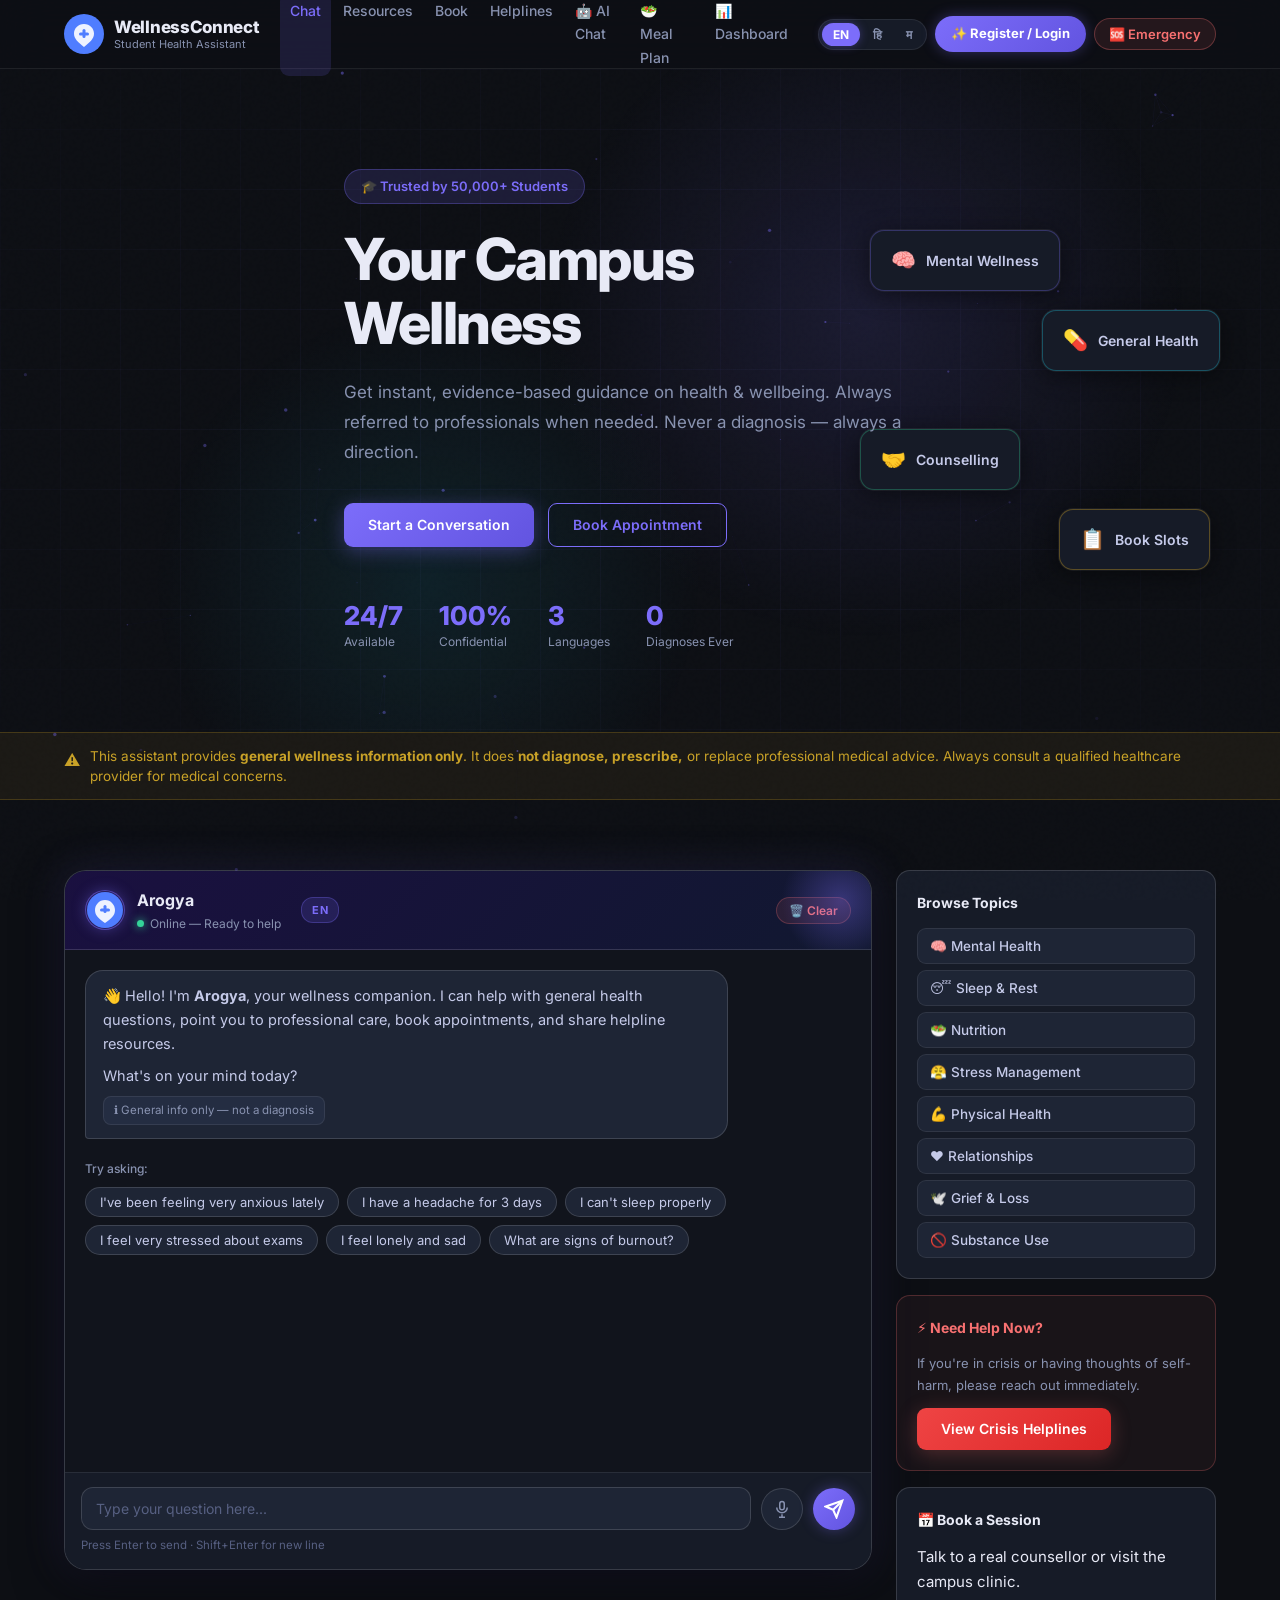
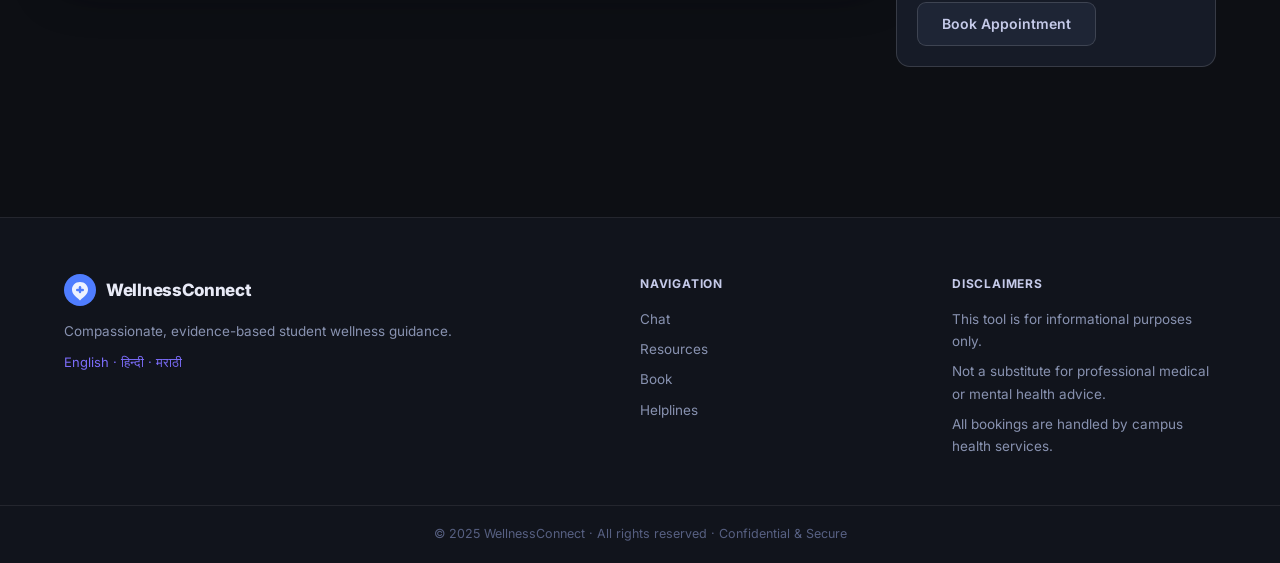
<file: groupid107/index.html>
<!DOCTYPE html>
<html lang="en">
<head>
  <meta charset="UTF-8" />
  <meta name="viewport" content="width=device-width, initial-scale=1.0"/>
  <title>WellnessConnect — Student Health & Wellbeing Assistant</title>
  <link rel="preconnect" href="https://fonts.googleapis.com">
  <link href="https://fonts.googleapis.com/css2?family=Inter:wght@300;400;500;600;700;800&display=swap" rel="stylesheet">
  <link rel="stylesheet" href="styles.css"/>
</head>
<body>
<canvas id="particles" style="position:fixed;inset:0;z-index:0;pointer-events:none"></canvas>

<!-- HEADER / NAV -->
<header class="header" id="header">
  <div class="container nav-container">
    <div class="logo">
      <div class="logo-icon">
        <svg viewBox="0 0 40 40" fill="none" xmlns="http://www.w3.org/2000/svg" width="40" height="40">
          <circle cx="20" cy="20" r="20" fill="#4f7dff"/>
          <path d="M20 10 C14 10 10 14.5 10 19.5 C10 25 14 28 20 33 C26 28 30 25 30 19.5 C30 14.5 26 10 20 10Z" fill="white" opacity="0.9"/>
          <rect x="18.5" y="15" width="3" height="9" rx="1.5" fill="#4f7dff"/>
          <rect x="15" y="18.5" width="10" height="3" rx="1.5" fill="#4f7dff"/>
        </svg>
      </div>
      <div class="logo-text">
        <span class="logo-main">WellnessConnect</span>
        <span class="logo-sub" data-i18n="logoSub">Student Health Assistant</span>
      </div>
    </div>
    <nav class="nav-links">
      <a href="#assistant" class="nav-link" data-i18n="navChat">Chat</a>
      <a href="resources.html" class="nav-link" data-i18n="navResources">Resources</a>
      <a href="#book" class="nav-link" data-i18n="navBook">Book</a>
      <a href="helplines.html" class="nav-link" data-i18n="navHelplines">Helplines</a>
      <a href="ai-assistant.html" class="nav-link">🤖 AI Chat</a>
      <a href="meal-plan.html" class="nav-link">🥗 Meal Plan</a>
      <a href="wellness-dashboard.html" class="nav-link">📊 Dashboard</a>
    </nav>
    <div class="nav-right">
      <div class="lang-selector">
        <button class="lang-btn active" data-lang="en">EN</button>
        <button class="lang-btn" data-lang="hi">हि</button>
        <button class="lang-btn" data-lang="mr">म</button>
      </div>
      <a href="register.html" class="register-nav-btn">✨ Register / Login</a>
      <button class="emergency-btn" onclick="window.location.href='helplines.html'" data-i18n="emergencyBtn">🆘 Emergency</button>
    </div>
    <button class="hamburger" id="hamburger" aria-label="Menu">
      <span></span><span></span><span></span>
    </button>
  </div>
</header>

<!-- HERO -->
<section class="hero" id="home">
  <div class="hero-bg"></div>
  <div class="container hero-content">
    <div class="hero-badge" data-i18n="heroBadge">🎓 Trusted by 50,000+ Students</div>
    <h1 class="hero-title" data-i18n="heroTitle">Your Campus Wellness <span class="gradient-text">Companion</span></h1>
    <p class="hero-desc" data-i18n="heroDesc">Get instant, evidence-based guidance on health & wellbeing. Always referred to professionals when needed. Never a diagnosis — always a direction.</p>
    <div class="hero-actions">
      <button class="btn btn-primary" onclick="showSection('assistant')" data-i18n="heroCTA">Start a Conversation</button>
      <button class="btn btn-outline" onclick="showSection('book')" data-i18n="heroBook">Book Appointment</button>
    </div>
    <div class="hero-stats">
      <div class="stat"><span class="stat-num">24/7</span><span class="stat-label" data-i18n="stat1">Available</span></div>
      <div class="stat"><span class="stat-num">100%</span><span class="stat-label" data-i18n="stat2">Confidential</span></div>
      <div class="stat"><span class="stat-num">3</span><span class="stat-label" data-i18n="stat3">Languages</span></div>
      <div class="stat"><span class="stat-num">0</span><span class="stat-label" data-i18n="stat4">Diagnoses Ever</span></div>
    </div>
  </div>
  <div class="hero-visual">
    <div class="floating-card fc1">
      <span class="fc-icon">🧠</span>
      <span data-i18n="fc1">Mental Wellness</span>
    </div>
    <div class="floating-card fc2">
      <span class="fc-icon">💊</span>
      <span data-i18n="fc2">General Health</span>
    </div>
    <div class="floating-card fc3">
      <span class="fc-icon">🤝</span>
      <span data-i18n="fc3">Counselling</span>
    </div>
    <div class="floating-card fc4">
      <span class="fc-icon">📋</span>
      <span data-i18n="fc4">Book Slots</span>
    </div>
  </div>
</section>

<!-- DISCLAIMER BANNER -->
<div class="disclaimer-banner">
  <div class="container">
    <span class="disclaimer-icon">⚠️</span>
    <span data-i18n="disclaimer">This assistant provides <strong>general wellness information only</strong>. It does <strong>not diagnose, prescribe,</strong> or replace professional medical advice. Always consult a qualified healthcare provider for medical concerns.</span>
  </div>
</div>

<!-- MAIN SECTIONS -->
<main class="main-sections">

  <!-- ASSISTANT SECTION -->
  <section class="section active" id="assistant">
    <div class="container section-grid">
      <div class="chat-panel">
        <div class="chat-header">
          <div class="chat-avatar">
            <svg viewBox="0 0 36 36" width="36" height="36">
              <circle cx="18" cy="18" r="18" fill="#4f7dff"/>
              <path d="M18 8 C12 8 8 13 8 18 C8 24 12 26.5 18 31 C24 26.5 28 24 28 18 C28 13 24 8 18 8Z" fill="white" opacity="0.9"/>
              <rect x="16.5" y="13" width="3" height="8" rx="1.5" fill="#4f7dff"/>
              <rect x="13" y="16.5" width="10" height="3" rx="1.5" fill="#4f7dff"/>
            </svg>
          </div>
          <div>
            <div class="chat-name">Arogya</div>
            <div class="chat-status"><span class="status-dot"></span><span data-i18n="onlineStatus">Online — Ready to help</span></div>
          </div>
          <div class="chat-lang-tag" id="chatLangTag">EN</div>
          <button class="clear-chat-btn" onclick="clearChat()" title="Clear conversation">🗑️ Clear</button>
        </div>

        <div class="chat-messages" id="chatMessages">
          <div class="msg-group bot">
            <div class="msg bot-msg" id="welcomeMsg">
              <p data-i18n="welcomeMsg">👋 Hello! I'm <strong>Arogya</strong>, your wellness companion. I can help with general health questions, point you to professional care, book appointments, and share helpline resources.</p>
              <p data-i18n="welcomeMsg2" class="mt-8">What's on your mind today?</p>
              <div class="msg-citation">ℹ️ <span data-i18n="noDiagnosis">General info only — not a diagnosis</span></div>
            </div>
          </div>
          <div class="quick-prompts" id="quickPrompts">
            <p class="qp-label" data-i18n="tryAsking">Try asking:</p>
            <div class="qp-grid">
              <button class="qp-btn" onclick="sendQuickPrompt(this)" data-i18n="qp1">I've been feeling very anxious lately</button>
              <button class="qp-btn" onclick="sendQuickPrompt(this)" data-i18n="qp2">I have a headache for 3 days</button>
              <button class="qp-btn" onclick="sendQuickPrompt(this)" data-i18n="qp3">I can't sleep properly</button>
              <button class="qp-btn" onclick="sendQuickPrompt(this)" data-i18n="qp4">I feel very stressed about exams</button>
              <button class="qp-btn" onclick="sendQuickPrompt(this)" data-i18n="qp5">I feel lonely and sad</button>
              <button class="qp-btn" onclick="sendQuickPrompt(this)" data-i18n="qp6">What are signs of burnout?</button>
            </div>
          </div>
        </div>

        <div class="chat-input-area">
          <div class="typing-indicator" id="typingIndicator" style="display:none">
            <span data-i18n="typing">Arogya is thinking</span>
            <div class="dots"><div></div><div></div><div></div></div>
          </div>
          <div class="chat-input-row">
            <textarea
              id="chatInput"
              class="chat-input"
              rows="1"
              placeholder="Type your question here..."
              data-placeholder-en="Type your question here..."
              data-placeholder-hi="यहाँ अपना प्रश्न टाइप करें..."
              data-placeholder-mr="येथे आपला प्रश्न टाइप करा..."
              onkeydown="handleInputKey(event)"
            ></textarea>
            <button class="mic-btn" id="micBtn" onclick="toggleMic()" title="Voice input">
              <svg id="micIcon" viewBox="0 0 24 24" fill="none" stroke="currentColor" stroke-width="2" width="18" height="18">
                <rect x="9" y="2" width="6" height="11" rx="3"></rect>
                <path d="M5 10a7 7 0 0 0 14 0"></path>
                <line x1="12" y1="19" x2="12" y2="23"></line>
                <line x1="8" y1="23" x2="16" y2="23"></line>
              </svg>
            </button>
            <button class="send-btn" id="sendBtn" onclick="sendMessage()">
              <svg viewBox="0 0 24 24" fill="none" stroke="currentColor" stroke-width="2.5" width="20" height="20">
                <line x1="22" y1="2" x2="11" y2="13"></line>
                <polygon points="22 2 15 22 11 13 2 9 22 2"></polygon>
              </svg>
            </button>
          </div>
          <div class="input-note" data-i18n="inputNote">Press Enter to send · Shift+Enter for new line</div>
        </div>
      </div>

      <!-- SIDEBAR -->
      <div class="chat-sidebar">
        <div class="sidebar-card">
          <h3 class="sidebar-title" data-i18n="topicsTitle">Browse Topics</h3>
          <div class="topic-list">
            <button class="topic-btn" onclick="askTopic('mental health')" data-i18n="topic1">🧠 Mental Health</button>
            <button class="topic-btn" onclick="askTopic('sleep')" data-i18n="topic2">😴 Sleep & Rest</button>
            <button class="topic-btn" onclick="askTopic('nutrition')" data-i18n="topic3">🥗 Nutrition</button>
            <button class="topic-btn" onclick="askTopic('stress')" data-i18n="topic4">😤 Stress Management</button>
            <button class="topic-btn" onclick="askTopic('physical health')" data-i18n="topic5">💪 Physical Health</button>
            <button class="topic-btn" onclick="askTopic('relationships')" data-i18n="topic6">❤️ Relationships</button>
            <button class="topic-btn" onclick="askTopic('grief')" data-i18n="topic7">🕊️ Grief & Loss</button>
            <button class="topic-btn" onclick="askTopic('substance use')" data-i18n="topic8">🚫 Substance Use</button>
          </div>
        </div>
        <div class="sidebar-card urgent-card">
          <h3 class="sidebar-title urgent" data-i18n="urgentTitle">⚡ Need Help Now?</h3>
          <p data-i18n="urgentDesc">If you're in crisis or having thoughts of self-harm, please reach out immediately.</p>
          <button class="btn btn-urgent" onclick="showSection('helplines')" data-i18n="urgentBtn">View Crisis Helplines</button>
        </div>
        <div class="sidebar-card">
          <h3 class="sidebar-title" data-i18n="bookNowTitle">📅 Book a Session</h3>
          <p data-i18n="bookNowDesc">Talk to a real counsellor or visit the campus clinic.</p>
          <button class="btn btn-secondary mt-8" onclick="showSection('book')" data-i18n="bookNowBtn">Book Appointment</button>
        </div>
      </div>
    </div>
  </section>

  <!-- RESOURCES SECTION -->
  <section class="section" id="resources">
    <div class="container">
      <div class="section-header">
        <h2 data-i18n="resourcesTitle">Wellness Knowledge Base</h2>
        <p data-i18n="resourcesDesc">Vetted, evidence-based articles on student health & wellbeing. All information is sourced from recognised health organisations.</p>
      </div>
      <div class="resources-filter">
        <button class="filter-btn active" data-filter="all" data-i18n="filterAll">All</button>
        <button class="filter-btn" data-filter="mental" data-i18n="filterMental">Mental Health</button>
        <button class="filter-btn" data-filter="physical" data-i18n="filterPhysical">Physical</button>
        <button class="filter-btn" data-filter="lifestyle" data-i18n="filterLifestyle">Lifestyle</button>
        <button class="filter-btn" data-filter="crisis" data-i18n="filterCrisis">Crisis</button>
      </div>
      <div class="resources-grid" id="resourcesGrid">
        <!-- Populated by JS -->
      </div>
    </div>
  </section>

  <!-- BOOK SECTION -->
  <section class="section" id="book">
    <div class="container">
      <div class="section-header">
        <h2 data-i18n="bookTitle">Book an Appointment</h2>
        <p data-i18n="bookDesc">Schedule a session with a campus counsellor or visit the health clinic. All bookings are confidential.</p>
      </div>
      <div class="book-grid">
        <div class="book-form-card">
          <h3 data-i18n="bookFormTitle">Appointment Details</h3>
          <form id="bookingForm" onsubmit="submitBooking(event)">
            <div class="form-group">
              <label data-i18n="formName">Full Name</label>
              <input type="text" id="bName" class="form-input" required data-i18n-placeholder-en="Your full name" data-i18n-placeholder-hi="आपका पूरा नाम" data-i18n-placeholder-mr="तुमचे पूर्ण नाव" placeholder="Your full name"/>
            </div>
            <div class="form-row">
              <div class="form-group">
                <label data-i18n="formEmail">Email</label>
                <input type="email" id="bEmail" class="form-input" required placeholder="your@college.edu"/>
              </div>
              <div class="form-group">
                <label data-i18n="formPhone">Phone</label>
                <input type="tel" id="bPhone" class="form-input" placeholder="+91 98765 43210"/>
              </div>
            </div>
            <div class="form-group">
              <label data-i18n="formType">Appointment Type</label>
              <select id="bType" class="form-input" required>
                <option value="" data-i18n="formTypeSelect">Select type...</option>
                <option value="counsellor" data-i18n="optCounsellor">Mental Health Counsellor</option>
                <option value="clinic" data-i18n="optClinic">Campus Health Clinic</option>
                <option value="nutrition" data-i18n="optNutrition">Nutritionist</option>
                <option value="physio" data-i18n="optPhysio">Physiotherapist</option>
                <option value="online" data-i18n="optOnline">Online Tele-consultation</option>
              </select>
            </div>
            <div class="form-group">
              <label data-i18n="formConcern">Primary Concern</label>
              <select id="bConcern" class="form-input" required>
                <option value="" data-i18n="formConcernSelect">Select concern...</option>
                <option value="anxiety" data-i18n="optAnxiety">Anxiety / Stress</option>
                <option value="depression" data-i18n="optDepression">Low Mood / Depression</option>
                <option value="sleep" data-i18n="optSleep">Sleep Issues</option>
                <option value="relationships" data-i18n="optRelationships">Relationship Issues</option>
                <option value="academic" data-i18n="optAcademic">Academic Pressure</option>
                <option value="physical" data-i18n="optPhysical">Physical Health</option>
                <option value="other" data-i18n="optOther">Other</option>
              </select>
            </div>
            <div class="form-row">
              <div class="form-group">
                <label data-i18n="formDate">Preferred Date</label>
                <input type="date" id="bDate" class="form-input" required/>
              </div>
              <div class="form-group">
                <label data-i18n="formTime">Preferred Time</label>
                <select id="bTime" class="form-input" required>
                  <option value="" data-i18n="formTimeSelect">Select time...</option>
                  <option value="9:00">9:00 AM</option>
                  <option value="10:00">10:00 AM</option>
                  <option value="11:00">11:00 AM</option>
                  <option value="12:00">12:00 PM</option>
                  <option value="14:00">2:00 PM</option>
                  <option value="15:00">3:00 PM</option>
                  <option value="16:00">4:00 PM</option>
                  <option value="17:00">5:00 PM</option>
                </select>
              </div>
            </div>
            <div class="form-group">
              <label data-i18n="formNotes">Additional Notes (Optional)</label>
              <textarea id="bNotes" class="form-input form-textarea" rows="3" placeholder="Anything you'd like us to know in advance..."></textarea>
            </div>
            <div class="form-check">
              <input type="checkbox" id="bConsent" required/>
              <label for="bConsent" data-i18n="formConsent">I understand this is a real booking and information will be kept confidential per campus policy.</label>
            </div>
            <button type="submit" class="btn btn-primary full-width mt-16" data-i18n="formSubmit">Confirm Booking</button>
          </form>
        </div>

        <!-- INLINE HISTORY PANEL -->
        <div style="margin-top:28px;background:var(--surface);border:1px solid var(--border2);border-radius:var(--radius-lg);padding:24px 28px;box-shadow:var(--shadow)">
          <div style="display:flex;align-items:center;gap:12px;margin-bottom:18px">
            <h3 style="font-size:16px;font-weight:800;flex:1">📋 Recent Appointments</h3>
            <a href="dashboard.html" style="font-size:13px;color:var(--primary);font-weight:600;text-decoration:none;display:flex;align-items:center;gap:4px">View All →</a>
          </div>
          <div id="inlineHistoryGrid" style="display:flex;flex-direction:column;gap:10px"></div>
        </div>

        <div class="book-info-panel">
          <div class="info-card">
            <div class="info-icon">📍</div>
            <h4 data-i18n="clinicTitle">Campus Health Centre</h4>
            <p data-i18n="clinicAddr">Ground Floor, Student Services Building<br/>Mon–Fri: 8 AM – 8 PM<br/>Sat: 9 AM – 2 PM</p>
          </div>
          <div class="info-card">
            <div class="info-icon">💙</div>
            <h4 data-i18n="counselTitle">Counselling Centre</h4>
            <p data-i18n="counselAddr">2nd Floor, Wellness Wing<br/>Walk-ins accepted 10 AM – 4 PM<br/>Scheduled sessions available all day</p>
          </div>
          <div class="info-card">
            <div class="info-icon">🖥️</div>
            <h4 data-i18n="teleTitle">Tele-Consultation</h4>
            <p data-i18n="teleDesc">Available via video call. Link sent to email after booking. 24-hr advance booking required.</p>
          </div>
          <div class="availability-grid">
            <h4 data-i18n="availTitle">This Week's Availability</h4>
            <div class="avail-slots" id="availSlots">
              <!-- Populated by JS -->
            </div>
          </div>
        </div>
      </div>
    </div>
  </section>

  <!-- HELPLINES SECTION -->
  <section class="section" id="helplines">
    <div class="container">
      <div class="section-header">
        <h2 data-i18n="helpTitle">Crisis Helplines & Support</h2>
        <p data-i18n="helpDesc">Verified helplines available 24/7. If you are in immediate danger, call 112.</p>
      </div>
      <div class="crisis-banner">
        <div class="crisis-icon">🚨</div>
        <div>
          <strong data-i18n="crisisAlert">In immediate danger? Call 112 (India Emergency Services) right now.</strong>
          <p data-i18n="crisisAlertSub">Do not wait — emergency services are available 24/7 across India.</p>
        </div>
        <a href="tel:112" class="btn btn-urgent">Call 112</a>
      </div>
      <div class="helplines-grid" id="helplinesGrid">
        <!-- Populated by JS -->
      </div>
    </div>
  </section>

</main>

<!-- BOOKING CONFIRMATION MODAL -->
<div class="modal-overlay" id="bookingModal" style="display:none">
  <div class="modal">
    <div class="modal-icon success">✅</div>
    <h3 data-i18n="modalTitle">Booking Confirmed!</h3>
    <p id="modalBody"></p>
    <div class="modal-ref" id="modalRef"></div>
    <button class="btn btn-primary" onclick="closeModal('bookingModal')" data-i18n="modalClose">Done</button>
  </div>
</div>

<!-- RESOURCE MODAL -->
<div class="modal-overlay" id="resourceModal" style="display:none">
  <div class="modal modal-large">
    <button class="modal-close" onclick="closeModal('resourceModal')">✕</button>
    <div id="resourceModalContent"></div>
  </div>
</div>

<!-- TRIAGE ALERT -->
<div class="triage-alert" id="triageAlert" style="display:none">
  <div class="triage-content">
    <div class="triage-icon">⚠️</div>
    <div>
      <strong id="triageTitle"></strong>
      <p id="triageBody"></p>
    </div>
    <button class="triage-close" onclick="document.getElementById('triageAlert').style.display='none'">✕</button>
  </div>
</div>

<!-- FOOTER -->
<footer class="footer">
  <div class="container footer-grid">
    <div class="footer-brand">
      <div class="logo">
        <div class="logo-icon small">
          <svg viewBox="0 0 40 40" fill="none" xmlns="http://www.w3.org/2000/svg" width="32" height="32">
            <circle cx="20" cy="20" r="20" fill="#4f7dff"/>
            <path d="M20 10 C14 10 10 14.5 10 19.5 C10 25 14 28 20 33 C26 28 30 25 30 19.5 C30 14.5 26 10 20 10Z" fill="white" opacity="0.9"/>
            <rect x="18.5" y="15" width="3" height="9" rx="1.5" fill="#4f7dff"/>
            <rect x="15" y="18.5" width="10" height="3" rx="1.5" fill="#4f7dff"/>
          </svg>
        </div>
        <span class="logo-main">WellnessConnect</span>
      </div>
      <p class="footer-tagline" data-i18n="footerTagline">Compassionate, evidence-based student wellness guidance.</p>
      <div class="footer-langs">
        <span>English</span> · <span>हिन्दी</span> · <span>मराठी</span>
      </div>
    </div>
    <div class="footer-links">
      <h5 data-i18n="footerNav">Navigation</h5>
      <a href="#assistant" onclick="showSection('assistant')" data-i18n="navChat">Chat Assistant</a>
      <a href="#resources" onclick="showSection('resources')" data-i18n="navResources">Resources</a>
      <a href="#book" onclick="showSection('book')" data-i18n="navBook">Book Appointment</a>
      <a href="#helplines" onclick="showSection('helplines')" data-i18n="navHelplines">Helplines</a>
    </div>
    <div class="footer-links">
      <h5 data-i18n="footerDisclaimers">Disclaimers</h5>
      <p data-i18n="footerD1">This tool is for informational purposes only.</p>
      <p data-i18n="footerD2">Not a substitute for professional medical or mental health advice.</p>
      <p data-i18n="footerD3">All bookings are handled by campus health services.</p>
    </div>
  </div>
  <div class="footer-bottom">
    <p>© 2025 WellnessConnect · <span data-i18n="footerRights">All rights reserved</span> · <span data-i18n="footerPrivacy">Confidential & Secure</span></p>
  </div>
</footer>

<script src="app.js"></script>
</body>
</html>
</file>
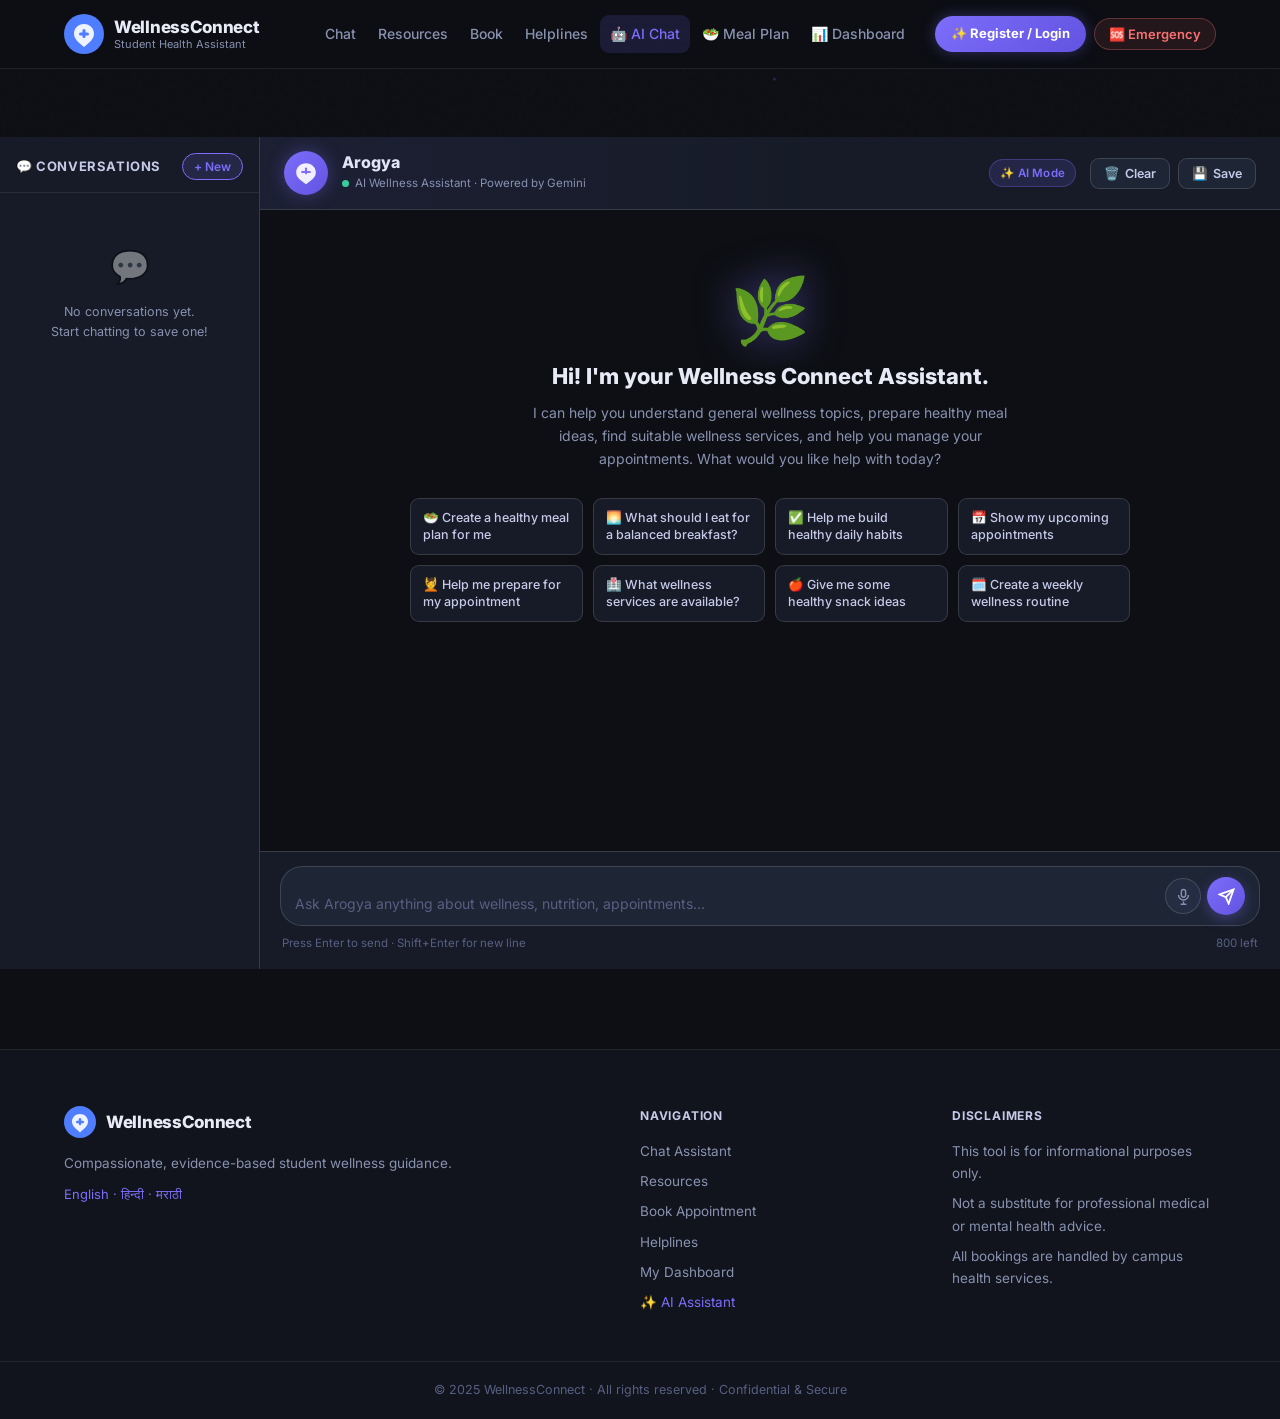
<file: groupid107/ai-assistant.html>
<!DOCTYPE html>
<html lang="en">
<head>
  <meta charset="UTF-8"/>
  <meta name="viewport" content="width=device-width, initial-scale=1.0"/>
  <title>Arogya — AI Wellness Assistant · WellnessConnect</title>
  <link rel="preconnect" href="https://fonts.googleapis.com">
  <link href="https://fonts.googleapis.com/css2?family=Inter:wght@300;400;500;600;700;800&display=swap" rel="stylesheet">
  <link rel="stylesheet" href="styles.css"/>
  <style>
    /* ═══════════════════════════════════════════════════
       AI-ASSISTANT PAGE — page-specific styles
       All CSS variables from styles.css are available
    ═══════════════════════════════════════════════════ */

    /* ── Layout shell ────────────────────────────────── */
    .ai-page {
      display: flex;
      height: calc(100vh - 68px);
      margin-top: 68px;
      overflow: hidden;
      position: relative;
      z-index: 1;
    }

    /* ── Conversation Sidebar ────────────────────────── */
    .conv-sidebar {
      width: 260px;
      min-width: 260px;
      background: var(--surface);
      border-right: 1px solid var(--border2);
      display: flex;
      flex-direction: column;
      overflow: hidden;
      transition: transform 0.3s ease, width 0.3s ease;
      z-index: 10;
    }
    .conv-sidebar-header {
      display: flex;
      align-items: center;
      justify-content: space-between;
      padding: 16px 16px 12px;
      border-bottom: 1px solid var(--border);
      flex-shrink: 0;
    }
    .conv-sidebar-title {
      font-size: 13px;
      font-weight: 700;
      color: var(--text2);
      text-transform: uppercase;
      letter-spacing: 0.6px;
      display: flex;
      align-items: center;
      gap: 6px;
    }
    .new-conv-btn {
      padding: 5px 11px;
      border-radius: 20px;
      border: 1.5px solid var(--primary);
      background: var(--primary-light);
      color: var(--primary);
      font-size: 12px;
      font-weight: 600;
      cursor: pointer;
      font-family: var(--font);
      transition: all var(--transition);
      white-space: nowrap;
    }
    .new-conv-btn:hover {
      background: var(--primary);
      color: #fff;
      box-shadow: 0 0 14px var(--primary-glow);
    }
    .conv-list {
      flex: 1;
      overflow-y: auto;
      padding: 8px 8px;
    }
    .conv-empty {
      text-align: center;
      color: var(--muted);
      font-size: 12.5px;
      padding: 40px 16px;
      line-height: 1.6;
    }
    .conv-empty-icon { font-size: 32px; display: block; margin-bottom: 10px; opacity: 0.4; }
    .conv-item {
      display: flex;
      align-items: flex-start;
      gap: 8px;
      padding: 10px 10px;
      border-radius: var(--radius-sm);
      cursor: pointer;
      transition: all var(--transition);
      border: 1px solid transparent;
      margin-bottom: 3px;
      position: relative;
    }
    .conv-item:hover { background: var(--surface2); border-color: var(--border); }
    .conv-item.active {
      background: var(--primary-light);
      border-color: rgba(124,109,250,0.3);
    }
    .conv-item-body { flex: 1; min-width: 0; }
    .conv-item-title {
      font-size: 12.5px;
      font-weight: 600;
      color: var(--text);
      white-space: nowrap;
      overflow: hidden;
      text-overflow: ellipsis;
      margin-bottom: 2px;
    }
    .conv-item.active .conv-item-title { color: var(--primary); }
    .conv-item-date {
      font-size: 11px;
      color: var(--muted);
    }
    .conv-delete-btn {
      background: none;
      border: none;
      cursor: pointer;
      color: var(--light);
      font-size: 14px;
      padding: 0 2px;
      line-height: 1;
      flex-shrink: 0;
      opacity: 0;
      transition: opacity var(--transition), color var(--transition);
    }
    .conv-item:hover .conv-delete-btn { opacity: 1; }
    .conv-delete-btn:hover { color: var(--danger); }

    /* ── Main chat column ────────────────────────────── */
    .ai-main {
      flex: 1;
      display: flex;
      flex-direction: column;
      overflow: hidden;
      background: var(--bg);
      min-width: 0;
    }

    /* ── Chat Header ─────────────────────────────────── */
    .ai-chat-header {
      display: flex;
      align-items: center;
      gap: 14px;
      padding: 14px 24px;
      background: var(--surface);
      border-bottom: 1px solid var(--border2);
      flex-shrink: 0;
      position: relative;
      overflow: hidden;
    }
    .ai-chat-header::before {
      content: '';
      position: absolute;
      inset: 0;
      background: linear-gradient(90deg, rgba(124,109,250,0.06) 0%, transparent 60%);
      pointer-events: none;
    }
    .ai-avatar {
      width: 44px;
      height: 44px;
      border-radius: 50%;
      background: linear-gradient(135deg, var(--primary) 0%, var(--primary-dark) 100%);
      display: flex;
      align-items: center;
      justify-content: center;
      flex-shrink: 0;
      box-shadow: 0 0 18px var(--primary-glow);
      position: relative;
    }
    .ai-avatar-inner { width: 28px; height: 28px; }
    .ai-header-info { flex: 1; }
    .ai-header-name {
      font-size: 16px;
      font-weight: 800;
      color: var(--text);
      line-height: 1.2;
    }
    .ai-header-sub {
      font-size: 11.5px;
      color: var(--muted);
      display: flex;
      align-items: center;
      gap: 6px;
      margin-top: 2px;
    }
    .ai-status-dot {
      width: 7px;
      height: 7px;
      border-radius: 50%;
      background: var(--success);
      animation: pulse 2s infinite;
      flex-shrink: 0;
    }
    .ai-mode-badge {
      padding: 4px 10px;
      border-radius: 20px;
      font-size: 11.5px;
      font-weight: 600;
      background: var(--primary-light);
      color: var(--primary);
      border: 1px solid rgba(124,109,250,0.3);
      letter-spacing: 0.2px;
    }
    .ai-mode-badge.offline {
      background: rgba(88,96,130,0.15);
      color: var(--muted);
      border-color: var(--border2);
    }
    .ai-header-actions {
      display: flex;
      align-items: center;
      gap: 8px;
    }
    .ai-action-btn {
      display: flex;
      align-items: center;
      gap: 5px;
      padding: 7px 13px;
      border-radius: var(--radius-sm);
      border: 1.5px solid var(--border2);
      background: var(--surface2);
      color: var(--text2);
      font-size: 12.5px;
      font-weight: 600;
      cursor: pointer;
      font-family: var(--font);
      transition: all var(--transition);
    }
    .ai-action-btn:hover { background: var(--surface3); border-color: var(--border2); color: var(--text); }
    .ai-action-btn.save:hover { border-color: rgba(52,211,153,0.4); color: var(--success); background: rgba(52,211,153,0.08); }
    .ai-action-btn.clear:hover { border-color: rgba(248,113,113,0.4); color: var(--danger); background: rgba(248,113,113,0.08); }
    .sidebar-toggle-btn {
      display: none;
      align-items: center;
      justify-content: center;
      width: 36px; height: 36px;
      border-radius: var(--radius-sm);
      border: 1.5px solid var(--border2);
      background: var(--surface2);
      cursor: pointer;
      color: var(--muted);
      font-size: 16px;
      transition: all var(--transition);
      flex-shrink: 0;
    }
    .sidebar-toggle-btn:hover { background: var(--surface3); color: var(--text); }

    /* ── Messages area ───────────────────────────────── */
    .ai-messages {
      flex: 1;
      overflow-y: auto;
      padding: 28px 24px;
      display: flex;
      flex-direction: column;
      gap: 18px;
      scroll-behavior: smooth;
    }

    /* ── Welcome screen ──────────────────────────────── */
    .ai-welcome {
      display: flex;
      flex-direction: column;
      align-items: center;
      justify-content: center;
      padding: 40px 20px 20px;
      text-align: center;
      animation: fadeSlideUp 0.5s ease;
    }
    @keyframes fadeSlideUp {
      from { opacity: 0; transform: translateY(20px); }
      to   { opacity: 1; transform: translateY(0); }
    }
    .welcome-emoji {
      font-size: 64px;
      line-height: 1;
      margin-bottom: 20px;
      filter: drop-shadow(0 0 20px rgba(124,109,250,0.5));
      animation: floatEmoji 3.5s ease-in-out infinite;
    }
    @keyframes floatEmoji {
      0%, 100% { transform: translateY(0); }
      50%       { transform: translateY(-10px); }
    }
    .welcome-title {
      font-size: 22px;
      font-weight: 800;
      color: var(--text);
      margin-bottom: 10px;
      line-height: 1.3;
    }
    .welcome-sub {
      font-size: 14px;
      color: var(--muted);
      max-width: 480px;
      line-height: 1.65;
      margin-bottom: 28px;
    }
    .welcome-chips {
      display: grid;
      grid-template-columns: repeat(4, 1fr);
      gap: 10px;
      width: 100%;
      max-width: 720px;
    }
    .welcome-chip {
      padding: 10px 12px;
      border-radius: var(--radius-sm);
      border: 1.5px solid var(--border2);
      background: var(--surface);
      color: var(--text2);
      font-size: 12.5px;
      font-weight: 500;
      cursor: pointer;
      font-family: var(--font);
      text-align: left;
      line-height: 1.4;
      transition: all var(--transition);
    }
    .welcome-chip:hover {
      border-color: var(--primary);
      color: var(--primary);
      background: var(--primary-light);
      transform: translateY(-2px);
      box-shadow: 0 6px 20px var(--primary-glow);
    }

    /* ── Message bubbles ─────────────────────────────── */
    .ai-msg-group {
      display: flex;
      flex-direction: column;
      gap: 4px;
      animation: msgIn 0.25s ease;
    }
    @keyframes msgIn {
      from { opacity: 0; transform: translateY(8px); }
      to   { opacity: 1; transform: translateY(0); }
    }
    .ai-msg-group.user { align-items: flex-end; }
    .ai-msg-group.bot  { align-items: flex-start; }

    .ai-msg-row {
      display: flex;
      align-items: flex-end;
      gap: 10px;
    }
    .ai-msg-group.user .ai-msg-row { flex-direction: row-reverse; }

    .ai-msg-avatar {
      width: 30px;
      height: 30px;
      border-radius: 50%;
      background: linear-gradient(135deg, var(--primary) 0%, var(--primary-dark) 100%);
      display: flex;
      align-items: center;
      justify-content: center;
      flex-shrink: 0;
      font-size: 14px;
    }

    .ai-bubble {
      max-width: 72%;
      padding: 13px 16px;
      border-radius: 18px;
      font-size: 14px;
      line-height: 1.65;
      position: relative;
    }
    .ai-bubble.user {
      background: linear-gradient(135deg, var(--primary) 0%, var(--primary-dark) 100%);
      color: #fff;
      border-bottom-right-radius: 5px;
      box-shadow: 0 4px 20px var(--primary-glow);
    }
    .ai-bubble.bot {
      background: var(--surface);
      color: var(--text);
      border: 1px solid var(--border2);
      border-bottom-left-radius: 5px;
      box-shadow: var(--shadow);
    }
    .ai-bubble.bot strong { color: var(--text); }
    .ai-bubble.bot em { color: var(--muted); }
    .ai-bubble.bot ul { padding-left: 18px; margin-top: 6px; }
    .ai-bubble.bot li { margin: 3px 0; color: var(--text2); }
    .ai-bubble.bot p + p { margin-top: 8px; }

    .ai-msg-citation {
      font-size: 11px;
      color: var(--muted);
      display: flex;
      align-items: center;
      gap: 4px;
      padding: 5px 8px;
      background: rgba(124,109,250,0.07);
      border-left: 2px solid rgba(124,109,250,0.3);
      border-radius: 0 4px 4px 0;
      margin-top: 6px;
      width: fit-content;
    }
    .ai-msg-time {
      font-size: 10.5px;
      color: var(--light);
      margin-top: 3px;
      padding: 0 4px;
    }
    .ai-msg-group.user .ai-msg-time { text-align: right; }

    /* ── Contextual chips after response ─────────────── */
    .ctx-chips {
      display: flex;
      flex-wrap: wrap;
      gap: 7px;
      margin-top: 8px;
    }
    .ctx-chip {
      padding: 5px 12px;
      border-radius: 20px;
      border: 1.5px solid var(--border2);
      background: var(--surface2);
      color: var(--text2);
      font-size: 12px;
      font-weight: 500;
      cursor: pointer;
      font-family: var(--font);
      transition: all var(--transition);
    }
    .ctx-chip:hover {
      border-color: var(--primary);
      color: var(--primary);
      background: var(--primary-light);
    }

    /* ── Typing indicator ────────────────────────────── */
    .ai-typing {
      display: none;
      align-items: center;
      gap: 10px;
      padding: 4px 0;
    }
    .ai-typing-text {
      font-size: 13px;
      color: var(--muted);
      font-style: italic;
    }
    .ai-typing-dots { display: flex; gap: 4px; }
    .ai-typing-dots span {
      width: 6px; height: 6px;
      border-radius: 50%;
      background: var(--primary);
      animation: bounce 1.4s infinite;
      opacity: 0.6;
    }
    .ai-typing-dots span:nth-child(2) { animation-delay: 0.2s; }
    .ai-typing-dots span:nth-child(3) { animation-delay: 0.4s; }

    /* ── Meal plan progress ──────────────────────────── */
    .meal-progress {
      display: none;
      background: var(--surface);
      border: 1px solid rgba(124,109,250,0.25);
      border-radius: var(--radius);
      padding: 12px 16px;
      margin-bottom: 10px;
      flex-shrink: 0;
    }
    .meal-progress-label {
      font-size: 12px;
      color: var(--primary);
      font-weight: 600;
      margin-bottom: 7px;
    }
    .meal-progress-bar {
      height: 4px;
      border-radius: 4px;
      background: var(--surface3);
      overflow: hidden;
    }
    .meal-progress-fill {
      height: 100%;
      border-radius: 4px;
      background: linear-gradient(90deg, var(--primary), var(--accent));
      transition: width 0.4s ease;
    }

    /* ── Input area ──────────────────────────────────── */
    .ai-input-wrap {
      padding: 14px 20px 16px;
      background: var(--surface);
      border-top: 1px solid var(--border2);
      flex-shrink: 0;
    }
    .ai-input-inner {
      background: var(--surface2);
      border: 1.5px solid var(--border2);
      border-radius: var(--radius-lg);
      padding: 10px 14px;
      display: flex;
      align-items: flex-end;
      gap: 8px;
      transition: border-color var(--transition), box-shadow var(--transition);
    }
    .ai-input-inner:focus-within {
      border-color: var(--primary);
      box-shadow: 0 0 0 3px var(--primary-light);
    }
    .ai-textarea {
      flex: 1;
      background: none;
      border: none;
      outline: none;
      color: var(--text);
      font-family: var(--font);
      font-size: 14px;
      line-height: 1.55;
      resize: none;
      min-height: 22px;
      max-height: 96px;
      overflow-y: auto;
    }
    .ai-textarea::placeholder { color: var(--light); }
    .ai-input-actions {
      display: flex;
      align-items: center;
      gap: 6px;
      flex-shrink: 0;
    }
    .ai-send-btn {
      width: 38px;
      height: 38px;
      border-radius: 50%;
      border: none;
      background: linear-gradient(135deg, var(--primary) 0%, var(--primary-dark) 100%);
      color: #fff;
      cursor: pointer;
      display: flex;
      align-items: center;
      justify-content: center;
      transition: all var(--transition);
      flex-shrink: 0;
      box-shadow: 0 4px 14px var(--primary-glow);
    }
    .ai-send-btn:hover { transform: scale(1.08); box-shadow: 0 6px 22px var(--primary-glow); }
    .ai-send-btn:active { transform: scale(0.94); }
    .ai-send-btn:disabled { opacity: 0.4; cursor: not-allowed; transform: none; box-shadow: none; }
    .ai-mic-btn {
      width: 36px; height: 36px;
      border-radius: 50%;
      border: 1.5px solid var(--border2);
      background: var(--surface3);
      color: var(--muted);
      cursor: pointer;
      display: flex;
      align-items: center;
      justify-content: center;
      transition: all var(--transition);
      flex-shrink: 0;
    }
    .ai-mic-btn:hover { border-color: var(--primary); color: var(--primary); background: var(--primary-light); }
    .ai-mic-btn.listening { background: rgba(248,113,113,0.15); border-color: var(--danger); color: var(--danger); animation: micPulse 1.2s ease-in-out infinite; }
    .ai-input-footer {
      display: flex;
      align-items: center;
      justify-content: space-between;
      margin-top: 8px;
      padding: 0 2px;
    }
    .ai-input-hint {
      font-size: 11.5px;
      color: var(--light);
    }
    .ai-char-counter {
      font-size: 11.5px;
      color: var(--light);
    }
    .ai-char-counter.warn { color: var(--warning); }
    .ai-char-counter.over { color: var(--danger); font-weight: 600; }

    /* ── Meal plan save button ───────────────────────── */
    .save-meal-btn {
      display: inline-flex;
      align-items: center;
      gap: 6px;
      margin-top: 10px;
      padding: 8px 16px;
      border-radius: var(--radius-sm);
      border: 1.5px solid rgba(52,211,153,0.3);
      background: rgba(52,211,153,0.08);
      color: var(--success);
      font-size: 13px;
      font-weight: 600;
      cursor: pointer;
      font-family: var(--font);
      transition: all var(--transition);
    }
    .save-meal-btn:hover { background: rgba(52,211,153,0.15); border-color: var(--success); }

    /* ── Sidebar mobile drawer ───────────────────────── */
    .sidebar-backdrop {
      display: none;
      position: fixed;
      inset: 0;
      background: rgba(0,0,0,0.55);
      z-index: 9;
    }
    .sidebar-backdrop.open { display: block; }

    /* ── Mobile nav override ─────────────────────────── */
    .mobile-nav { display: none; }
    .mobile-nav.open { display: block; }

    /* ══════════════════════════════════════════════════
       Responsive
    ══════════════════════════════════════════════════ */
    @media (max-width: 960px) {
      .welcome-chips { grid-template-columns: repeat(2, 1fr); }
      .ai-bubble { max-width: 85%; }
    }
    @media (max-width: 768px) {
      .conv-sidebar {
        position: fixed;
        top: 68px;
        left: 0;
        bottom: 0;
        transform: translateX(-100%);
        z-index: 10;
        box-shadow: var(--shadow-lg);
      }
      .conv-sidebar.open {
        transform: translateX(0);
      }
      .sidebar-toggle-btn { display: flex; }
      .ai-chat-header { padding: 12px 16px; gap: 10px; }
      .ai-action-btn span { display: none; }
      .ai-action-btn { padding: 7px 10px; }
      .ai-messages { padding: 20px 14px; }
      .ai-input-wrap { padding: 10px 12px 12px; }
      .welcome-chips { grid-template-columns: 1fr 1fr; }
      .welcome-title { font-size: 18px; }
    }
    @media (max-width: 480px) {
      .welcome-chips { grid-template-columns: 1fr; }
      .ai-bubble { max-width: 92%; }
      .ai-header-actions .save { display: none; }
    }
  </style>
</head>
<body>
<canvas id="particles" style="position:fixed;inset:0;z-index:0;pointer-events:none"></canvas>

<!-- ══════════════════════════════════════════════
     HEADER
══════════════════════════════════════════════ -->
<header class="header" id="header">
  <div class="container nav-container">
    <a href="index.html" class="logo" style="text-decoration:none">
      <div class="logo-icon">
        <svg viewBox="0 0 40 40" fill="none" xmlns="http://www.w3.org/2000/svg" width="40" height="40">
          <circle cx="20" cy="20" r="20" fill="#4f7dff"/>
          <path d="M20 10 C14 10 10 14.5 10 19.5 C10 25 14 28 20 33 C26 28 30 25 30 19.5 C30 14.5 26 10 20 10Z" fill="white" opacity="0.9"/>
          <rect x="18.5" y="15" width="3" height="9" rx="1.5" fill="#4f7dff"/>
          <rect x="15" y="18.5" width="10" height="3" rx="1.5" fill="#4f7dff"/>
        </svg>
      </div>
      <div class="logo-text">
        <span class="logo-main">WellnessConnect</span>
        <span class="logo-sub">Student Health Assistant</span>
      </div>
    </a>
    <nav class="nav-links">
      <a href="index.html" class="nav-link">Chat</a>
      <a href="resources.html" class="nav-link">Resources</a>
      <a href="index.html" class="nav-link">Book</a>
      <a href="helplines.html" class="nav-link">Helplines</a>
      <a href="ai-assistant.html" class="nav-link active">🤖 AI Chat</a>
      <a href="meal-plan.html" class="nav-link">🥗 Meal Plan</a>
      <a href="wellness-dashboard.html" class="nav-link">📊 Dashboard</a>
    </nav>
    <div class="nav-right">
      <a href="register.html" class="register-nav-btn">✨ Register / Login</a>
      <button class="emergency-btn" onclick="window.location.href='helplines.html'">🆘 Emergency</button>
    </div>
    <button class="hamburger" id="hamburger" aria-label="Menu">
      <span></span><span></span><span></span>
    </button>
  </div>
</header>

<!-- Mobile Nav -->
<div class="mobile-nav" id="mobileNav">
  <div style="position:fixed;inset:0;background:rgba(0,0,0,0.55);z-index:98" onclick="closeMobileNav()"></div>
  <div class="mobile-nav-panel">
    <button class="mobile-nav-close" onclick="closeMobileNav()">✕</button>
    <a href="index.html" class="mobile-nav-link">Chat</a>
    <a href="resources.html" class="mobile-nav-link">Resources</a>
    <a href="index.html#book" class="mobile-nav-link">Book</a>
    <a href="helplines.html" class="mobile-nav-link">Helplines</a>
    <a href="dashboard.html" class="mobile-nav-link">My Dashboard</a>
    <a href="ai-assistant.html" class="mobile-nav-link" style="color:var(--primary)">✨ AI Assistant</a>
    <a href="register.html" class="mobile-nav-link" style="color:var(--primary)">Register / Login</a>
    <a href="helplines.html" class="mobile-nav-link" style="color:var(--danger)">🆘 Emergency</a>
  </div>
</div>

<!-- ══════════════════════════════════════════════
     TWO-COLUMN LAYOUT
══════════════════════════════════════════════ -->
<div class="ai-page">

  <!-- Backdrop for mobile sidebar -->
  <div class="sidebar-backdrop" id="sidebarBackdrop" onclick="closeSidebar()"></div>

  <!-- ── LEFT SIDEBAR ─────────────────────────── -->
  <aside class="conv-sidebar" id="convSidebar">
    <div class="conv-sidebar-header">
      <span class="conv-sidebar-title">💬 Conversations</span>
      <button class="new-conv-btn" onclick="startNewConversation()">+ New</button>
    </div>
    <div class="conv-list" id="convList">
      <!-- Populated by JS -->
    </div>
  </aside>

  <!-- ── MAIN CHAT AREA ────────────────────────── -->
  <div class="ai-main">

    <!-- Chat Header -->
    <div class="ai-chat-header">
      <button class="sidebar-toggle-btn" id="sidebarToggle" onclick="toggleSidebar()" title="Conversations">☰</button>
      <div class="ai-avatar">
        <svg class="ai-avatar-inner" viewBox="0 0 40 40" fill="none" xmlns="http://www.w3.org/2000/svg">
          <path d="M20 6 C12 6 6 12 6 19 C6 27 12 30 20 36 C28 30 34 27 34 19 C34 12 28 6 20 6Z" fill="white" opacity="0.9"/>
          <rect x="18.5" y="12" width="3" height="10" rx="1.5" fill="#7c6dfa"/>
          <rect x="13" y="17" width="14" height="3" rx="1.5" fill="#7c6dfa"/>
        </svg>
      </div>
      <div class="ai-header-info">
        <div class="ai-header-name">Arogya</div>
        <div class="ai-header-sub">
          <span class="ai-status-dot"></span>
          AI Wellness Assistant · Powered by Gemini
        </div>
      </div>
      <div class="ai-mode-badge" id="aiModeBadge">✨ AI Mode</div>
      <div class="ai-header-actions">
        <button class="ai-action-btn clear" onclick="clearAIChat()" title="Clear chat">🗑️ <span>Clear</span></button>
        <button class="ai-action-btn save" onclick="saveConversation()" title="Save to sidebar">💾 <span>Save</span></button>
      </div>
    </div>

    <!-- Meal plan progress bar -->
    <div class="meal-progress" id="mealProgress">
      <div class="meal-progress-label" id="mealProgressLabel">🍽️ Meal Plan Setup — Step 1/5</div>
      <div class="meal-progress-bar">
        <div class="meal-progress-fill" id="mealProgressFill" style="width:20%"></div>
      </div>
    </div>

    <!-- Messages -->
    <div class="ai-messages" id="aiMessages">

      <!-- Welcome screen -->
      <div class="ai-welcome" id="aiWelcome">
        <div class="welcome-emoji">🌿</div>
        <div class="welcome-title">Hi! I'm your Wellness Connect Assistant.</div>
        <div class="welcome-sub">I can help you understand general wellness topics, prepare healthy meal ideas, find suitable wellness services, and help you manage your appointments. What would you like help with today?</div>
        <div class="welcome-chips">
          <button class="welcome-chip" onclick="sendChip(this)">🥗 Create a healthy meal plan for me</button>
          <button class="welcome-chip" onclick="sendChip(this)">🌅 What should I eat for a balanced breakfast?</button>
          <button class="welcome-chip" onclick="sendChip(this)">✅ Help me build healthy daily habits</button>
          <button class="welcome-chip" onclick="sendChip(this)">📅 Show my upcoming appointments</button>
          <button class="welcome-chip" onclick="sendChip(this)">💆 Help me prepare for my appointment</button>
          <button class="welcome-chip" onclick="sendChip(this)">🏥 What wellness services are available?</button>
          <button class="welcome-chip" onclick="sendChip(this)">🍎 Give me some healthy snack ideas</button>
          <button class="welcome-chip" onclick="sendChip(this)">🗓️ Create a weekly wellness routine</button>
        </div>
      </div>

    </div>

    <!-- Typing indicator (outside messages so it stays visible) -->
    <div class="ai-typing" id="aiTyping" style="display:none;padding:6px 24px 2px;">
      <div class="ai-msg-avatar" style="width:26px;height:26px;font-size:12px">🌿</div>
      <span class="ai-typing-text">Arogya is thinking…</span>
      <div class="ai-typing-dots"><span></span><span></span><span></span></div>
    </div>

    <!-- Input area -->
    <div class="ai-input-wrap">
      <div class="ai-input-inner">
        <textarea
          id="aiInput"
          class="ai-textarea"
          rows="1"
          placeholder="Ask Arogya anything about wellness, nutrition, appointments…"
          onkeydown="handleAIKey(event)"
          oninput="handleAIInput()"
          maxlength="800"
        ></textarea>
        <div class="ai-input-actions">
          <button class="ai-mic-btn" id="aiMicBtn" onclick="toggleAIMic()" title="Voice input">
            <svg viewBox="0 0 24 24" fill="none" stroke="currentColor" stroke-width="2" width="17" height="17">
              <rect x="9" y="2" width="6" height="11" rx="3"></rect>
              <path d="M5 10a7 7 0 0 0 14 0"></path>
              <line x1="12" y1="19" x2="12" y2="23"></line>
              <line x1="8" y1="23" x2="16" y2="23"></line>
            </svg>
          </button>
          <button class="ai-send-btn" id="aiSendBtn" onclick="sendAIMessage()" title="Send">
            <svg viewBox="0 0 24 24" fill="none" stroke="currentColor" stroke-width="2.5" width="17" height="17">
              <line x1="22" y1="2" x2="11" y2="13"></line>
              <polygon points="22 2 15 22 11 13 2 9 22 2"></polygon>
            </svg>
          </button>
        </div>
      </div>
      <div class="ai-input-footer">
        <span class="ai-input-hint">Press Enter to send · Shift+Enter for new line</span>
        <span class="ai-char-counter" id="aiCharCounter">800 left</span>
      </div>
    </div>

  </div><!-- /ai-main -->
</div><!-- /ai-page -->

<!-- ══════════════════════════════════════════════
     TRIAGE ALERT (reused from main)
══════════════════════════════════════════════ -->
<div class="triage-alert" id="aiTriageAlert" style="display:none">
  <div class="triage-content">
    <div class="triage-icon">⚠️</div>
    <div>
      <strong id="aiTriageTitle"></strong>
      <p id="aiTriageBody"></p>
    </div>
    <button class="triage-close" onclick="document.getElementById('aiTriageAlert').style.display='none'">✕</button>
  </div>
</div>

<!-- ══════════════════════════════════════════════
     FOOTER
══════════════════════════════════════════════ -->
<footer class="footer">
  <div class="container footer-grid">
    <div class="footer-brand">
      <div class="logo" style="margin-bottom:14px">
        <div class="logo-icon">
          <svg viewBox="0 0 40 40" fill="none" xmlns="http://www.w3.org/2000/svg" width="32" height="32">
            <circle cx="20" cy="20" r="20" fill="#4f7dff"/>
            <path d="M20 10 C14 10 10 14.5 10 19.5 C10 25 14 28 20 33 C26 28 30 25 30 19.5 C30 14.5 26 10 20 10Z" fill="white" opacity="0.9"/>
            <rect x="18.5" y="15" width="3" height="9" rx="1.5" fill="#4f7dff"/>
            <rect x="15" y="18.5" width="10" height="3" rx="1.5" fill="#4f7dff"/>
          </svg>
        </div>
        <span class="logo-main">WellnessConnect</span>
      </div>
      <p class="footer-tagline">Compassionate, evidence-based student wellness guidance.</p>
      <div class="footer-langs"><span>English</span> · <span>हिन्दी</span> · <span>मराठी</span></div>
    </div>
    <div class="footer-links">
      <h5>Navigation</h5>
      <a href="index.html">Chat Assistant</a>
      <a href="resources.html">Resources</a>
      <a href="index.html#book">Book Appointment</a>
      <a href="helplines.html">Helplines</a>
      <a href="dashboard.html">My Dashboard</a>
      <a href="ai-assistant.html" style="color:var(--primary)">✨ AI Assistant</a>
    </div>
    <div class="footer-links">
      <h5>Disclaimers</h5>
      <p>This tool is for informational purposes only.</p>
      <p>Not a substitute for professional medical or mental health advice.</p>
      <p>All bookings are handled by campus health services.</p>
    </div>
  </div>
  <div class="footer-bottom">
    <p>© 2025 WellnessConnect · All rights reserved · Confidential &amp; Secure</p>
  </div>
</footer>

<!-- Load app.js (provides: callGeminiAPI, chatHistory, streamText, formatText,
     SYSTEM_INSTRUCTION, TRIAGE_URGENT, LOCAL_FALLBACK, getLocalFallback,
     classifyLocal, GEMINI_API_KEY, etc.) -->
<script src="app.js"></script>

<script>
/* ══════════════════════════════════════════════════════════════════════
   AI-ASSISTANT PAGE SCRIPT
   Depends on globals from app.js:
     callGeminiAPI, chatHistory, streamText, formatText,
     TRIAGE_URGENT, LOCAL_FALLBACK, getLocalFallback, classifyLocal
══════════════════════════════════════════════════════════════════════ */

'use strict';

/* ── State ───────────────────────────────────────────────────────── */
let aiIsTyping      = false;
let activeConvId    = null;
let localConvMsgs   = [];   // [{role, text, time}]
const MAX_CHARS     = 800;

/* Meal-plan state machine */
const MEAL_STEPS = ['idle','asking_age','asking_goal','asking_diet','asking_allergies','asking_schedule','generating','done'];
let mealPlanState = {
  step: 'idle',
  age: '', goal: '', diet: '', allergies: '', schedule: '',
  lastPlan: ''
};

/* ── Helpers ─────────────────────────────────────────────────────── */
function nowTime() {
  const d = new Date();
  return d.getHours().toString().padStart(2,'0') + ':' + d.getMinutes().toString().padStart(2,'0');
}
function genId() { return 'conv_' + Date.now() + '_' + Math.random().toString(36).slice(2,7); }

function formatDate(iso) {
  const d = new Date(iso);
  const months = ['Jan','Feb','Mar','Apr','May','Jun','Jul','Aug','Sep','Oct','Nov','Dec'];
  return months[d.getMonth()] + ' ' + d.getDate();
}

/* ── Conversation storage ────────────────────────────────────────── */
function loadConversations() {
  try { return JSON.parse(localStorage.getItem('wc_conversations') || '[]'); } catch(e) { return []; }
}
function saveConversations(arr) {
  try { localStorage.setItem('wc_conversations', JSON.stringify(arr)); } catch(e) {}
}

function renderConvList() {
  const list   = document.getElementById('convList');
  const convs  = loadConversations();
  if (!convs.length) {
    list.innerHTML = `<div class="conv-empty">
      <span class="conv-empty-icon">💬</span>
      No conversations yet.<br>Start chatting to save one!
    </div>`;
    return;
  }
  list.innerHTML = convs.map(c => `
    <div class="conv-item ${c.id === activeConvId ? 'active' : ''}" data-id="${c.id}" onclick="loadConversation('${c.id}')">
      <div class="conv-item-body">
        <div class="conv-item-title">${escHtml(c.title)}</div>
        <div class="conv-item-date">${formatDate(c.date)}</div>
      </div>
      <button class="conv-delete-btn" title="Delete" onclick="deleteConversation(event,'${c.id}')">×</button>
    </div>
  `).join('');
}

function escHtml(s) {
  return String(s).replace(/&/g,'&amp;').replace(/</g,'&lt;').replace(/>/g,'&gt;').replace(/"/g,'&quot;');
}

function saveConversation() {
  if (!localConvMsgs.length) return;
  const convs = loadConversations();
  const firstUserMsg = localConvMsgs.find(m => m.role === 'user');
  const title = firstUserMsg
    ? firstUserMsg.text.slice(0, 42) + (firstUserMsg.text.length > 42 ? '…' : '')
    : 'Conversation';

  if (activeConvId) {
    const idx = convs.findIndex(c => c.id === activeConvId);
    if (idx > -1) {
      convs[idx].messages = [...localConvMsgs];
      convs[idx].date = new Date().toISOString();
      convs[idx].title = title;
      saveConversations(convs);
      renderConvList();
      flashSaved();
      return;
    }
  }

  const newConv = {
    id: genId(),
    title,
    date: new Date().toISOString(),
    messages: [...localConvMsgs]
  };
  convs.unshift(newConv);
  saveConversations(convs);
  activeConvId = newConv.id;
  try { localStorage.setItem('wc_active_conversation', activeConvId); } catch(e) {}
  renderConvList();
  flashSaved();
}

function flashSaved() {
  const btn = document.querySelector('.ai-action-btn.save');
  if (!btn) return;
  const orig = btn.innerHTML;
  btn.innerHTML = '✅ <span>Saved!</span>';
  btn.style.color = 'var(--success)';
  setTimeout(() => { btn.innerHTML = orig; btn.style.color = ''; }, 2000);
}

function loadConversation(id) {
  const convs = loadConversations();
  const conv = convs.find(c => c.id === id);
  if (!conv) return;
  activeConvId = id;
  try { localStorage.setItem('wc_active_conversation', id); } catch(e) {}
  localConvMsgs = [...(conv.messages || [])];
  chatHistory = []; // reset Gemini context
  const container = document.getElementById('aiMessages');
  document.getElementById('aiWelcome').style.display = 'none';
  // Rebuild messages DOM
  container.querySelectorAll('.ai-msg-group').forEach(el => el.remove());
  localConvMsgs.forEach(m => {
    if (m.role === 'user') {
      renderUserBubble(m.text, m.time || '');
    } else {
      renderBotBubble(m.text, '✨ Arogya AI · General info only — not a diagnosis', m.time || '', false);
    }
    // Rebuild chatHistory from stored messages
    chatHistory.push({ role: m.role === 'user' ? 'user' : 'model', parts: [{ text: m.text }] });
  });
  container.scrollTop = container.scrollHeight;
  renderConvList();
  if (window.innerWidth <= 768) closeSidebar();
}

function deleteConversation(e, id) {
  e.stopPropagation();
  const convs = loadConversations().filter(c => c.id !== id);
  saveConversations(convs);
  if (activeConvId === id) {
    activeConvId = null;
    try { localStorage.removeItem('wc_active_conversation'); } catch(e2) {}
  }
  renderConvList();
}

function startNewConversation() {
  activeConvId  = null;
  localConvMsgs = [];
  chatHistory   = [];
  mealPlanState = { step:'idle', age:'', goal:'', diet:'', allergies:'', schedule:'', lastPlan:'' };
  hideMealProgress();
  try { localStorage.removeItem('wc_active_conversation'); } catch(e) {}
  const container = document.getElementById('aiMessages');
  container.querySelectorAll('.ai-msg-group').forEach(el => el.remove());
  document.getElementById('aiWelcome').style.display = 'flex';
  document.getElementById('aiWelcome').style.flexDirection = 'column';
  document.getElementById('aiWelcome').style.alignItems = 'center';
  renderConvList();
  if (window.innerWidth <= 768) closeSidebar();
}

/* ── Sidebar toggle (mobile) ─────────────────────────────────────── */
function toggleSidebar() {
  const sidebar   = document.getElementById('convSidebar');
  const backdrop  = document.getElementById('sidebarBackdrop');
  sidebar.classList.toggle('open');
  backdrop.classList.toggle('open');
}
function closeSidebar() {
  document.getElementById('convSidebar').classList.remove('open');
  document.getElementById('sidebarBackdrop').classList.remove('open');
}

/* ── Render bubbles ──────────────────────────────────────────────── */
function renderUserBubble(text, time) {
  const container = document.getElementById('aiMessages');
  const group = document.createElement('div');
  group.className = 'ai-msg-group user';
  group.innerHTML = `
    <div class="ai-msg-row">
      <div class="ai-bubble user">${escHtml(text)}</div>
    </div>
    <div class="ai-msg-time">${time || nowTime()}</div>
  `;
  container.appendChild(group);
  container.scrollTop = container.scrollHeight;
  return group;
}

function renderBotBubble(text, citation, time, streaming) {
  const container = document.getElementById('aiMessages');
  const group = document.createElement('div');
  group.className = 'ai-msg-group bot';
  const t = time || nowTime();
  const cit = citation || '✨ Arogya AI · General info only — not a diagnosis';
  group.innerHTML = `
    <div class="ai-msg-row">
      <div class="ai-msg-avatar">🌿</div>
      <div class="ai-bubble bot" id="streamTarget_${Date.now()}">
        <p>${streaming ? '' : aiFmt(text)}</p>
        <div class="ai-msg-citation">${escHtml(cit)}</div>
      </div>
    </div>
    <div class="ai-msg-time">${t}</div>
  `;
  container.appendChild(group);
  container.scrollTop = container.scrollHeight;
  return group;
}

function aiFmt(text) {
  return formatText ? formatText(text) : text;
}

/* ── Contextual chips ────────────────────────────────────────────── */
function showContextChips(group, chips) {
  if (!chips || !chips.length) return;
  const wrap = document.createElement('div');
  wrap.className = 'ctx-chips';
  chips.forEach(label => {
    const btn = document.createElement('button');
    btn.className = 'ctx-chip';
    btn.textContent = label;
    btn.onclick = () => {
      wrap.remove();
      sendAIText(label);
    };
    wrap.appendChild(btn);
  });
  // Append after the bot bubble row
  const row = group.querySelector('.ai-msg-row');
  if (row) row.after(wrap);
  else group.appendChild(wrap);
}

function getContextChips(text) {
  const t = text.toLowerCase();
  if (/meal|breakfast|lunch|dinner|snack|nutrition|diet|food|eat/i.test(t))
    return ['Modify this plan','More breakfast ideas','Snack alternatives','Daily meal schedule'];
  if (/appointment|book|session|schedule|upcoming|slot/i.test(t))
    return ['Book an appointment','View all appointments','Cancel an appointment'];
  if (/wellness|habit|routine|exercise|sleep|mental|stress|meditation/i.test(t))
    return ['Tell me more','What else can I do?','Related resources'];
  return [];
}

/* ── Meal-plan state machine ─────────────────────────────────────── */
const MEAL_QUESTIONS = {
  asking_age: "To make your meal plan more accurate, what is your **age range**? (e.g. 18–22, 23–28, 29+)",
  asking_goal: "Great! What is your **main wellness goal**?\n\n• 🏃 Lose weight\n• 💪 Build muscle / strength\n• ⚡ Improve energy & focus\n• 🩺 Manage a health condition\n• 🌱 Just eat healthier",
  asking_diet: "Thanks! Do you follow any specific diet?\n\n• 🥦 Vegetarian\n• 🌿 Vegan\n• 🍗 Non-vegetarian\n• 🐟 Pescatarian\n• 🍚 No specific preference",
  asking_allergies: "Almost there! Do you have any **food allergies or intolerances**? (e.g. gluten, dairy, nuts, soy — or type 'None' if all good)",
  asking_schedule: "Last question — how many **meals per day** do you prefer?\n\n• 2 meals (intermittent fasting style)\n• 3 meals (breakfast, lunch, dinner)\n• 4–5 meals (smaller, frequent meals)"
};

function isMealPlanRequest(text) {
  return /meal plan|diet plan|what (should|to) eat|plan (my )?meals|weekly (meal|food)|eating plan/i.test(text);
}

function showMealProgress(step) {
  const stepMap = { asking_age:1, asking_goal:2, asking_diet:3, asking_allergies:4, asking_schedule:5 };
  const n = stepMap[step] || 1;
  document.getElementById('mealProgress').style.display = 'block';
  document.getElementById('mealProgressLabel').textContent = `🍽️ Meal Plan Setup — Step ${n}/5`;
  document.getElementById('mealProgressFill').style.width = (n * 20) + '%';
}
function hideMealProgress() {
  document.getElementById('mealProgress').style.display = 'none';
}

async function handleMealFlow(userText) {
  const state = mealPlanState;

  if (state.step === 'idle' && isMealPlanRequest(userText)) {
    state.step = 'asking_age';
    showMealProgress('asking_age');
    return MEAL_QUESTIONS.asking_age;
  }

  if (state.step === 'asking_age') {
    state.age = userText;
    state.step = 'asking_goal';
    showMealProgress('asking_goal');
    return MEAL_QUESTIONS.asking_goal;
  }
  if (state.step === 'asking_goal') {
    state.goal = userText;
    state.step = 'asking_diet';
    showMealProgress('asking_diet');
    return MEAL_QUESTIONS.asking_diet;
  }
  if (state.step === 'asking_diet') {
    state.diet = userText;
    state.step = 'asking_allergies';
    showMealProgress('asking_allergies');
    return MEAL_QUESTIONS.asking_allergies;
  }
  if (state.step === 'asking_allergies') {
    state.allergies = userText;
    state.step = 'asking_schedule';
    showMealProgress('asking_schedule');
    return MEAL_QUESTIONS.asking_schedule;
  }
  if (state.step === 'asking_schedule') {
    state.schedule = userText;
    state.step = 'generating';
    hideMealProgress();
    const prompt = `Create a detailed, practical 7-day meal plan for a student in India with these details:
Age range: ${state.age}
Goal: ${state.goal}
Diet type: ${state.diet}
Allergies/intolerances: ${state.allergies}
Meals per day: ${state.schedule}

Format as:
- A brief intro (2 sentences)
- Day-by-day table (Mon–Sun) with meal names
- 3 practical nutrition tips
- A reminder this is general wellness info, not medical/dietitian advice`;
    return null; // signal to use Gemini for the final generation
  }
  return null;
}

function appendSaveMealBtn(group, planText) {
  const btn = document.createElement('button');
  btn.className = 'save-meal-btn';
  btn.innerHTML = '📥 Save Meal Plan';
  btn.onclick = () => {
    try {
      const plans = JSON.parse(localStorage.getItem('wc_meal_plans') || '[]');
      plans.unshift({ id: genId(), date: new Date().toISOString(), plan: planText, meta: { ...mealPlanState } });
      localStorage.setItem('wc_meal_plans', JSON.stringify(plans));
      btn.innerHTML = '✅ Saved to My Plans!';
      btn.disabled = true;
      btn.style.opacity = '0.7';
    } catch(e) { btn.innerHTML = '⚠️ Could not save'; }
  };
  const row = group.querySelector('.ai-bubble.bot');
  if (row) row.appendChild(btn);
}

/* ── Appointment awareness ───────────────────────────────────────── */
function isAppointmentQuery(text) {
  return /appointment|booking|session|scheduled|my (next|upcoming)|when (is|do i)/i.test(text);
}

function getAppointmentContext() {
  try {
    const appts = JSON.parse(localStorage.getItem('wc_appointments') || '[]');
    if (!appts.length) return 'The student has no upcoming appointments booked in WellnessConnect.';
    const upcoming = appts.filter(a => new Date(a.date) >= new Date()).sort((a,b) => new Date(a.date) - new Date(b.date));
    if (!upcoming.length) return 'The student has no upcoming appointments (all past).';
    const lines = upcoming.slice(0,3).map(a =>
      `- ${a.type || 'Appointment'} on ${a.date}${a.time ? ' at ' + a.time : ''}${a.concern ? ' for ' + a.concern : ''}`
    );
    return `The student has ${upcoming.length} upcoming appointment(s):\n${lines.join('\n')}`;
  } catch(e) { return ''; }
}

/* ── Mode badge ──────────────────────────────────────────────────── */
function setModeBadge(online) {
  const badge = document.getElementById('aiModeBadge');
  if (online) {
    badge.textContent = '✨ AI Mode';
    badge.className = 'ai-mode-badge';
  } else {
    badge.textContent = '📴 Offline Mode';
    badge.className = 'ai-mode-badge offline';
  }
}

/* ── Send a chip ─────────────────────────────────────────────────── */
function sendChip(btn) {
  const text = btn.textContent.trim();
  document.getElementById('aiWelcome').style.display = 'none';
  sendAIText(text);
}

/* ── Main send flow ──────────────────────────────────────────────── */
async function sendAIMessage() {
  const inp  = document.getElementById('aiInput');
  const text = inp.value.trim();
  if (!text || aiIsTyping) return;
  inp.value = '';
  inp.style.height = 'auto';
  document.getElementById('aiCharCounter').textContent = MAX_CHARS + ' left';
  document.getElementById('aiCharCounter').className = 'ai-char-counter';
  sendAIText(text);
}

async function sendAIText(text) {
  if (!text || aiIsTyping) return;
  aiIsTyping = true;
  setInputDisabled(true);

  // Hide welcome screen
  document.getElementById('aiWelcome').style.display = 'none';

  // Render user bubble
  const userTime = nowTime();
  renderUserBubble(text, userTime);
  localConvMsgs.push({ role: 'user', text, time: userTime });

  // Show typing indicator
  const typingEl = document.getElementById('aiTyping');
  typingEl.style.display = 'flex';

  // Scroll
  const container = document.getElementById('aiMessages');
  container.scrollTop = container.scrollHeight;

  // ── Urgent triage ──
  if (typeof TRIAGE_URGENT !== 'undefined' && TRIAGE_URGENT.some(k => text.toLowerCase().includes(k))) {
    await new Promise(r => setTimeout(r, 600));
    typingEl.style.display = 'none';
    const crisisText = '🆘 It sounds like you may be in crisis. Please reach out immediately:\n\n• **iCall**: 9152987821\n• **Vandrevala Foundation**: 1860-2662-345\n• **Emergency**: 112\n\nYou don\'t have to face this alone. Trained professionals are available right now.';
    const botTime = nowTime();
    const group = renderBotBubble(crisisText, '🆘 Crisis Resources — Please Call Now', botTime, false);
    localConvMsgs.push({ role: 'bot', text: crisisText, time: botTime });
    autoSaveConv();
    aiIsTyping = false;
    setInputDisabled(false);
    return;
  }

  // ── Meal plan flow ──
  const mealFlowReply = await handleMealFlow(text);
  if (mealFlowReply) {
    await new Promise(r => setTimeout(r, 500));
    typingEl.style.display = 'none';
    const botTime = nowTime();
    const group = renderBotBubble('', '✨ Arogya AI · General info only — not a diagnosis', botTime, true);
    const streamEl = group.querySelector('.ai-bubble.bot p');
    await aiStreamText(streamEl, mealFlowReply);
    localConvMsgs.push({ role: 'bot', text: mealFlowReply, time: botTime });
    autoSaveConv();
    aiIsTyping = false;
    setInputDisabled(false);
    return;
  }

  // ── Build augmented prompt ──
  let augmentedText = text;
  if (isAppointmentQuery(text)) {
    const ctx = getAppointmentContext();
    augmentedText = `${text}\n\n[CONTEXT: ${ctx}]`;
  }
  if (mealPlanState.step === 'generating') {
    // Use Gemini for full plan generation
    mealPlanState.step = 'done';
  }

  // ── Try Gemini ──
  let reply = null;
  try {
    reply = await callGeminiAPI(augmentedText);
  } catch(e) { reply = null; }

  typingEl.style.display = 'none';

  if (reply) {
    setModeBadge(true);
    const botTime = nowTime();
    const group = renderBotBubble('', '✨ Arogya AI · General info only — not a diagnosis', botTime, true);
    const streamEl = group.querySelector('.ai-bubble.bot p');
    await aiStreamText(streamEl, reply);
    localConvMsgs.push({ role: 'bot', text: reply, time: botTime });
    // Meal plan done → show save button
    if (mealPlanState.step === 'done') {
      mealPlanState.lastPlan = reply;
      appendSaveMealBtn(group, reply);
      mealPlanState.step = 'idle';
    }
    // Contextual chips
    const chips = getContextChips(reply);
    if (chips.length) showContextChips(group, chips);
  } else {
    // Local fallback
    setModeBadge(false);
    const localKey  = typeof classifyLocal === 'function' ? classifyLocal(text) : 'default';
    const fallback  = typeof getLocalFallback === 'function' ? getLocalFallback(localKey) : 'I\'m here to help! 😊 Could you tell me more?';
    // Push to chatHistory for context continuity
    if (typeof chatHistory !== 'undefined') {
      chatHistory.push({ role: 'user',  parts: [{ text }] });
      chatHistory.push({ role: 'model', parts: [{ text: fallback }] });
      if (chatHistory.length > 40) chatHistory = chatHistory.slice(-40);
    }
    const botTime = nowTime();
    const group = renderBotBubble('', 'ℹ️ Offline mode — General info only, not a diagnosis', botTime, true);
    const streamEl = group.querySelector('.ai-bubble.bot p');
    await aiStreamText(streamEl, fallback);
    localConvMsgs.push({ role: 'bot', text: fallback, time: botTime });
    const chips = getContextChips(text + ' ' + fallback);
    if (chips.length) showContextChips(group, chips);
  }

  autoSaveConv();
  aiIsTyping = false;
  setInputDisabled(false);
  container.scrollTop = container.scrollHeight;
}

/* ── Auto-save after each exchange ──────────────────────────────── */
function autoSaveConv() {
  if (!localConvMsgs.length) return;
  const convs = loadConversations();
  const firstUser = localConvMsgs.find(m => m.role === 'user');
  const title = firstUser
    ? firstUser.text.slice(0,42) + (firstUser.text.length > 42 ? '…' : '')
    : 'Conversation';
  if (activeConvId) {
    const idx = convs.findIndex(c => c.id === activeConvId);
    if (idx > -1) {
      convs[idx].messages = [...localConvMsgs];
      convs[idx].date = new Date().toISOString();
      saveConversations(convs);
      renderConvList();
      return;
    }
  }
  const newConv = { id: genId(), title, date: new Date().toISOString(), messages: [...localConvMsgs] };
  convs.unshift(newConv);
  activeConvId = newConv.id;
  try { localStorage.setItem('wc_active_conversation', activeConvId); } catch(e) {}
  saveConversations(convs);
  renderConvList();
}

/* ── Stream text (page-local, uses formatText from app.js) ───────── */
async function aiStreamText(el, fullText) {
  if (!el) return;
  const container = document.getElementById('aiMessages');
  const words = fullText.split(' ');
  let built = '';
  for (let i = 0; i < words.length; i++) {
    built += (i > 0 ? ' ' : '') + words[i];
    el.innerHTML = (typeof formatText === 'function' ? formatText(built) : built) + '<span class="cursor-blink">▌</span>';
    container.scrollTop = container.scrollHeight;
    await new Promise(r => setTimeout(r, 20 + Math.random() * 18));
  }
  el.innerHTML = typeof formatText === 'function' ? formatText(fullText) : fullText;
  container.scrollTop = container.scrollHeight;
}

/* ── Clear chat ──────────────────────────────────────────────────── */
function clearAIChat() {
  if (!localConvMsgs.length) return;
  localConvMsgs = [];
  mealPlanState  = { step:'idle', age:'', goal:'', diet:'', allergies:'', schedule:'', lastPlan:'' };
  hideMealProgress();
  const container = document.getElementById('aiMessages');
  container.querySelectorAll('.ai-msg-group').forEach(el => el.remove());
  document.getElementById('aiWelcome').style.display = '';
  document.getElementById('aiWelcome').style.flexDirection = 'column';
  document.getElementById('aiWelcome').style.alignItems = 'center';
  // Reset Gemini history for this page's context
  if (typeof chatHistory !== 'undefined') chatHistory = [];
}

/* ── Input helpers ───────────────────────────────────────────────── */
function handleAIKey(e) {
  if (e.key === 'Enter' && !e.shiftKey) { e.preventDefault(); sendAIMessage(); }
}
function handleAIInput() {
  const inp = document.getElementById('aiInput');
  inp.style.height = 'auto';
  inp.style.height = Math.min(inp.scrollHeight, 96) + 'px';
  const len = inp.value.length;
  const left = MAX_CHARS - len;
  const counter = document.getElementById('aiCharCounter');
  counter.textContent = left + ' left';
  counter.className = 'ai-char-counter' + (left < 100 ? ' warn' : '') + (left < 0 ? ' over' : '');
}
function setInputDisabled(disabled) {
  document.getElementById('aiInput').disabled = disabled;
  document.getElementById('aiSendBtn').disabled = disabled;
  document.getElementById('aiMicBtn').disabled = disabled;
  if (disabled) {
    document.getElementById('aiInput').placeholder = 'Arogya is thinking…';
  } else {
    document.getElementById('aiInput').placeholder = 'Ask Arogya anything about wellness, nutrition, appointments…';
  }
}

/* ── Microphone (mirrors app.js approach) ────────────────────────── */
(function initAIMic() {
  const SpeechRecognition = window.SpeechRecognition || window.webkitSpeechRecognition;
  const micBtn = document.getElementById('aiMicBtn');
  if (!SpeechRecognition) { if (micBtn) micBtn.style.display = 'none'; return; }
  const recognition = new SpeechRecognition();
  recognition.continuous = false;
  recognition.interimResults = true;
  recognition.lang = 'en-IN';
  let listening = false;

  window.toggleAIMic = function() {
    if (listening) { recognition.stop(); } else { recognition.start(); }
  };
  recognition.onstart = function() {
    listening = true;
    micBtn.classList.add('listening');
    micBtn.title = 'Listening… click to stop';
    document.getElementById('aiInput').placeholder = '🎤 Listening…';
  };
  recognition.onresult = function(e) {
    const inp = document.getElementById('aiInput');
    let interim = '', final = '';
    for (let i = e.resultIndex; i < e.results.length; i++) {
      const t = e.results[i][0].transcript;
      if (e.results[i].isFinal) final += t; else interim += t;
    }
    inp.value = final || interim;
    inp.style.height = 'auto';
    inp.style.height = Math.min(inp.scrollHeight, 96) + 'px';
  };
  recognition.onend = function() {
    listening = false;
    micBtn.classList.remove('listening');
    micBtn.title = 'Voice input';
    document.getElementById('aiInput').placeholder = 'Ask Arogya anything about wellness, nutrition, appointments…';
    const inp = document.getElementById('aiInput');
    if (inp.value.trim()) sendAIMessage();
  };
  recognition.onerror = function(e) {
    listening = false;
    micBtn.classList.remove('listening');
    micBtn.title = 'Voice input';
    document.getElementById('aiInput').placeholder = 'Ask Arogya anything about wellness, nutrition, appointments…';
  };
})();

/* ── Header scroll effect ────────────────────────────────────────── */
window.addEventListener('scroll', () => {
  const _hdr = document.getElementById('header');
  if (_hdr) _hdr.classList.toggle('scrolled', window.scrollY > 20);
});

/* ── Hamburger (mobile nav) ──────────────────────────────────────── */
const _hamb = document.getElementById('hamburger');
if (_hamb) _hamb.addEventListener('click', () => {
  const _mnav = document.getElementById('mobileNav');
  if (_mnav) _mnav.classList.toggle('open');
});
function closeMobileNav() {
  const _mn = document.getElementById('mobileNav');
  if (_mn) _mn.classList.remove('open');
}

/* ── Init ────────────────────────────────────────────────────────── */
(function init() {
  renderConvList();

  // Restore last active conversation if any
  try {
    const lastId = localStorage.getItem('wc_active_conversation');
    if (lastId) {
      const convs = loadConversations();
      if (convs.find(c => c.id === lastId)) {
        loadConversation(lastId);
      }
    }
  } catch(e) {}

  // Handle prefill from dashboard / other pages
  try {
    const pre = sessionStorage.getItem('wc_prefill');
    if (pre) {
      sessionStorage.removeItem('wc_prefill');
      setTimeout(() => sendAIText(pre), 400);
    }
  } catch(e) {}

  // Header scroll
  window.addEventListener('scroll', () => {
    const h = document.getElementById('header');
    if (h) h.classList.toggle('scrolled', window.scrollY > 10);
  });
})();
</script>
</body>
</html>
</file>
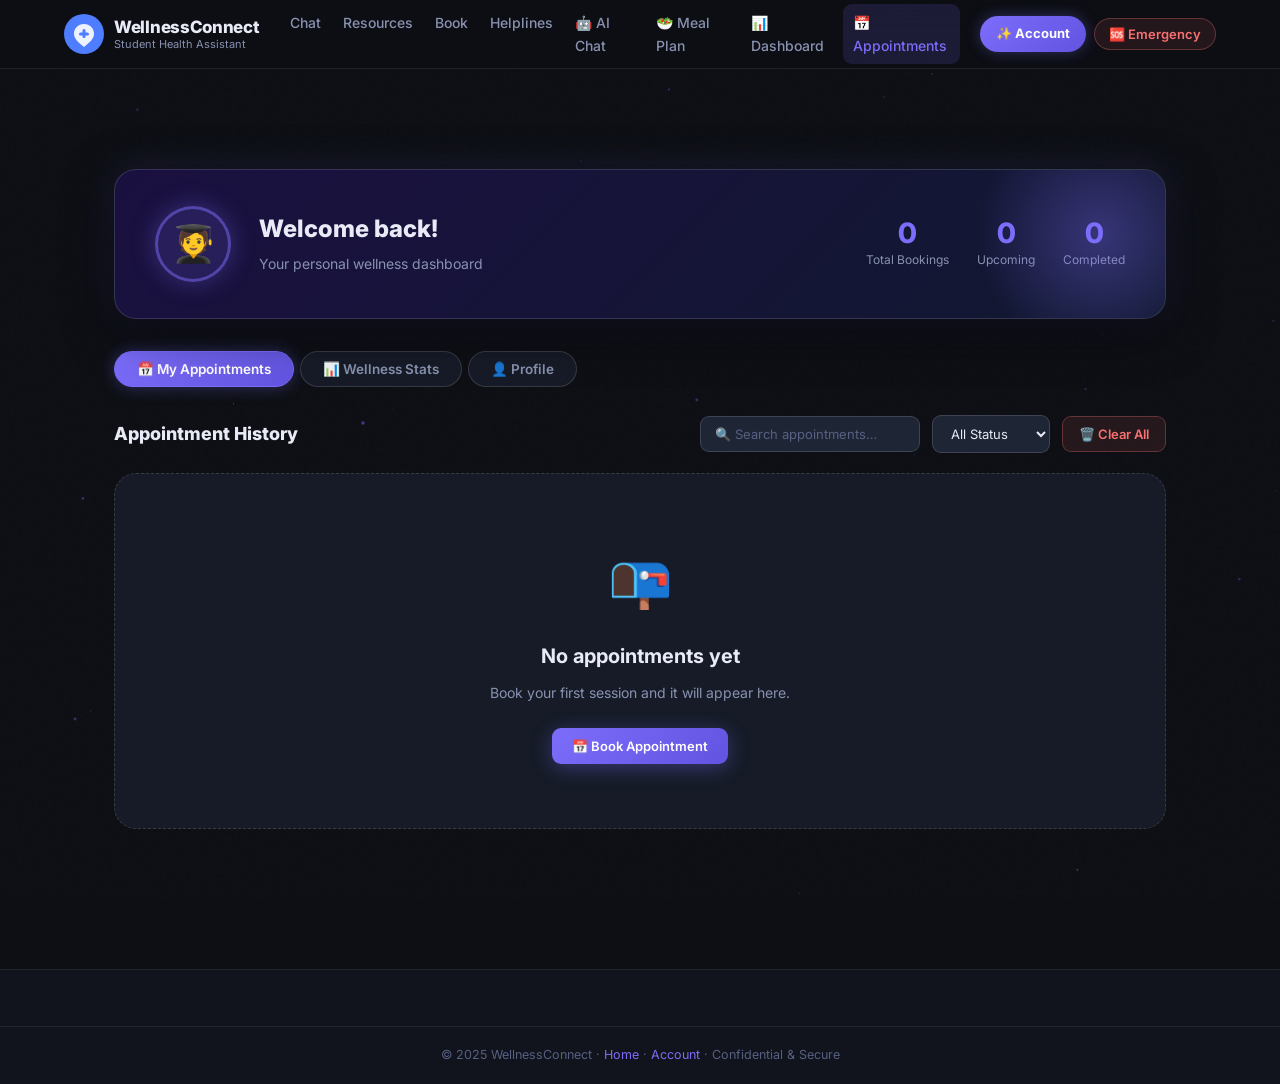
<file: groupid107/dashboard.html>
<!DOCTYPE html>
<html lang="en">
<head>
  <meta charset="UTF-8"/>
  <meta name="viewport" content="width=device-width, initial-scale=1.0"/>
  <title>WellnessConnect — My Dashboard</title>
  <link rel="preconnect" href="https://fonts.googleapis.com">
  <link href="https://fonts.googleapis.com/css2?family=Inter:wght@300;400;500;600;700;800&display=swap" rel="stylesheet">
  <link rel="stylesheet" href="styles.css"/>
  <style>
    /* ── PAGE-SPECIFIC OVERRIDES ── */
    .page-wrap { max-width: 1100px; margin: 0 auto; padding: 100px 24px 60px; position: relative; z-index: 1; }

    /* ── PROFILE CARD ── */
    .profile-hero {
      background: linear-gradient(135deg, #1a1040 0%, #111830 100%);
      border: 1px solid var(--border2);
      border-radius: var(--radius-lg);
      padding: 36px 40px;
      display: flex; align-items: center; gap: 28px;
      margin-bottom: 32px;
      position: relative; overflow: hidden;
      box-shadow: var(--shadow-lg), var(--glow);
    }
    .profile-hero::before {
      content: ''; position: absolute; top: -60px; right: -60px;
      width: 250px; height: 250px;
      background: radial-gradient(circle, var(--primary-glow), transparent 70%);
      pointer-events: none;
    }
    .profile-avatar {
      width: 76px; height: 76px; border-radius: 50%;
      background: var(--primary-light);
      border: 3px solid rgba(124,109,250,0.5);
      display: flex; align-items: center; justify-content: center;
      font-size: 36px; flex-shrink: 0;
      box-shadow: 0 0 24px var(--primary-glow);
    }
    .profile-info h2 { font-size: 24px; font-weight: 800; margin-bottom: 4px; }
    .profile-info p  { font-size: 14px; color: var(--muted); }
    .profile-stats   { display: flex; gap: 28px; margin-left: auto; flex-wrap: wrap; }
    .pstat { text-align: center; }
    .pstat-num   { font-size: 28px; font-weight: 800; color: var(--primary); line-height: 1; }
    .pstat-label { font-size: 12px; color: var(--muted); margin-top: 3px; }

    /* ── TABS ── */
    .dash-tabs { display: flex; gap: 6px; margin-bottom: 28px; flex-wrap: wrap; }
    .dash-tab {
      padding: 9px 22px; border: 1.5px solid var(--border2);
      border-radius: 20px; font-size: 13.5px; font-weight: 600;
      cursor: pointer; background: var(--surface); color: var(--muted);
      transition: all .22s; font-family: var(--font);
    }
    .dash-tab.active, .dash-tab:hover {
      background: linear-gradient(135deg, var(--primary), var(--primary-dark));
      color: #fff; border-color: var(--primary);
      box-shadow: 0 0 16px var(--primary-glow);
    }

    /* ── SECTION PANELS ── */
    .dash-panel { display: none; animation: fadeIn .3s ease; }
    .dash-panel.active { display: block; }
    @keyframes fadeIn { from { opacity:0; transform:translateY(10px); } to { opacity:1; transform:translateY(0); } }

    /* ── APPOINTMENTS TABLE ── */
    .appt-toolbar {
      display: flex; align-items: center; gap: 12px; margin-bottom: 20px; flex-wrap: wrap;
    }
    .appt-toolbar h3 { font-size: 18px; font-weight: 800; flex: 1; }
    .appt-search {
      padding: 9px 14px; background: var(--surface2); border: 1.5px solid var(--border2);
      border-radius: var(--radius-sm); font-family: var(--font); font-size: 13px;
      color: var(--text); outline: none; width: 220px; transition: all .22s;
    }
    .appt-search:focus { border-color: var(--primary); box-shadow: 0 0 0 3px var(--primary-light); }
    .appt-search::placeholder { color: var(--light); }
    .filter-select {
      padding: 9px 14px; background: var(--surface2); border: 1.5px solid var(--border2);
      border-radius: var(--radius-sm); font-family: var(--font); font-size: 13px;
      color: var(--text); outline: none; cursor: pointer;
    }
    .clear-all-btn {
      padding: 9px 16px; background: rgba(248,113,113,0.1); border: 1px solid rgba(248,113,113,0.3);
      border-radius: var(--radius-sm); font-size: 13px; font-weight: 600;
      color: var(--danger); cursor: pointer; font-family: var(--font); transition: all .22s;
    }
    .clear-all-btn:hover { background: var(--danger); color: #fff; }

    .appt-grid { display: flex; flex-direction: column; gap: 14px; }
    .appt-card {
      background: var(--surface); border: 1px solid var(--border2);
      border-radius: var(--radius); padding: 22px 26px;
      display: grid; grid-template-columns: auto 1fr auto; gap: 18px; align-items: center;
      transition: all .22s; position: relative; overflow: hidden;
    }
    .appt-card::before {
      content: ''; position: absolute; left: 0; top: 0; bottom: 0; width: 4px;
      background: linear-gradient(180deg, var(--primary), var(--accent));
      border-radius: 4px 0 0 4px;
    }
    .appt-card:hover { border-color: rgba(124,109,250,.4); box-shadow: 0 0 24px var(--primary-glow); transform: translateY(-2px); }
    .appt-card.cancelled::before { background: var(--danger); }
    .appt-card.completed::before { background: var(--success); }

    .appt-date-box {
      width: 60px; text-align: center;
      background: var(--primary-light); border: 1px solid rgba(124,109,250,.3);
      border-radius: 10px; padding: 8px 6px;
    }
    .appt-date-box .aday   { font-size: 22px; font-weight: 800; color: var(--primary); line-height: 1; }
    .appt-date-box .amonth { font-size: 11px; color: var(--muted); text-transform: uppercase; font-weight: 600; letter-spacing: .5px; margin-top: 2px; }

    .appt-main .atype    { font-size: 16px; font-weight: 700; margin-bottom: 4px; }
    .appt-main .aconcern { font-size: 13px; color: var(--muted); margin-bottom: 6px; }
    .appt-main .ameta    { display: flex; gap: 14px; flex-wrap: wrap; }
    .appt-meta-item      { font-size: 12.5px; color: var(--light); display: flex; align-items: center; gap: 4px; }

    .appt-right { display: flex; flex-direction: column; align-items: flex-end; gap: 10px; }
    .appt-status {
      padding: 4px 12px; border-radius: 20px; font-size: 12px; font-weight: 700;
    }
    .status-upcoming  { background: rgba(124,109,250,.15); color: var(--primary); border: 1px solid rgba(124,109,250,.3); }
    .status-completed { background: rgba(52,211,153,.12); color: var(--success); border: 1px solid rgba(52,211,153,.3); }
    .status-cancelled { background: rgba(248,113,113,.12); color: var(--danger); border: 1px solid rgba(248,113,113,.3); }

    .appt-ref    { font-size: 11.5px; color: var(--light); font-family: monospace; }
    .appt-actions { display: flex; gap: 8px; }
    .appt-btn {
      padding: 6px 14px; border-radius: 8px; font-size: 12.5px; font-weight: 600;
      cursor: pointer; font-family: var(--font); border: none; transition: all .22s;
    }
    .appt-btn-cancel { background: rgba(248,113,113,.1); color: var(--danger); border: 1px solid rgba(248,113,113,.3); }
    .appt-btn-cancel:hover { background: var(--danger); color: #fff; }
    .appt-btn-view   { background: var(--surface2); color: var(--text2); border: 1px solid var(--border2); }
    .appt-btn-view:hover { background: var(--primary-light); color: var(--primary); }

    /* ── EMPTY STATE ── */
    .empty-state {
      text-align: center; padding: 64px 20px;
      background: var(--surface); border: 1px dashed var(--border2);
      border-radius: var(--radius-lg);
    }
    .empty-icon  { font-size: 52px; margin-bottom: 16px; }
    .empty-state h3 { font-size: 20px; font-weight: 700; margin-bottom: 8px; }
    .empty-state p  { font-size: 14px; color: var(--muted); margin-bottom: 24px; }

    /* ── WELLNESS STATS ── */
    .stats-grid { display: grid; grid-template-columns: repeat(auto-fill, minmax(200px, 1fr)); gap: 16px; margin-bottom: 28px; }
    .stat-card {
      background: var(--surface); border: 1px solid var(--border2);
      border-radius: var(--radius); padding: 22px 20px; text-align: center;
      transition: all .22s; position: relative; overflow: hidden;
    }
    .stat-card::after {
      content: ''; position: absolute; bottom: 0; left: 0; right: 0; height: 3px;
      background: linear-gradient(90deg, var(--primary), var(--accent));
    }
    .stat-card:hover { transform: translateY(-3px); box-shadow: 0 0 24px var(--primary-glow); }
    .stat-card-icon  { font-size: 28px; margin-bottom: 10px; }
    .stat-card-num   { font-size: 32px; font-weight: 800; color: var(--primary); line-height: 1; margin-bottom: 4px; }
    .stat-card-label { font-size: 13px; color: var(--muted); }

    /* ── DETAIL MODAL ── */
    .detail-row { display: flex; gap: 12px; margin-bottom: 12px; align-items: flex-start; }
    .detail-label { width: 130px; font-size: 12px; font-weight: 700; text-transform: uppercase; letter-spacing: .5px; color: var(--muted); flex-shrink: 0; padding-top: 2px; }
    .detail-val   { font-size: 14px; color: var(--text2); }

    @media(max-width:768px){
      .profile-hero { flex-direction: column; text-align: center; }
      .profile-stats { margin-left: 0; justify-content: center; }
      .appt-card { grid-template-columns: 1fr; }
      .appt-date-box { display: none; }
      .appt-right { align-items: flex-start; flex-direction: row; flex-wrap: wrap; }
    }
    @media(max-width:480px){
      .page-wrap { padding: 90px 16px 40px; }
      .profile-hero { padding: 24px 20px; }
    }
  </style>
</head>
<body>
<canvas id="particles" style="position:fixed;inset:0;z-index:0;pointer-events:none"></canvas>

<!-- HEADER -->
<header class="header" id="header">
  <div class="container nav-container">
    <a href="index.html" class="logo" style="text-decoration:none">
      <div class="logo-icon">
        <svg viewBox="0 0 40 40" fill="none" width="40" height="40">
          <circle cx="20" cy="20" r="20" fill="#4f7dff"/>
          <path d="M20 10 C14 10 10 14.5 10 19.5 C10 25 14 28 20 33 C26 28 30 25 30 19.5 C30 14.5 26 10 20 10Z" fill="white" opacity="0.9"/>
          <rect x="18.5" y="15" width="3" height="9" rx="1.5" fill="#4f7dff"/>
          <rect x="15" y="18.5" width="10" height="3" rx="1.5" fill="#4f7dff"/>
        </svg>
      </div>
      <div class="logo-text">
        <span class="logo-main">WellnessConnect</span>
        <span class="logo-sub">Student Health Assistant</span>
      </div>
    </a>
    <nav class="nav-links">
      <a href="index.html" class="nav-link">Chat</a>
      <a href="resources.html" class="nav-link">Resources</a>
      <a href="index.html" class="nav-link">Book</a>
      <a href="helplines.html" class="nav-link">Helplines</a>
      <a href="ai-assistant.html" class="nav-link">🤖 AI Chat</a>
      <a href="meal-plan.html" class="nav-link">🥗 Meal Plan</a>
      <a href="wellness-dashboard.html" class="nav-link">📊 Dashboard</a>
      <a href="dashboard.html" class="nav-link active">📅 Appointments</a>
    </nav>
    <div class="nav-right">
      <a href="register.html" class="register-nav-btn">✨ Account</a>
      <button class="emergency-btn" onclick="window.location.href='helplines.html'">🆘 Emergency</button>
    </div>
  </div>
</header>

<div class="page-wrap">

  <!-- PROFILE HERO -->
  <div class="profile-hero" id="profileHero">
    <div class="profile-avatar" id="profileAvatar">🧑‍🎓</div>
    <div class="profile-info">
      <h2 id="profileName">Welcome back!</h2>
      <p id="profileEmail">Your personal wellness dashboard</p>
      <p style="font-size:12px;color:var(--primary);margin-top:4px" id="profileJoined"></p>
    </div>
    <div class="profile-stats">
      <div class="pstat"><div class="pstat-num" id="statTotal">0</div><div class="pstat-label">Total Bookings</div></div>
      <div class="pstat"><div class="pstat-num" id="statUpcoming">0</div><div class="pstat-label">Upcoming</div></div>
      <div class="pstat"><div class="pstat-num" id="statCompleted">0</div><div class="pstat-label">Completed</div></div>
    </div>
  </div>

  <!-- TABS -->
  <div class="dash-tabs">
    <button class="dash-tab active" onclick="switchPanel('appointments',this)">📅 My Appointments</button>
    <button class="dash-tab" onclick="switchPanel('wellness',this)">📊 Wellness Stats</button>
    <button class="dash-tab" onclick="switchPanel('profile',this)">👤 Profile</button>
  </div>

  <!-- ── PANEL: APPOINTMENTS ── -->
  <div class="dash-panel active" id="panel-appointments">
    <div class="appt-toolbar">
      <h3>Appointment History</h3>
      <input class="appt-search" type="text" id="apptSearch" placeholder="🔍 Search appointments…" oninput="renderAppointments()"/>
      <select class="filter-select" id="apptFilter" onchange="renderAppointments()">
        <option value="all">All Status</option>
        <option value="upcoming">Upcoming</option>
        <option value="completed">Completed</option>
        <option value="cancelled">Cancelled</option>
      </select>
      <button class="clear-all-btn" onclick="clearAllAppointments()">🗑️ Clear All</button>
    </div>
    <div class="appt-grid" id="apptGrid"></div>
  </div>

  <!-- ── PANEL: WELLNESS STATS ── -->
  <div class="dash-panel" id="panel-wellness">
    <div class="stats-grid" id="statsGrid"></div>
    <div style="background:var(--surface);border:1px solid var(--border2);border-radius:var(--radius);padding:24px;">
      <h3 style="font-size:16px;font-weight:700;margin-bottom:16px;">Most Visited Concerns</h3>
      <div id="concernChart"></div>
    </div>
  </div>

  <!-- ── PANEL: PROFILE ── -->
  <div class="dash-panel" id="panel-profile">
    <div style="background:var(--surface);border:1px solid var(--border2);border-radius:var(--radius-lg);padding:32px;max-width:520px;">
      <h3 style="font-size:18px;font-weight:800;margin-bottom:24px;">Your Profile</h3>
      <div id="profileDetails"></div>
      <div style="display:flex;gap:12px;margin-top:24px;flex-wrap:wrap">
        <a href="register.html" class="btn btn-primary" style="font-size:13px;padding:9px 20px">✏️ Edit Account</a>
        <button class="btn btn-secondary" style="font-size:13px;padding:9px 20px" onclick="logOut()">🚪 Sign Out</button>
      </div>
    </div>
  </div>

</div>

<!-- DETAIL MODAL -->
<div class="modal-overlay" id="detailModal" style="display:none">
  <div class="modal modal-large" style="max-width:500px;text-align:left">
    <button class="modal-close" onclick="document.getElementById('detailModal').style.display='none'">✕</button>
    <div class="modal-icon" style="font-size:36px;margin-bottom:12px">📋</div>
    <h3 style="margin-bottom:20px">Appointment Details</h3>
    <div id="detailContent"></div>
  </div>
</div>

<!-- FOOTER -->
<footer class="footer" style="position:relative;z-index:1">
  <div class="footer-bottom">
    <p>© 2025 WellnessConnect · <a href="index.html">Home</a> · <a href="register.html">Account</a> · Confidential & Secure</p>
  </div>
</footer>

<script>
/* ── HELPERS ── */
const MONTHS = ['Jan','Feb','Mar','Apr','May','Jun','Jul','Aug','Sep','Oct','Nov','Dec'];
const TYPE_LABELS = { counsellor:'Mental Health Counsellor', clinic:'Campus Health Clinic', nutrition:'Nutritionist', physio:'Physiotherapist', online:'Tele-consultation' };
const CONCERN_LABELS = { anxiety:'Anxiety / Stress', depression:'Low Mood / Depression', sleep:'Sleep Issues', relationships:'Relationship Issues', academic:'Academic Pressure', physical:'Physical Health', other:'Other' };
const STATUS_ICONS = { upcoming:'🗓️', completed:'✅', cancelled:'❌' };

function getAppointments() {
  try { return JSON.parse(localStorage.getItem('wc_appointments') || '[]'); } catch(e) { return []; }
}
function saveAppointments(arr) {
  localStorage.setItem('wc_appointments', JSON.stringify(arr));
}
function getUser() {
  try { return JSON.parse(localStorage.getItem('wc_user') || '{}'); } catch(e) { return {}; }
}

/* ── INIT ── */
(function init() {
  // Populate profile
  const user = getUser();
  if (user.first) {
    document.getElementById('profileAvatar').textContent = user.avatar || '🧑‍🎓';
    document.getElementById('profileName').textContent = `${user.first} ${user.last || ''}`;
    document.getElementById('profileEmail').textContent = user.email || 'Student';
    if (user.joined) {
      const d = new Date(user.joined);
      document.getElementById('profileJoined').textContent = `Member since ${MONTHS[d.getMonth()]} ${d.getFullYear()}`;
    }
  }

  // Auto-age appointments (mark past ones as completed if upcoming)
  const today = new Date().toISOString().split('T')[0];
  const appts = getAppointments().map(a => {
    if (a.status === 'upcoming' && a.date < today) a.status = 'completed';
    return a;
  });
  saveAppointments(appts);

  // Stats
  const total = appts.length;
  const upcoming  = appts.filter(a => a.status === 'upcoming').length;
  const completed = appts.filter(a => a.status === 'completed').length;
  document.getElementById('statTotal').textContent    = total;
  document.getElementById('statUpcoming').textContent  = upcoming;
  document.getElementById('statCompleted').textContent = completed;

  renderAppointments();
  renderWellnessStats(appts);
  renderProfileDetails(user);
})();

/* ── TABS ── */
function switchPanel(id, btn) {
  document.querySelectorAll('.dash-panel').forEach(p => p.classList.remove('active'));
  document.querySelectorAll('.dash-tab').forEach(b => b.classList.remove('active'));
  document.getElementById('panel-' + id).classList.add('active');
  btn.classList.add('active');
}

/* ── RENDER APPOINTMENTS ── */
function renderAppointments() {
  const grid = document.getElementById('apptGrid');
  const search = (document.getElementById('apptSearch').value || '').toLowerCase();
  const filter = document.getElementById('apptFilter').value;
  let appts = getAppointments();

  // Apply filter
  if (filter !== 'all') appts = appts.filter(a => a.status === filter);
  // Apply search
  if (search) appts = appts.filter(a =>
    (a.name||'').toLowerCase().includes(search) ||
    (TYPE_LABELS[a.type]||a.type||'').toLowerCase().includes(search) ||
    (CONCERN_LABELS[a.concern]||a.concern||'').toLowerCase().includes(search) ||
    (a.ref||'').toLowerCase().includes(search)
  );

  // Sort newest first
  appts.sort((a,b) => (b.bookedAt||'') > (a.bookedAt||'') ? 1 : -1);

  if (!appts.length) {
    grid.innerHTML = `<div class="empty-state">
      <div class="empty-icon">📭</div>
      <h3>${filter==='all'?'No appointments yet':'No '+filter+' appointments'}</h3>
      <p>${filter==='all'?'Book your first session and it will appear here.':'Try a different filter.'}</p>
      <a href="index.html" class="btn btn-primary" style="font-size:13px;padding:9px 20px">📅 Book Appointment</a>
    </div>`;
    return;
  }

  grid.innerHTML = '';
  appts.forEach(a => {
    const d = new Date(a.date + 'T00:00:00');
    const statusClass = a.status === 'upcoming' ? 'status-upcoming' : a.status === 'completed' ? 'status-completed' : 'status-cancelled';
    const card = document.createElement('div');
    card.className = `appt-card ${a.status}`;
    card.innerHTML = `
      <div class="appt-date-box">
        <div class="aday">${d.getDate()}</div>
        <div class="amonth">${MONTHS[d.getMonth()]}</div>
      </div>
      <div class="appt-main">
        <div class="atype">${STATUS_ICONS[a.status] || '📋'} ${TYPE_LABELS[a.type] || a.type}</div>
        <div class="aconcern">${CONCERN_LABELS[a.concern] || a.concern}</div>
        <div class="ameta">
          <span class="appt-meta-item">🕐 ${a.time}</span>
          <span class="appt-meta-item">👤 ${a.name}</span>
          ${a.notes ? `<span class="appt-meta-item">📝 Has notes</span>` : ''}
        </div>
      </div>
      <div class="appt-right">
        <span class="appt-status ${statusClass}">${a.status.charAt(0).toUpperCase()+a.status.slice(1)}</span>
        <span class="appt-ref">${a.ref}</span>
        <div class="appt-actions">
          <button class="appt-btn appt-btn-view" onclick="viewAppointment('${a.ref}')">View</button>
          ${a.status==='upcoming' ? `<button class="appt-btn appt-btn-cancel" onclick="cancelAppointment('${a.ref}')">Cancel</button>` : ''}
        </div>
      </div>`;
    grid.appendChild(card);
  });
}

/* ── VIEW DETAIL ── */
function viewAppointment(ref) {
  const a = getAppointments().find(x => x.ref === ref);
  if (!a) return;
  const d = new Date(a.date + 'T00:00:00');
  document.getElementById('detailContent').innerHTML = `
    <div class="detail-row"><div class="detail-label">Reference</div><div class="detail-val" style="font-family:monospace;color:var(--primary)">${a.ref}</div></div>
    <div class="detail-row"><div class="detail-label">Status</div><div class="detail-val">${STATUS_ICONS[a.status]} ${a.status.charAt(0).toUpperCase()+a.status.slice(1)}</div></div>
    <div class="detail-row"><div class="detail-label">Type</div><div class="detail-val">${TYPE_LABELS[a.type]||a.type}</div></div>
    <div class="detail-row"><div class="detail-label">Concern</div><div class="detail-val">${CONCERN_LABELS[a.concern]||a.concern}</div></div>
    <div class="detail-row"><div class="detail-label">Date & Time</div><div class="detail-val">${d.toDateString()} at ${a.time}</div></div>
    <div class="detail-row"><div class="detail-label">Name</div><div class="detail-val">${a.name}</div></div>
    <div class="detail-row"><div class="detail-label">Email</div><div class="detail-val">${a.email||'—'}</div></div>
    <div class="detail-row"><div class="detail-label">Phone</div><div class="detail-val">${a.phone||'—'}</div></div>
    <div class="detail-row"><div class="detail-label">Notes</div><div class="detail-val">${a.notes||'—'}</div></div>
    <div class="detail-row"><div class="detail-label">Booked on</div><div class="detail-val">${a.bookedAt ? new Date(a.bookedAt).toLocaleString() : '—'}</div></div>`;
  document.getElementById('detailModal').style.display = 'flex';
}

/* ── CANCEL ── */
function cancelAppointment(ref) {
  if (!confirm('Cancel this appointment?')) return;
  const appts = getAppointments().map(a => { if (a.ref===ref) a.status='cancelled'; return a; });
  saveAppointments(appts);
  location.reload();
}

/* ── CLEAR ALL ── */
function clearAllAppointments() {
  if (!confirm('Delete ALL appointment history? This cannot be undone.')) return;
  localStorage.removeItem('wc_appointments');
  location.reload();
}

/* ── WELLNESS STATS ── */
function renderWellnessStats(appts) {
  const grid = document.getElementById('statsGrid');
  const total = appts.length;
  const upcoming  = appts.filter(a=>a.status==='upcoming').length;
  const completed = appts.filter(a=>a.status==='completed').length;
  const cancelled = appts.filter(a=>a.status==='cancelled').length;
  const types = {};
  appts.forEach(a => { types[a.type] = (types[a.type]||0)+1; });
  const topType = Object.entries(types).sort((a,b)=>b[1]-a[1])[0];

  grid.innerHTML = `
    <div class="stat-card"><div class="stat-card-icon">📅</div><div class="stat-card-num">${total}</div><div class="stat-card-label">Total Bookings</div></div>
    <div class="stat-card"><div class="stat-card-icon">⏳</div><div class="stat-card-num">${upcoming}</div><div class="stat-card-label">Upcoming</div></div>
    <div class="stat-card"><div class="stat-card-icon">✅</div><div class="stat-card-num">${completed}</div><div class="stat-card-label">Completed</div></div>
    <div class="stat-card"><div class="stat-card-icon">❌</div><div class="stat-card-num">${cancelled}</div><div class="stat-card-label">Cancelled</div></div>
    <div class="stat-card"><div class="stat-card-icon">🏆</div><div class="stat-card-num" style="font-size:18px">${topType?TYPE_LABELS[topType[0]]||topType[0]:'—'}</div><div class="stat-card-label">Most Booked</div></div>
  `;

  // Concern bar chart
  const concerns = {};
  appts.forEach(a => { concerns[a.concern] = (concerns[a.concern]||0)+1; });
  const chartEl = document.getElementById('concernChart');
  if (!Object.keys(concerns).length) { chartEl.innerHTML = '<p style="color:var(--muted);font-size:13px">No data yet — book some appointments first.</p>'; return; }
  const max = Math.max(...Object.values(concerns));
  chartEl.innerHTML = Object.entries(concerns).sort((a,b)=>b[1]-a[1]).map(([k,v])=>`
    <div style="display:flex;align-items:center;gap:12px;margin-bottom:12px">
      <div style="width:140px;font-size:12.5px;color:var(--muted);text-align:right;flex-shrink:0">${CONCERN_LABELS[k]||k}</div>
      <div style="flex:1;background:var(--surface2);border-radius:6px;height:18px;overflow:hidden">
        <div style="height:100%;width:${Math.round(v/max*100)}%;background:linear-gradient(90deg,var(--primary),var(--accent));border-radius:6px;transition:width .6s ease"></div>
      </div>
      <div style="font-size:13px;font-weight:700;color:var(--primary);width:20px">${v}</div>
    </div>`).join('');
}

/* ── PROFILE ── */
function renderProfileDetails(user) {
  const el = document.getElementById('profileDetails');
  if (!user.first) { el.innerHTML = '<p style="color:var(--muted);font-size:14px">No account found. <a href="register.html">Create one here →</a></p>'; return; }
  el.innerHTML = `
    <div class="detail-row"><div class="detail-label">Name</div><div class="detail-val">${user.first} ${user.last||''}</div></div>
    <div class="detail-row"><div class="detail-label">Email</div><div class="detail-val">${user.email||'—'}</div></div>
    <div class="detail-row"><div class="detail-label">Student ID</div><div class="detail-val">${user.roll||'—'}</div></div>
    <div class="detail-row"><div class="detail-label">Avatar</div><div class="detail-val" style="font-size:22px">${user.avatar||'🧑‍🎓'}</div></div>
    <div class="detail-row"><div class="detail-label">Joined</div><div class="detail-val">${user.joined?new Date(user.joined).toLocaleDateString():'—'}</div></div>`;
}

function logOut() {
  if (!confirm('Sign out of WellnessConnect?')) return;
  localStorage.removeItem('wc_user');
  window.location.href = 'register.html';
}

/* ── MODAL CLOSE ── */
document.getElementById('detailModal').addEventListener('click', e => {
  if (e.target === document.getElementById('detailModal')) e.target.style.display = 'none';
});

/* ── PARTICLES ── */
(function(){
  const c=document.getElementById('particles'); if(!c)return;
  const ctx=c.getContext('2d'); let W,H,dots=[];
  function resize(){ W=c.width=window.innerWidth; H=c.height=window.innerHeight; }
  resize(); window.addEventListener('resize',resize);
  for(let i=0;i<50;i++) dots.push({x:Math.random()*window.innerWidth,y:Math.random()*window.innerHeight,r:Math.random()*1.3+0.4,vx:(Math.random()-.5)*.25,vy:(Math.random()-.5)*.25,a:Math.random()*.4+.08});
  function draw(){
    ctx.clearRect(0,0,W,H);
    dots.forEach(d=>{d.x+=d.vx;d.y+=d.vy;if(d.x<0)d.x=W;if(d.x>W)d.x=0;if(d.y<0)d.y=H;if(d.y>H)d.y=0;ctx.beginPath();ctx.arc(d.x,d.y,d.r,0,Math.PI*2);ctx.fillStyle=`rgba(124,109,250,${d.a})`;ctx.fill();});
    for(let i=0;i<dots.length;i++)for(let j=i+1;j<dots.length;j++){const dx=dots[i].x-dots[j].x,dy=dots[i].y-dots[j].y,dist=Math.sqrt(dx*dx+dy*dy);if(dist<100){ctx.beginPath();ctx.moveTo(dots[i].x,dots[i].y);ctx.lineTo(dots[j].x,dots[j].y);ctx.strokeStyle=`rgba(124,109,250,${.07*(1-dist/100)})`;ctx.lineWidth=.7;ctx.stroke();}}
    requestAnimationFrame(draw);
  }
  draw();
})();
</script>
</body>
</html>
</file>
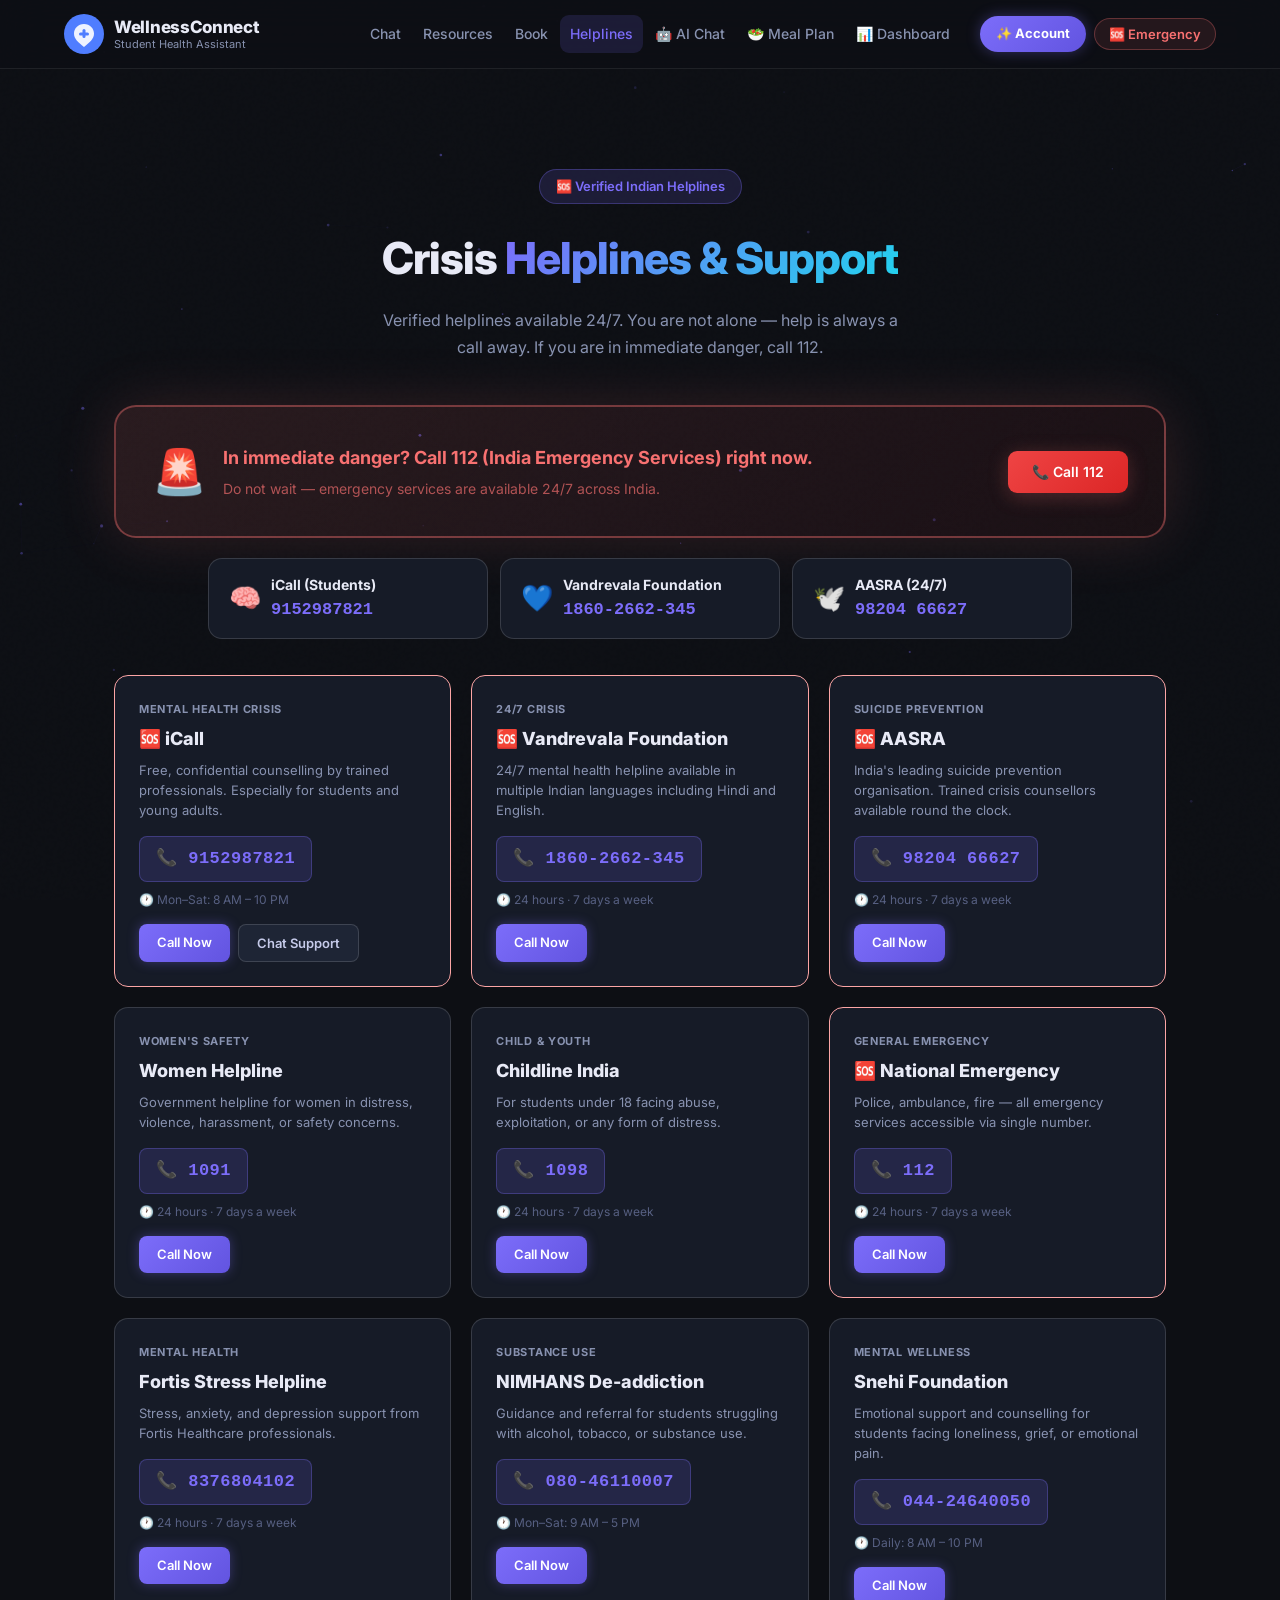
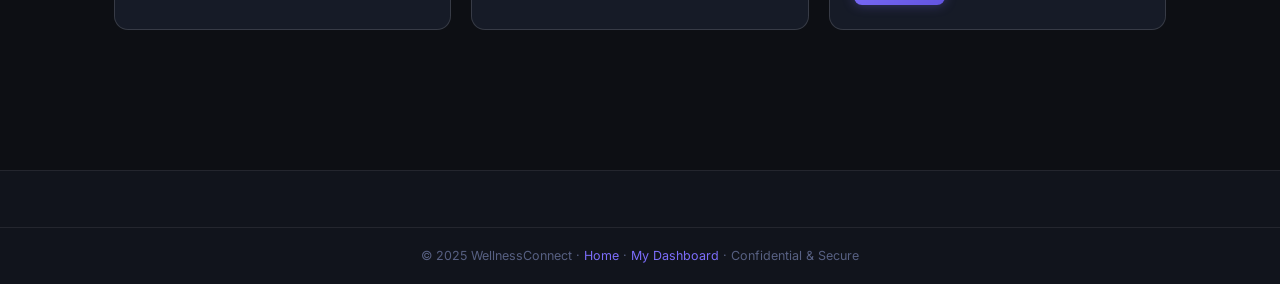
<file: groupid107/helplines.html>
<!DOCTYPE html>
<html lang="en">
<head>
  <meta charset="UTF-8"/>
  <meta name="viewport" content="width=device-width, initial-scale=1.0"/>
  <title>WellnessConnect — Crisis Helplines</title>
  <link rel="preconnect" href="https://fonts.googleapis.com">
  <link href="https://fonts.googleapis.com/css2?family=Inter:wght@300;400;500;600;700;800&display=swap" rel="stylesheet">
  <link rel="stylesheet" href="styles.css"/>
  <style>
    .page-wrap { max-width: 1100px; margin: 0 auto; padding: 100px 24px 60px; position: relative; z-index: 1; }
    .page-hero  { text-align: center; margin-bottom: 44px; }
    .page-hero h1 { font-size: clamp(28px,4vw,44px); font-weight: 800; letter-spacing: -1px; margin-bottom: 12px; }
    .page-hero p  { font-size: 16px; color: var(--muted); max-width: 520px; margin: 0 auto; line-height: 1.7; }
    .hl-big-number {
      display: flex; align-items: center; justify-content: center; gap: 16px;
      background: linear-gradient(135deg, rgba(248,113,113,0.12), rgba(220,38,38,0.06));
      border: 2px solid rgba(248,113,113,0.4); border-radius: var(--radius-lg);
      padding: 28px 36px; margin-bottom: 20px; flex-wrap: wrap;
      box-shadow: 0 0 60px rgba(248,113,113,0.15);
      animation: urgentPulse 3s ease-in-out infinite;
    }
    @keyframes urgentPulse {
      0%,100% { box-shadow: 0 0 40px rgba(248,113,113,0.15); }
      50%      { box-shadow: 0 0 80px rgba(248,113,113,0.3); }
    }
    .hl-big-number .hn-icon { font-size: 44px; }
    .hl-big-number .hn-text strong { display:block; font-size:18px; color:var(--danger); margin-bottom:4px; }
    .hl-big-number .hn-text p     { font-size:14px; color:#f87171aa; }
    .hl-big-number a { margin-left:auto; }
    .quick-dials { display: flex; gap: 12px; margin-bottom: 36px; flex-wrap: wrap; justify-content: center; }
    .quick-dial {
      display: flex; align-items: center; gap: 10px;
      background: var(--surface); border: 1px solid var(--border2);
      border-radius: var(--radius); padding: 14px 20px;
      text-decoration: none; transition: all .22s; flex: 1; min-width: 200px; max-width: 280px;
    }
    .quick-dial:hover { border-color: rgba(124,109,250,.4); transform: translateY(-3px); box-shadow: 0 0 24px var(--primary-glow); }
    .quick-dial .qd-icon { font-size: 26px; flex-shrink: 0; }
    .quick-dial .qd-info .qd-name   { font-size: 14px; font-weight: 700; color: var(--text); }
    .quick-dial .qd-info .qd-number { font-size: 17px; font-weight: 800; color: var(--primary); font-family: monospace; }
  </style>
</head>
<body>
<canvas id="particles" style="position:fixed;inset:0;z-index:0;pointer-events:none"></canvas>

<header class="header" id="header">
  <div class="container nav-container">
    <a href="index.html" class="logo" style="text-decoration:none">
      <div class="logo-icon">
        <svg viewBox="0 0 40 40" fill="none" width="40" height="40">
          <circle cx="20" cy="20" r="20" fill="#4f7dff"/>
          <path d="M20 10 C14 10 10 14.5 10 19.5 C10 25 14 28 20 33 C26 28 30 25 30 19.5 C30 14.5 26 10 20 10Z" fill="white" opacity="0.9"/>
          <rect x="18.5" y="15" width="3" height="9" rx="1.5" fill="#4f7dff"/>
          <rect x="15" y="18.5" width="10" height="3" rx="1.5" fill="#4f7dff"/>
        </svg>
      </div>
      <div class="logo-text"><span class="logo-main">WellnessConnect</span><span class="logo-sub">Student Health Assistant</span></div>
    </a>
    <nav class="nav-links">
      <a href="index.html" class="nav-link">Chat</a>
      <a href="resources.html" class="nav-link">Resources</a>
      <a href="index.html" class="nav-link">Book</a>
      <a href="helplines.html" class="nav-link active">Helplines</a>
      <a href="ai-assistant.html" class="nav-link">🤖 AI Chat</a>
      <a href="meal-plan.html" class="nav-link">🥗 Meal Plan</a>
      <a href="wellness-dashboard.html" class="nav-link">📊 Dashboard</a>
    </nav>
    <div class="nav-right">
      <a href="register.html" class="register-nav-btn">✨ Account</a>
      <button class="emergency-btn" onclick="window.location.href='helplines.html'">🆘 Emergency</button>
    </div>
  </div>
</header>

<div class="page-wrap">
  <div class="page-hero">
    <div class="hero-badge" style="display:inline-flex;margin-bottom:18px">🆘 Verified Indian Helplines</div>
    <h1>Crisis <span class="gradient-text">Helplines & Support</span></h1>
    <p>Verified helplines available 24/7. You are not alone — help is always a call away. If you are in immediate danger, call 112.</p>
  </div>

  <!-- 112 BANNER -->
  <div class="hl-big-number">
    <div class="hn-icon">🚨</div>
    <div class="hn-text">
      <strong>In immediate danger? Call 112 (India Emergency Services) right now.</strong>
      <p>Do not wait — emergency services are available 24/7 across India.</p>
    </div>
    <a href="tel:112" class="btn btn-urgent" style="flex-shrink:0">📞 Call 112</a>
  </div>

  <!-- QUICK DIAL TOP 3 -->
  <div class="quick-dials">
    <a href="tel:9152987821" class="quick-dial">
      <div class="qd-icon">🧠</div>
      <div class="qd-info"><div class="qd-name">iCall (Students)</div><div class="qd-number">9152987821</div></div>
    </a>
    <a href="tel:18602662345" class="quick-dial">
      <div class="qd-icon">💙</div>
      <div class="qd-info"><div class="qd-name">Vandrevala Foundation</div><div class="qd-number">1860-2662-345</div></div>
    </a>
    <a href="tel:9820466627" class="quick-dial">
      <div class="qd-icon">🕊️</div>
      <div class="qd-info"><div class="qd-name">AASRA (24/7)</div><div class="qd-number">98204 66627</div></div>
    </a>
  </div>

  <!-- ALL HELPLINES GRID -->
  <div class="helplines-grid" id="helplinesGrid"></div>
</div>

<footer class="footer" style="position:relative;z-index:1">
  <div class="footer-bottom">
    <p>© 2025 WellnessConnect · <a href="index.html">Home</a> · <a href="dashboard.html">My Dashboard</a> · Confidential & Secure</p>
  </div>
</footer>

<script src="app.js"></script>
<script>
  renderHelplines();
  // Particles
  (function(){const c=document.getElementById('particles');if(!c)return;const ctx=c.getContext('2d');let W,H,dots=[];function resize(){W=c.width=window.innerWidth;H=c.height=window.innerHeight;}resize();window.addEventListener('resize',resize);for(let i=0;i<50;i++)dots.push({x:Math.random()*window.innerWidth,y:Math.random()*window.innerHeight,r:Math.random()*1.3+0.4,vx:(Math.random()-.5)*.25,vy:(Math.random()-.5)*.25,a:Math.random()*.4+.08});function draw(){ctx.clearRect(0,0,W,H);dots.forEach(d=>{d.x+=d.vx;d.y+=d.vy;if(d.x<0)d.x=W;if(d.x>W)d.x=0;if(d.y<0)d.y=H;if(d.y>H)d.y=0;ctx.beginPath();ctx.arc(d.x,d.y,d.r,0,Math.PI*2);ctx.fillStyle=`rgba(124,109,250,${d.a})`;ctx.fill();});for(let i=0;i<dots.length;i++)for(let j=i+1;j<dots.length;j++){const dx=dots[i].x-dots[j].x,dy=dots[i].y-dots[j].y,dist=Math.sqrt(dx*dx+dy*dy);if(dist<100){ctx.beginPath();ctx.moveTo(dots[i].x,dots[i].y);ctx.lineTo(dots[j].x,dots[j].y);ctx.strokeStyle=`rgba(124,109,250,${.07*(1-dist/100)})`;ctx.lineWidth=.7;ctx.stroke();}}requestAnimationFrame(draw);}draw();})();
</script>
</body>
</html>
</file>
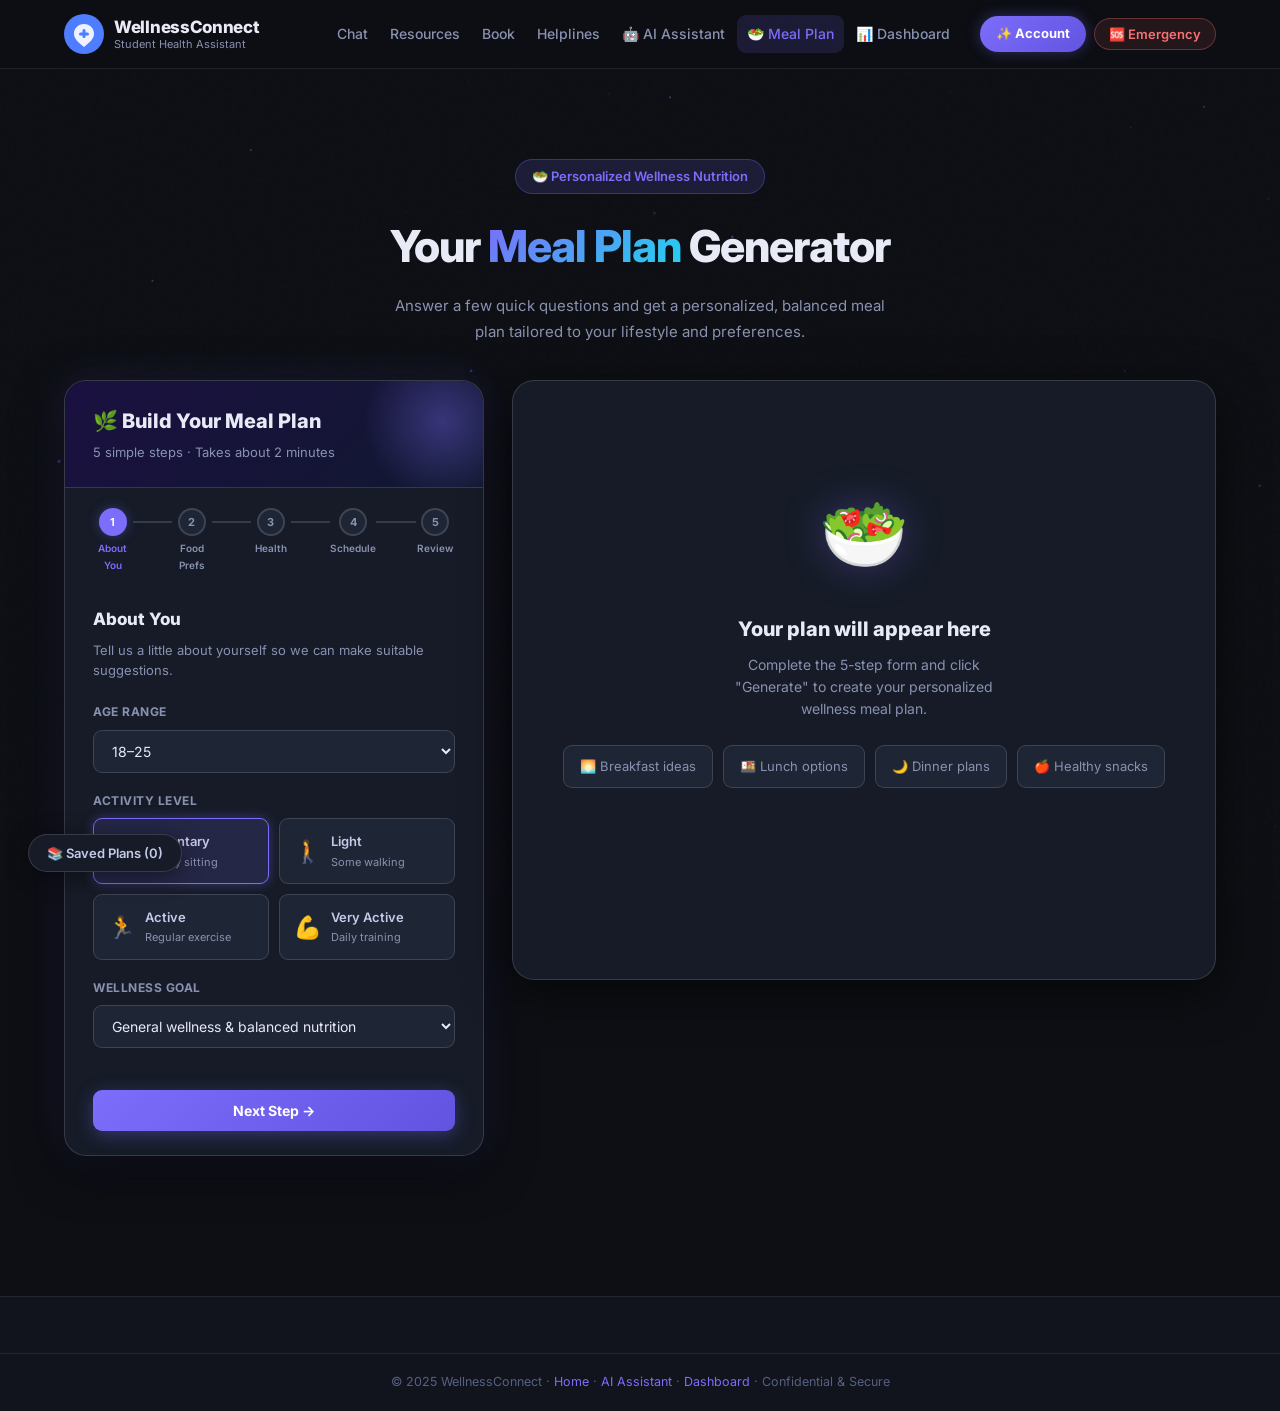
<file: groupid107/meal-plan.html>
<!DOCTYPE html>
<html lang="en">
<head>
  <meta charset="UTF-8"/>
  <meta name="viewport" content="width=device-width, initial-scale=1.0"/>
  <title>WellnessConnect — Personalized Meal Plan Generator</title>
  <link rel="preconnect" href="https://fonts.googleapis.com">
  <link href="https://fonts.googleapis.com/css2?family=Inter:wght@300;400;500;600;700;800&display=swap" rel="stylesheet">
  <link rel="stylesheet" href="styles.css"/>
  <style>
    .mp-wrap { max-width:1200px; margin:0 auto; padding:90px 24px 60px; position:relative; z-index:1; }
    .mp-grid { display:grid; grid-template-columns:420px 1fr; gap:28px; align-items:start; }
    @media(max-width:960px){ .mp-grid{grid-template-columns:1fr} }

    /* WIZARD CARD */
    .wizard-card { background:var(--surface); border:1px solid var(--border2); border-radius:var(--radius-lg); overflow:hidden; box-shadow:var(--shadow-lg),var(--glow); }
    .wizard-header { background:linear-gradient(135deg,#1a1040,#111830); padding:24px 28px; border-bottom:1px solid var(--border2); position:relative; overflow:hidden; }
    .wizard-header::before { content:''; position:absolute; top:-40px; right:-40px; width:160px; height:160px; background:radial-gradient(circle,var(--primary-glow),transparent 70%); pointer-events:none; }
    .wizard-title { font-size:20px; font-weight:800; margin-bottom:4px; }
    .wizard-subtitle { font-size:13px; color:var(--muted); }

    /* PROGRESS */
    .progress-bar-wrap { padding:20px 28px 0; }
    .progress-steps { display:flex; gap:0; margin-bottom:8px; }
    .progress-step { flex:1; display:flex; flex-direction:column; align-items:center; gap:4px; }
    .ps-dot { width:28px; height:28px; border-radius:50%; background:var(--surface2); border:2px solid var(--border2); display:flex; align-items:center; justify-content:center; font-size:11px; font-weight:700; color:var(--muted); transition:all .3s; position:relative; z-index:1; }
    .ps-dot.active { background:var(--primary); border-color:var(--primary); color:#fff; box-shadow:0 0 12px var(--primary-glow); }
    .ps-dot.done { background:var(--success); border-color:var(--success); color:#fff; }
    .ps-label { font-size:10px; color:var(--muted); text-align:center; font-weight:600; }
    .ps-label.active { color:var(--primary); }
    .progress-line { flex:1; height:2px; background:var(--border2); margin-top:13px; transition:background .3s; }
    .progress-line.done { background:var(--primary); }

    /* STEPS */
    .wizard-steps { padding:24px 28px; }
    .wizard-step { display:none; animation:fadeIn .3s ease; }
    .wizard-step.active { display:block; }
    @keyframes fadeIn { from{opacity:0;transform:translateY(8px)}to{opacity:1;transform:translateY(0)} }
    .step-title { font-size:17px; font-weight:800; margin-bottom:6px; color:var(--text); }
    .step-desc { font-size:13px; color:var(--muted); margin-bottom:22px; line-height:1.55; }

    /* FORM ELEMENTS */
    .mp-label { font-size:12px; font-weight:700; color:var(--muted); text-transform:uppercase; letter-spacing:.5px; margin-bottom:8px; display:block; }
    .mp-select { width:100%; padding:11px 14px; background:var(--surface2); border:1.5px solid var(--border2); border-radius:var(--radius-sm); font-family:var(--font); font-size:14px; color:var(--text); outline:none; transition:all .22s; margin-bottom:18px; }
    .mp-select:focus { border-color:var(--primary); box-shadow:0 0 0 3px var(--primary-light); }
    .mp-select option { background:var(--surface2); }

    /* RADIO CARDS */
    .radio-cards { display:grid; grid-template-columns:1fr 1fr; gap:10px; margin-bottom:18px; }
    .radio-card { padding:12px 14px; background:var(--surface2); border:1.5px solid var(--border2); border-radius:var(--radius-sm); cursor:pointer; transition:all .22s; display:flex; align-items:center; gap:10px; }
    .radio-card:hover { border-color:rgba(124,109,250,.4); }
    .radio-card.selected { background:var(--primary-light); border-color:var(--primary); box-shadow:0 0 12px var(--primary-glow); }
    .radio-card input { display:none; }
    .rc-icon { font-size:22px; flex-shrink:0; }
    .rc-text { font-size:13px; font-weight:600; color:var(--text2); }
    .rc-sub { font-size:11px; color:var(--muted); }

    /* PILL BUTTONS (multi-select) */
    .pill-group { display:flex; flex-wrap:wrap; gap:8px; margin-bottom:18px; }
    .pill { padding:7px 16px; border:1.5px solid var(--border2); border-radius:20px; font-size:13px; font-weight:600; cursor:pointer; background:var(--surface2); color:var(--text2); transition:all .22s; user-select:none; }
    .pill:hover { border-color:rgba(124,109,250,.4); color:var(--primary); }
    .pill.selected { background:var(--primary-light); border-color:var(--primary); color:var(--primary); box-shadow:0 0 8px var(--primary-glow); }

    /* CHECKBOX LIST */
    .check-list { display:flex; flex-direction:column; gap:8px; margin-bottom:18px; }
    .check-item { display:flex; align-items:center; gap:10px; font-size:13.5px; color:var(--text2); cursor:pointer; }
    .check-item input { width:15px; height:15px; accent-color:var(--primary); cursor:pointer; }

    /* TAG INPUT */
    .tag-input-wrap { background:var(--surface2); border:1.5px solid var(--border2); border-radius:var(--radius-sm); padding:8px 12px; min-height:44px; display:flex; flex-wrap:wrap; gap:6px; cursor:text; transition:all .22s; margin-bottom:18px; }
    .tag-input-wrap:focus-within { border-color:var(--primary); box-shadow:0 0 0 3px var(--primary-light); }
    .tag { padding:3px 10px; background:var(--primary-light); border:1px solid rgba(124,109,250,.3); border-radius:12px; font-size:12px; color:var(--primary); display:flex; align-items:center; gap:5px; font-weight:600; }
    .tag-remove { cursor:pointer; color:var(--muted); font-size:14px; line-height:1; }
    .tag-remove:hover { color:var(--danger); }
    .tag-real-input { border:none; background:transparent; color:var(--text); font-family:var(--font); font-size:13px; outline:none; min-width:80px; flex:1; }
    .tag-real-input::placeholder { color:var(--light); }

    /* WIZARD NAV */
    .wizard-nav { display:flex; gap:10px; padding:0 28px 24px; }
    .wiz-btn-prev { padding:10px 22px; border:1.5px solid var(--border2); border-radius:var(--radius-sm); font-size:13.5px; font-weight:600; color:var(--muted); background:transparent; cursor:pointer; font-family:var(--font); transition:all .22s; }
    .wiz-btn-prev:hover { border-color:var(--primary); color:var(--primary); }
    .wiz-btn-next { flex:1; padding:12px; background:linear-gradient(135deg,var(--primary),var(--primary-dark)); color:#fff; border:none; border-radius:var(--radius-sm); font-size:14px; font-weight:700; cursor:pointer; font-family:var(--font); transition:all .22s; box-shadow:0 4px 18px var(--primary-glow); }
    .wiz-btn-next:hover { transform:translateY(-2px); box-shadow:0 8px 28px var(--primary-glow); }

    /* SUMMARY CARDS */
    .summary-grid { display:grid; grid-template-columns:1fr 1fr; gap:10px; margin-bottom:18px; }
    .summary-card { background:var(--surface2); border:1px solid var(--border2); border-radius:var(--radius-sm); padding:12px 14px; }
    .summary-card .sc-label { font-size:11px; color:var(--muted); text-transform:uppercase; letter-spacing:.5px; font-weight:700; margin-bottom:3px; }
    .summary-card .sc-val { font-size:13.5px; font-weight:600; color:var(--text2); }

    /* GENERATE BUTTON */
    .generate-btn { width:100%; padding:16px; background:linear-gradient(135deg,#22d3ee,#7c6dfa,#6254e0); color:#fff; border:none; border-radius:var(--radius-sm); font-size:16px; font-weight:800; cursor:pointer; font-family:var(--font); transition:all .3s; box-shadow:0 6px 30px rgba(124,109,250,.4); letter-spacing:.3px; position:relative; overflow:hidden; }
    .generate-btn:hover { transform:translateY(-3px); box-shadow:0 12px 40px rgba(124,109,250,.5); }
    .generate-btn:active { transform:translateY(0); }
    .generate-btn.loading { pointer-events:none; }
    .generate-btn .btn-text { transition:opacity .2s; }
    .generate-btn.loading .btn-text { opacity:0; }
    .generate-btn .btn-loader { position:absolute; top:50%; left:50%; transform:translate(-50%,-50%); display:none; gap:6px; align-items:center; font-size:22px; }
    .generate-btn.loading .btn-loader { display:flex; }
    @keyframes foodSpin { 0%{content:'🥗'}25%{content:'🍳'}50%{content:'🥙'}75%{content:'🍲'}100%{content:'🥗'} }
    .food-emoji { animation:foodBounce .6s ease-in-out infinite alternate; }
    .food-emoji:nth-child(2) { animation-delay:.15s; }
    .food-emoji:nth-child(3) { animation-delay:.3s; }
    @keyframes foodBounce { from{transform:translateY(0)}to{transform:translateY(-8px)} }

    /* DISCLAIMER */
    .disclaimer-box { background:rgba(251,191,36,.06); border:1px solid rgba(251,191,36,.2); border-radius:var(--radius-sm); padding:12px 14px; font-size:12.5px; color:#c9a227; line-height:1.55; margin-bottom:18px; }

    /* RIGHT PANEL — MEAL PLAN DISPLAY */
    .plan-panel { background:var(--surface); border:1px solid var(--border2); border-radius:var(--radius-lg); min-height:600px; box-shadow:var(--shadow-lg); overflow:hidden; }
    .plan-placeholder { display:flex; flex-direction:column; align-items:center; justify-content:center; height:100%; min-height:500px; padding:40px; text-align:center; }
    .placeholder-visual { font-size:72px; margin-bottom:20px; filter:drop-shadow(0 0 20px rgba(124,109,250,.3)); animation:float 4s ease-in-out infinite; }
    @keyframes float { 0%,100%{transform:translateY(0)}50%{transform:translateY(-12px)} }
    .plan-header { background:linear-gradient(135deg,#14183a,#0e1628); padding:24px 28px; border-bottom:1px solid var(--border2); display:flex; align-items:center; gap:16px; flex-wrap:wrap; }
    .plan-header-title { font-size:18px; font-weight:800; flex:1; }
    .plan-actions { display:flex; gap:8px; }
    .plan-action-btn { padding:8px 16px; border-radius:var(--radius-sm); font-size:13px; font-weight:600; cursor:pointer; font-family:var(--font); transition:all .22s; border:none; }
    .pa-save { background:linear-gradient(135deg,var(--primary),var(--primary-dark)); color:#fff; box-shadow:0 0 14px var(--primary-glow); }
    .pa-save:hover { transform:translateY(-2px); box-shadow:0 0 24px var(--primary-glow); }
    .pa-regen { background:var(--surface2); color:var(--text2); border:1px solid var(--border2); }
    .pa-regen:hover { background:var(--surface3); }

    /* DAY TABS */
    .day-tabs { display:flex; gap:4px; padding:16px 20px 0; overflow-x:auto; }
    .day-tab { padding:7px 16px; border:1.5px solid var(--border2); border-radius:20px; font-size:12.5px; font-weight:700; cursor:pointer; background:transparent; color:var(--muted); transition:all .22s; font-family:var(--font); white-space:nowrap; flex-shrink:0; }
    .day-tab.active, .day-tab:hover { background:var(--primary); color:#fff; border-color:var(--primary); box-shadow:0 0 12px var(--primary-glow); }

    /* MEAL SECTIONS */
    .plan-body { padding:20px; }
    .meal-section { margin-bottom:16px; border:1px solid var(--border2); border-radius:var(--radius); overflow:hidden; transition:all .22s; }
    .meal-section:hover { border-color:rgba(34,211,238,.3); box-shadow:0 0 20px rgba(34,211,238,.08); }
    .meal-header { padding:14px 18px; display:flex; align-items:center; gap:12px; cursor:pointer; background:var(--surface2); }
    .meal-emoji { font-size:22px; flex-shrink:0; }
    .meal-name { font-size:14px; font-weight:700; color:var(--text); flex:1; }
    .meal-toggle { color:var(--muted); transition:transform .22s; font-size:16px; }
    .meal-section.open .meal-toggle { transform:rotate(180deg); }
    .meal-content { display:none; padding:16px 18px; background:var(--surface); border-top:1px solid var(--border); }
    .meal-section.open .meal-content { display:block; }
    .meal-item { margin-bottom:12px; padding-bottom:12px; border-bottom:1px solid var(--border); }
    .meal-item:last-child { margin-bottom:0; padding-bottom:0; border-bottom:none; }
    .meal-item-name { font-size:14px; font-weight:700; color:var(--text); margin-bottom:3px; }
    .meal-item-desc { font-size:13px; color:var(--muted); line-height:1.5; margin-bottom:6px; }
    .meal-tags { display:flex; flex-wrap:wrap; gap:5px; }
    .meal-tag { padding:2px 8px; border-radius:8px; font-size:11px; font-weight:700; background:rgba(34,211,238,.1); color:var(--accent); border:1px solid rgba(34,211,238,.2); }

    /* TIPS & HYDRATION */
    .plan-tips { padding:0 20px 20px; }
    .tips-card { background:var(--surface2); border:1px solid var(--border2); border-radius:var(--radius); padding:18px; margin-bottom:14px; }
    .tips-title { font-size:14px; font-weight:700; margin-bottom:12px; display:flex; align-items:center; gap:8px; }
    .tip-row { display:flex; gap:10px; align-items:flex-start; margin-bottom:8px; font-size:13px; color:var(--text2); }
    .tip-row:last-child { margin-bottom:0; }
    .tip-dot { width:6px; height:6px; background:var(--primary); border-radius:50%; margin-top:5px; flex-shrink:0; }

    /* SAVED PLANS MODAL */
    .saved-btn { position:fixed; bottom:28px; left:28px; padding:10px 18px; background:var(--surface); border:1.5px solid var(--border2); border-radius:20px; font-size:13px; font-weight:600; color:var(--text2); cursor:pointer; font-family:var(--font); transition:all .22s; z-index:100; box-shadow:var(--shadow); }
    .saved-btn:hover { border-color:var(--primary); color:var(--primary); background:var(--primary-light); }

    @media(max-width:640px){
      .radio-cards{grid-template-columns:1fr}
      .summary-grid{grid-template-columns:1fr}
      .mp-wrap{padding:84px 14px 40px}
    }
  </style>
</head>
<body>
<canvas id="particles" style="position:fixed;inset:0;z-index:0;pointer-events:none"></canvas>

<!-- HEADER -->
<header class="header" id="header">
  <div class="container nav-container">
    <a href="index.html" class="logo" style="text-decoration:none">
      <div class="logo-icon">
        <svg viewBox="0 0 40 40" fill="none" width="40" height="40">
          <circle cx="20" cy="20" r="20" fill="#4f7dff"/>
          <path d="M20 10C14 10 10 14.5 10 19.5C10 25 14 28 20 33C26 28 30 25 30 19.5C30 14.5 26 10 20 10Z" fill="white" opacity="0.9"/>
          <rect x="18.5" y="15" width="3" height="9" rx="1.5" fill="#4f7dff"/>
          <rect x="15" y="18.5" width="10" height="3" rx="1.5" fill="#4f7dff"/>
        </svg>
      </div>
      <div class="logo-text">
        <span class="logo-main">WellnessConnect</span>
        <span class="logo-sub">Student Health Assistant</span>
      </div>
    </a>
    <nav class="nav-links">
      <a href="index.html" class="nav-link">Chat</a>
      <a href="resources.html" class="nav-link">Resources</a>
      <a href="index.html" class="nav-link">Book</a>
      <a href="helplines.html" class="nav-link">Helplines</a>
      <a href="ai-assistant.html" class="nav-link">🤖 AI Assistant</a>
      <a href="meal-plan.html" class="nav-link active">🥗 Meal Plan</a>
      <a href="wellness-dashboard.html" class="nav-link">📊 Dashboard</a>
    </nav>
    <div class="nav-right">
      <a href="register.html" class="register-nav-btn">✨ Account</a>
      <button class="emergency-btn" onclick="window.location.href='helplines.html'">🆘 Emergency</button>
    </div>
    <button class="hamburger" id="hamburger" aria-label="Menu"><span></span><span></span><span></span></button>
  </div>
</header>

<div class="mp-wrap">
  <!-- PAGE HERO -->
  <div style="text-align:center;margin-bottom:36px">
    <div class="hero-badge" style="display:inline-flex;margin-bottom:16px">🥗 Personalized Wellness Nutrition</div>
    <h1 style="font-size:clamp(28px,4vw,44px);font-weight:800;letter-spacing:-1px;margin-bottom:10px">
      Your <span class="gradient-text">Meal Plan</span> Generator
    </h1>
    <p style="font-size:15px;color:var(--muted);max-width:520px;margin:0 auto;line-height:1.7">
      Answer a few quick questions and get a personalized, balanced meal plan tailored to your lifestyle and preferences.
    </p>
  </div>

  <div class="mp-grid">
    <!-- ══ LEFT: WIZARD ══ -->
    <div class="wizard-card">
      <div class="wizard-header">
        <div class="wizard-title">🌿 Build Your Meal Plan</div>
        <div class="wizard-subtitle">5 simple steps · Takes about 2 minutes</div>
      </div>

      <!-- PROGRESS -->
      <div class="progress-bar-wrap">
        <div class="progress-steps" id="progressSteps">
          <div class="progress-step">
            <div class="ps-dot active" id="dot-1">1</div>
            <div class="ps-label active" id="lbl-1">About You</div>
          </div>
          <div class="progress-line" id="line-1"></div>
          <div class="progress-step">
            <div class="ps-dot" id="dot-2">2</div>
            <div class="ps-label" id="lbl-2">Food Prefs</div>
          </div>
          <div class="progress-line" id="line-2"></div>
          <div class="progress-step">
            <div class="ps-dot" id="dot-3">3</div>
            <div class="ps-label" id="lbl-3">Health</div>
          </div>
          <div class="progress-line" id="line-3"></div>
          <div class="progress-step">
            <div class="ps-dot" id="dot-4">4</div>
            <div class="ps-label" id="lbl-4">Schedule</div>
          </div>
          <div class="progress-line" id="line-4"></div>
          <div class="progress-step">
            <div class="ps-dot" id="dot-5">5</div>
            <div class="ps-label" id="lbl-5">Review</div>
          </div>
        </div>
      </div>

      <div class="wizard-steps">
        <!-- STEP 1 -->
        <div class="wizard-step active" id="step-1">
          <div class="step-title">About You</div>
          <div class="step-desc">Tell us a little about yourself so we can make suitable suggestions.</div>

          <label class="mp-label">Age Range</label>
          <select class="mp-select" id="f-age">
            <option value="">Select age range…</option>
            <option value="under18">Under 18</option>
            <option value="18-25" selected>18–25</option>
            <option value="26-35">26–35</option>
            <option value="36-50">36–50</option>
            <option value="50+">50+</option>
          </select>

          <label class="mp-label">Activity Level</label>
          <div class="radio-cards" id="activityCards">
            <label class="radio-card selected" onclick="selectCard(this,'activity','sedentary')">
              <input type="radio" name="activity" value="sedentary" checked/>
              <span class="rc-icon">🧘</span>
              <div><div class="rc-text">Sedentary</div><div class="rc-sub">Mostly sitting</div></div>
            </label>
            <label class="radio-card" onclick="selectCard(this,'activity','light')">
              <input type="radio" name="activity" value="light"/>
              <span class="rc-icon">🚶</span>
              <div><div class="rc-text">Light</div><div class="rc-sub">Some walking</div></div>
            </label>
            <label class="radio-card" onclick="selectCard(this,'activity','active')">
              <input type="radio" name="activity" value="active"/>
              <span class="rc-icon">🏃</span>
              <div><div class="rc-text">Active</div><div class="rc-sub">Regular exercise</div></div>
            </label>
            <label class="radio-card" onclick="selectCard(this,'activity','very_active')">
              <input type="radio" name="activity" value="very_active"/>
              <span class="rc-icon">💪</span>
              <div><div class="rc-text">Very Active</div><div class="rc-sub">Daily training</div></div>
            </label>
          </div>

          <label class="mp-label">Wellness Goal</label>
          <select class="mp-select" id="f-goal">
            <option value="general" selected>General wellness &amp; balanced nutrition</option>
            <option value="energy">More energy throughout the day</option>
            <option value="sleep">Better sleep quality</option>
            <option value="stress">Stress management &amp; calm</option>
            <option value="strength">Build strength &amp; fitness</option>
            <option value="digestion">Improve digestion &amp; gut health</option>
          </select>
        </div>

        <!-- STEP 2 -->
        <div class="wizard-step" id="step-2">
          <div class="step-title">Food Preferences</div>
          <div class="step-desc">Help us understand what you enjoy eating.</div>

          <label class="mp-label">Diet Type (select all that apply)</label>
          <div class="pill-group" id="dietPills">
            <span class="pill selected" data-val="vegetarian" onclick="togglePill(this)">🥬 Vegetarian</span>
            <span class="pill" data-val="non-vegetarian" onclick="togglePill(this)">🍖 Non-Vegetarian</span>
            <span class="pill" data-val="vegan" onclick="togglePill(this)">🌱 Vegan</span>
            <span class="pill" data-val="pescatarian" onclick="togglePill(this)">🐟 Pescatarian</span>
            <span class="pill" data-val="eggetarian" onclick="togglePill(this)">🥚 Eggetarian</span>
          </div>

          <label class="mp-label">Cuisine Preferences</label>
          <div class="pill-group" id="cuisinePills">
            <span class="pill selected" data-val="north_indian" onclick="togglePill(this)">🍛 North Indian</span>
            <span class="pill" data-val="south_indian" onclick="togglePill(this)">🥥 South Indian</span>
            <span class="pill" data-val="gujarati" onclick="togglePill(this)">🫙 Gujarati</span>
            <span class="pill" data-val="bengali" onclick="togglePill(this)">🐟 Bengali</span>
            <span class="pill" data-val="continental" onclick="togglePill(this)">🥗 Continental</span>
            <span class="pill" data-val="mediterranean" onclick="togglePill(this)">🫒 Mediterranean</span>
          </div>

          <label class="mp-label">Foods You Love (type &amp; press Enter)</label>
          <div class="tag-input-wrap" id="loveWrap" onclick="document.getElementById('loveInput').focus()">
            <input class="tag-real-input" id="loveInput" placeholder="e.g. Dal, Rice, Paneer…" onkeydown="handleTagInput(event,'loveWrap','loveTags')"/>
          </div>

          <label class="mp-label">Foods to Avoid</label>
          <div class="tag-input-wrap" id="avoidWrap" onclick="document.getElementById('avoidInput').focus()">
            <input class="tag-real-input" id="avoidInput" placeholder="e.g. Onion, Garlic…" onkeydown="handleTagInput(event,'avoidWrap','avoidTags')"/>
          </div>
        </div>

        <!-- STEP 3 -->
        <div class="wizard-step" id="step-3">
          <div class="step-title">Health Considerations</div>
          <div class="step-desc">Optional — helps us suggest suitable foods. For medical dietary needs, consult your doctor.</div>

          <label class="mp-label">Allergies (select all that apply)</label>
          <div class="check-list">
            <label class="check-item"><input type="checkbox" class="allergy-cb" value="none" checked/> None / Not sure</label>
            <label class="check-item"><input type="checkbox" class="allergy-cb" value="gluten"/> Gluten</label>
            <label class="check-item"><input type="checkbox" class="allergy-cb" value="dairy"/> Dairy / Lactose</label>
            <label class="check-item"><input type="checkbox" class="allergy-cb" value="nuts"/> Tree Nuts &amp; Peanuts</label>
            <label class="check-item"><input type="checkbox" class="allergy-cb" value="eggs"/> Eggs</label>
            <label class="check-item"><input type="checkbox" class="allergy-cb" value="soy"/> Soy</label>
          </div>

          <label class="mp-label">Any relevant health context? (optional)</label>
          <div class="check-list">
            <label class="check-item"><input type="checkbox" class="health-cb" value="diabetes"/> Diabetes-friendly preference</label>
            <label class="check-item"><input type="checkbox" class="health-cb" value="bp"/> Blood pressure management</label>
            <label class="check-item"><input type="checkbox" class="health-cb" value="pcos"/> PCOS / PCOD</label>
            <label class="check-item"><input type="checkbox" class="health-cb" value="thyroid"/> Thyroid condition</label>
            <label class="check-item"><input type="checkbox" class="health-cb" value="ibs"/> IBS / Sensitive digestion</label>
          </div>

          <div class="disclaimer-box">⚠️ This information is used only to suggest suitable general foods. It is <strong>not</strong> a medical dietary plan. Always consult a qualified healthcare professional or registered dietitian for medical dietary needs.</div>
        </div>

        <!-- STEP 4 -->
        <div class="wizard-step" id="step-4">
          <div class="step-title">Your Daily Schedule</div>
          <div class="step-desc">We'll time your meals to suit your routine.</div>

          <label class="mp-label">Typical Wake-Up Time</label>
          <select class="mp-select" id="f-wakeup">
            <option value="5am">Before 6 AM (Early riser)</option>
            <option value="6am">6:00 – 7:00 AM</option>
            <option value="7am" selected>7:00 – 8:00 AM</option>
            <option value="8am">8:00 – 9:00 AM</option>
            <option value="9am">After 9 AM (Late riser)</option>
          </select>

          <label class="mp-label">Meal Frequency</label>
          <div class="radio-cards">
            <label class="radio-card" onclick="selectCard(this,'mealfreq','3meals')">
              <input type="radio" name="mealfreq" value="3meals"/>
              <span class="rc-icon">🍽️</span>
              <div><div class="rc-text">3 Meals/day</div></div>
            </label>
            <label class="radio-card selected" onclick="selectCard(this,'mealfreq','3plus2')">
              <input type="radio" name="mealfreq" value="3plus2" checked/>
              <span class="rc-icon">🥗</span>
              <div><div class="rc-text">3 meals + 2 snacks</div></div>
            </label>
            <label class="radio-card" onclick="selectCard(this,'mealfreq','small6')">
              <input type="radio" name="mealfreq" value="small6"/>
              <span class="rc-icon">🥢</span>
              <div><div class="rc-text">5–6 small meals</div></div>
            </label>
            <label class="radio-card" onclick="selectCard(this,'mealfreq','if')">
              <input type="radio" name="mealfreq" value="if"/>
              <span class="rc-icon">⏱️</span>
              <div><div class="rc-text">Intermittent 16:8</div></div>
            </label>
          </div>

          <label class="mp-label">Cooking Access</label>
          <div class="radio-cards">
            <label class="radio-card selected" onclick="selectCard(this,'cooking','home')">
              <input type="radio" name="cooking" value="home" checked/>
              <span class="rc-icon">🍳</span>
              <div><div class="rc-text">Home-cooked</div></div>
            </label>
            <label class="radio-card" onclick="selectCard(this,'cooking','mixed')">
              <input type="radio" name="cooking" value="mixed"/>
              <span class="rc-icon">🏠🏢</span>
              <div><div class="rc-text">Mix of both</div></div>
            </label>
            <label class="radio-card" onclick="selectCard(this,'cooking','canteen')">
              <input type="radio" name="cooking" value="canteen"/>
              <span class="rc-icon">🏫</span>
              <div><div class="rc-text">Canteen / Outside</div></div>
            </label>
          </div>
        </div>

        <!-- STEP 5 — REVIEW -->
        <div class="wizard-step" id="step-5">
          <div class="step-title">Review &amp; Generate ✨</div>
          <div class="step-desc">Here's what we'll use to create your plan. Click generate when ready!</div>
          <div class="summary-grid" id="summaryGrid"></div>
          <div class="disclaimer-box">🌿 This will generate a <strong>general wellness meal plan</strong> — not a medical prescription. The AI may make suggestions based on your inputs. Always consult a healthcare professional for specific medical dietary needs.</div>
          <button class="generate-btn" id="generateBtn" onclick="generatePlan()">
            <span class="btn-text">🌿 Generate My Personalized Meal Plan</span>
            <div class="btn-loader">
              <span class="food-emoji">🥗</span>
              <span class="food-emoji">🍳</span>
              <span class="food-emoji">🥙</span>
            </div>
          </button>
        </div>
      </div>

      <!-- WIZARD NAV BUTTONS -->
      <div class="wizard-nav">
        <button class="wiz-btn-prev" id="btnPrev" onclick="changeStep(-1)" style="display:none">← Back</button>
        <button class="wiz-btn-next" id="btnNext" onclick="changeStep(1)">Next Step →</button>
      </div>
    </div>

    <!-- ══ RIGHT: PLAN DISPLAY ══ -->
    <div class="plan-panel" id="planPanel">
      <div class="plan-placeholder" id="planPlaceholder">
        <div class="placeholder-visual">🥗</div>
        <h2 style="font-size:20px;font-weight:800;margin-bottom:8px">Your plan will appear here</h2>
        <p style="font-size:14px;color:var(--muted);max-width:280px;line-height:1.6">Complete the 5-step form and click "Generate" to create your personalized wellness meal plan.</p>
        <div style="display:flex;gap:10px;margin-top:24px;flex-wrap:wrap;justify-content:center">
          <div style="padding:10px 16px;background:var(--surface2);border:1px solid var(--border2);border-radius:var(--radius-sm);font-size:13px;color:var(--muted);text-align:center">🌅 Breakfast ideas</div>
          <div style="padding:10px 16px;background:var(--surface2);border:1px solid var(--border2);border-radius:var(--radius-sm);font-size:13px;color:var(--muted);text-align:center">🍱 Lunch options</div>
          <div style="padding:10px 16px;background:var(--surface2);border:1px solid var(--border2);border-radius:var(--radius-sm);font-size:13px;color:var(--muted);text-align:center">🌙 Dinner plans</div>
          <div style="padding:10px 16px;background:var(--surface2);border:1px solid var(--border2);border-radius:var(--radius-sm);font-size:13px;color:var(--muted);text-align:center">🍎 Healthy snacks</div>
        </div>
      </div>
      <div id="planContent" style="display:none"></div>
    </div>
  </div>
</div>

<!-- SAVED PLANS BUTTON -->
<button class="saved-btn" onclick="showSavedPlans()">📚 Saved Plans (<span id="savedCount">0</span>)</button>

<!-- SAVED PLANS MODAL -->
<div class="modal-overlay" id="savedModal" style="display:none">
  <div class="modal modal-large" style="max-width:560px;text-align:left">
    <button class="modal-close" onclick="document.getElementById('savedModal').style.display='none'">✕</button>
    <h3 style="margin-bottom:20px">📚 Saved Meal Plans</h3>
    <div id="savedPlansList"></div>
  </div>
</div>

<footer class="footer" style="position:relative;z-index:1">
  <div class="footer-bottom" style="text-align:center;padding:18px 24px;font-size:12.5px;color:var(--light);border-top:1px solid var(--border)">
    <p>© 2025 WellnessConnect · <a href="index.html">Home</a> · <a href="ai-assistant.html">AI Assistant</a> · <a href="wellness-dashboard.html">Dashboard</a> · Confidential & Secure</p>
  </div>
</footer>

<script src="app.js"></script>
<script>
'use strict';

/* ── STATE ── */
let currentStep = 1;
const TOTAL_STEPS = 5;
const loveTags = [], avoidTags = [];
let generatedPlan = null;
let activeDay = 'monday';

/* ── STEP NAVIGATION ── */
function changeStep(dir) {
  const next = currentStep + dir;
  if (next < 1 || next > TOTAL_STEPS) return;
  if (next === TOTAL_STEPS) buildSummary();
  document.getElementById('step-' + currentStep).classList.remove('active');
  currentStep = next;
  document.getElementById('step-' + currentStep).classList.add('active');
  updateProgress();
  document.getElementById('btnPrev').style.display = currentStep > 1 ? 'inline-flex' : 'none';
  document.getElementById('btnNext').style.display = currentStep < TOTAL_STEPS ? 'inline-flex' : 'none';
  if (currentStep === TOTAL_STEPS) document.getElementById('btnNext').style.display = 'none';
  window.scrollTo({top:0,behavior:'smooth'});
}

function updateProgress() {
  for (let i = 1; i <= TOTAL_STEPS; i++) {
    const dot = document.getElementById('dot-' + i);
    const lbl = document.getElementById('lbl-' + i);
    const line = document.getElementById('line-' + i);
    dot.classList.remove('active','done');
    lbl.classList.remove('active');
    if (line) line.classList.remove('done');
    if (i < currentStep) { dot.classList.add('done'); dot.textContent = '✓'; if(line) line.classList.add('done'); }
    else if (i === currentStep) { dot.classList.add('active'); dot.textContent = i; lbl.classList.add('active'); }
    else { dot.textContent = i; }
  }
}

/* ── RADIO CARDS ── */
function selectCard(el, name, val) {
  el.closest('.radio-cards').querySelectorAll('.radio-card').forEach(c => c.classList.remove('selected'));
  el.classList.add('selected');
}

/* ── PILL TOGGLE ── */
function togglePill(el) { el.classList.toggle('selected'); }

/* ── TAG INPUT ── */
function handleTagInput(e, wrapId, tagsArr) {
  if (e.key === 'Enter' || e.key === ',') {
    e.preventDefault();
    const input = e.target;
    const val = input.value.trim().replace(',','');
    if (!val) return;
    const arr = tagsArr === 'loveTags' ? loveTags : avoidTags;
    if (arr.includes(val)) return;
    arr.push(val);
    const wrap = document.getElementById(wrapId);
    const tag = document.createElement('span');
    tag.className = 'tag';
    tag.innerHTML = `${val} <span class="tag-remove" onclick="removeTag(this,'${tagsArr}','${val}')">×</span>`;
    wrap.insertBefore(tag, input);
    input.value = '';
  }
}
function removeTag(el, tagsArr, val) {
  const arr = tagsArr === 'loveTags' ? loveTags : avoidTags;
  const idx = arr.indexOf(val);
  if (idx > -1) arr.splice(idx, 1);
  el.parentElement.remove();
}

/* ── COLLECT FORM DATA ── */
function collectFormData() {
  const age = document.getElementById('f-age').value || '18-25';
  const activity = document.querySelector('input[name="activity"]:checked')?.value || 'sedentary';
  const goal = document.getElementById('f-goal').value || 'general';
  const diet = [...document.querySelectorAll('#dietPills .pill.selected')].map(p => p.dataset.val).join(', ') || 'vegetarian';
  const cuisine = [...document.querySelectorAll('#cuisinePills .pill.selected')].map(p => p.dataset.val).join(', ') || 'north_indian';
  const allergies = [...document.querySelectorAll('.allergy-cb:checked')].map(c => c.value).join(', ') || 'none';
  const health = [...document.querySelectorAll('.health-cb:checked')].map(c => c.value).join(', ') || 'none';
  const wakeup = document.getElementById('f-wakeup').value || '7am';
  const mealfreq = document.querySelector('input[name="mealfreq"]:checked')?.value || '3plus2';
  const cooking = document.querySelector('input[name="cooking"]:checked')?.value || 'home';
  const loves = loveTags.join(', ') || 'flexible';
  const avoids = avoidTags.join(', ') || 'none';
  return { age, activity, goal, diet, cuisine, allergies, health, wakeup, mealfreq, cooking, loves, avoids };
}

/* ── BUILD SUMMARY ── */
function buildSummary() {
  const d = collectFormData();
  const GOAL_MAP = { general:'General Wellness', energy:'More Energy', sleep:'Better Sleep', stress:'Stress Management', strength:'Build Strength', digestion:'Improve Digestion' };
  const ACT_MAP = { sedentary:'Sedentary 🧘', light:'Lightly Active 🚶', active:'Active 🏃', very_active:'Very Active 💪' };
  const FREQ_MAP = { '3meals':'3 Meals/day', '3plus2':'3 Meals + 2 Snacks', small6:'5–6 Small Meals', if:'Intermittent (16:8)' };
  const grid = document.getElementById('summaryGrid');
  const items = [
    ['Age Range', d.age], ['Activity', ACT_MAP[d.activity]||d.activity],
    ['Goal', GOAL_MAP[d.goal]||d.goal], ['Diet', d.diet],
    ['Cuisine', d.cuisine], ['Allergies', d.allergies],
    ['Wake-up', d.wakeup], ['Meal Freq', FREQ_MAP[d.mealfreq]||d.mealfreq],
    ['Foods loved', d.loves || '—'], ['Foods avoided', d.avoids || '—'],
  ];
  grid.innerHTML = items.map(([l,v])=>`<div class="summary-card"><div class="sc-label">${l}</div><div class="sc-val">${v}</div></div>`).join('');
}

/* ── GENERATE PLAN ── */
async function generatePlan() {
  const btn = document.getElementById('generateBtn');
  btn.classList.add('loading');
  const d = collectFormData();

  const prompt = `You are a wellness nutrition advisor creating a healthy, balanced, non-restrictive meal plan for a student.

Student profile:
- Age: ${d.age}
- Activity level: ${d.activity}
- Wellness goal: ${d.goal}
- Diet type: ${d.diet}
- Cuisine preference: ${d.cuisine}
- Allergies: ${d.allergies}
- Health context: ${d.health}
- Wake-up time: ${d.wakeup}
- Meal frequency: ${d.mealfreq}
- Cooking access: ${d.cooking}
- Foods loved: ${d.loves}
- Foods to avoid: ${d.avoids}

Create a 7-day healthy meal plan (Monday to Sunday) with:
- Breakfast (2 options)
- Mid-morning snack
- Lunch (2 options)
- Evening snack
- Dinner (2 options)
- Daily hydration tip
- 3 general wellness tips for their goal

Format: Use clear headings for each day. Under each meal time, list options with a brief description.
Use Indian food names where appropriate. Keep it practical, budget-friendly for students.
Focus on balanced nutrition, not calorie counting.
Include a variety of foods across the week.

IMPORTANT: Never count calories, never suggest weight loss explicitly, focus on nourishment and energy. End with a disclaimer.`;

  let reply = null;
  try { reply = await callGeminiAPI(prompt); } catch(e) {}

  if (!reply) reply = getLocalMealPlan(d);

  generatedPlan = { preferences: d, plan: reply, date: new Date().toISOString() };
  btn.classList.remove('loading');
  renderPlan(reply, d);
}

/* ── LOCAL FALLBACK MEAL PLAN ── */
function getLocalMealPlan(d) {
  const isVeg = d.diet.includes('veg') || !d.diet.includes('non-veg');
  const protein = isVeg ? 'paneer, dal, rajma, chana, tofu, soya' : 'eggs, chicken, fish, dal, rajma';
  return `## Your Personalized Wellness Meal Plan 🌿

*Based on your ${d.diet} preference and ${d.goal} goal.*

---

### Monday
**🌅 Breakfast Options:**
- Option 1: Poha with vegetables + 1 glass warm water with lemon + seasonal fruit
- Option 2: Whole wheat toast (2 slices) + peanut butter + banana + herbal tea

**☀️ Mid-Morning Snack:** A handful of mixed nuts + 1 fruit OR roasted makhana

**🍱 Lunch Options:**
- Option 1: Dal + sabzi + 2 roti + salad + curd
- Option 2: Brown rice + rajma/chana + cucumber raita + green salad

**🍵 Evening Snack:** Sprouts chaat OR fruit with a pinch of chaat masala + green tea

**🌙 Dinner Options:**
- Option 1: Khichdi with vegetables + pickle + curd (light, easy to digest)
- Option 2: 2 roti + sabzi + small bowl of dal

---

### Tuesday
**🌅 Breakfast Options:**
- Option 1: Idli (3–4) + sambar + coconut chutney + 1 glass water
- Option 2: Upma with vegetables + 1 boiled egg (if non-veg) OR paneer bhurji

**☀️ Mid-Morning Snack:** Buttermilk (chaas) + roasted chana

**🍱 Lunch Options:**
- Option 1: Veg pulao + raita + salad + papad
- Option 2: Chole + 2 roti + kachumber salad

**🍵 Evening Snack:** Peanut chikki or dates + a few walnuts

**🌙 Dinner:** Palak dal + 2 roti + stir-fried vegetables

---

### Wednesday
**🌅 Breakfast Options:**
- Option 1: Oatmeal with banana + a handful of seeds + milk or plant milk
- Option 2: Besan chilla (2–3) + green chutney + curd

**☀️ Mid-Morning Snack:** Seasonal fruit + a small handful of cashews

**🍱 Lunch Options:**
- Option 1: Egg rice / Veg fried rice + soya stir-fry
- Option 2: Moong dal khichdi + ghee + pickle + salad

**🍵 Evening Snack:** Whole wheat biscuits + masala chai OR fruit smoothie

**🌙 Dinner:** Tofu/paneer sabzi + 2 roti + light soup

---

*(Days Thursday–Sunday follow a similar rotation with seasonal variety)*

---

### 💧 Hydration
- Drink 8–10 glasses of water daily
- Start your morning with a glass of warm water
- Carry a water bottle to college
- Limit sugary drinks and excessive caffeine

### ✨ Wellness Tips for Your Goal (${d.goal}):
1. **Eat regularly** — don't skip meals, especially breakfast
2. **Include protein** at every meal (${protein}) to maintain energy
3. **Colorful vegetables** — aim for at least 2 colors on your plate each meal
4. **Mindful eating** — eat without screens, chew slowly
5. **Prepare simple** — keep boiled eggs/paneer/sprouts ready for quick meals

---

*⚠️ Disclaimer: This is general wellness information and is not a medical or dietary prescription. If you have allergies, medical conditions, or specific nutritional needs, please consult a qualified healthcare professional or registered dietitian.*`;
}

/* ── RENDER PLAN ── */
function renderPlan(planText, prefs) {
  const placeholder = document.getElementById('planPlaceholder');
  const content = document.getElementById('planContent');
  placeholder.style.display = 'none';
  content.style.display = 'block';

  const days = ['Monday','Tuesday','Wednesday','Thursday','Friday','Saturday','Sunday'];
  const user = JSON.parse(localStorage.getItem('wc_user')||'{}');
  const userName = user.first ? ` for ${user.first}` : '';

  content.innerHTML = `
    <div class="plan-header">
      <div>
        <div class="plan-header-title">🥗 Your Wellness Meal Plan${userName}</div>
        <div style="font-size:12px;color:var(--muted);margin-top:3px">Generated ${new Date().toLocaleDateString()} · ${prefs.diet} · ${prefs.goal}</div>
      </div>
      <div class="plan-actions">
        <button class="plan-action-btn pa-save" onclick="savePlan()">📥 Save Plan</button>
        <button class="plan-action-btn pa-regen" onclick="generatePlan()">🔄 Regenerate</button>
        <button class="plan-action-btn pa-regen" onclick="window.location.href='ai-assistant.html'">💬 Ask Arogya</button>
      </div>
    </div>
    <div class="day-tabs" id="dayTabs">
      ${days.map((d,i)=>`<button class="day-tab${i===0?' active':''}" onclick="showDay('${d.toLowerCase()}',this)">${d.substring(0,3)}</button>`).join('')}
    </div>
    <div class="plan-body" id="planBody"></div>
    <div class="plan-tips" id="planTips"></div>`;

  // Parse the text into sections
  renderDayPlan(planText, 'monday');
}

function showDay(day, btn) {
  document.querySelectorAll('.day-tab').forEach(t => t.classList.remove('active'));
  btn.classList.add('active');
  activeDay = day;
  if (generatedPlan) renderDayPlan(generatedPlan.plan, day);
}

function renderDayPlan(text, day) {
  const body = document.getElementById('planBody');
  const tips = document.getElementById('planTips');
  const dayName = day.charAt(0).toUpperCase() + day.slice(1);

  // Extract day section from text
  const dayRegex = new RegExp(`###\\s*${dayName}([\\s\\S]*?)(?=###|---\\n\\n###|$)`, 'i');
  const match = text.match(dayRegex);
  const dayText = match ? match[1].trim() : text.substring(0, 1200);

  const meals = [
    { key:'Breakfast', emoji:'🌅', name:'Breakfast' },
    { key:'Mid-Morning', emoji:'☀️', name:'Mid-Morning Snack' },
    { key:'Lunch', emoji:'🍱', name:'Lunch' },
    { key:'Evening', emoji:'🍵', name:'Evening Snack' },
    { key:'Dinner', emoji:'🌙', name:'Dinner' },
  ];

  body.innerHTML = meals.map(m => {
    const regex = new RegExp(`\\*\\*${m.emoji}\\s*${m.key}[^*]*\\*\\*([\\s\\S]*?)(?=\\*\\*[🌅☀️🍱🍵🌙]|$)`, 'i');
    const mMatch = dayText.match(regex);
    let mealContent = mMatch ? mMatch[1].trim() : `See your full plan below for ${m.name} ideas.`;
    const lines = mealContent.split('\n').filter(l => l.trim()).map(l => {
      const clean = l.replace(/^[-*•]\s*/, '').replace(/\*\*/g, '');
      const isOpt = clean.toLowerCase().startsWith('option');
      return `<div class="meal-item">
        <div class="meal-item-name">${isOpt ? clean.split(':')[0] : '🌿 ' + (clean.split(':')[0]||clean)}</div>
        <div class="meal-item-desc">${clean.includes(':') ? clean.split(':').slice(1).join(':').trim() : ''}</div>
        <div class="meal-tags"><span class="meal-tag">Balanced</span><span class="meal-tag">Student-friendly</span></div>
      </div>`;
    });
    return `<div class="meal-section${m.key==='Breakfast'?' open':''}">
      <div class="meal-header" onclick="toggleMeal(this)">
        <span class="meal-emoji">${m.emoji}</span>
        <span class="meal-name">${m.name}</span>
        <span class="meal-toggle">▾</span>
      </div>
      <div class="meal-content">${lines.join('') || `<p style="color:var(--muted);font-size:13px">See your generated plan for full ${m.name} suggestions.</p>`}</div>
    </div>`;
  }).join('');

  // Hydration & tips
  const hydrMatch = text.match(/###\s*💧[\s\S]*?(?=###|$)/i);
  const tipsMatch = text.match(/###\s*✨[\s\S]*?(?=---|\*⚠️|$)/i);
  const disclaimerMatch = text.match(/\*⚠️[\s\S]*$/i);

  tips.innerHTML = `
    <div class="tips-card">
      <div class="tips-title">💧 Hydration Reminder</div>
      ${(hydrMatch ? hydrMatch[0].replace(/###[^\n]*/,'').trim() : 'Drink 8–10 glasses of water daily. Start your morning with warm water.').split('\n').filter(l=>l.trim()&&!l.startsWith('#')).map(l=>`<div class="tip-row"><div class="tip-dot"></div>${l.replace(/^[-*]\s*/,'')}</div>`).join('')}
    </div>
    <div class="tips-card">
      <div class="tips-title">✨ Wellness Tips</div>
      ${(tipsMatch ? tipsMatch[0].replace(/###[^\n]*/,'').trim() : '').split('\n').filter(l=>l.trim()&&!l.startsWith('#')).slice(0,5).map(l=>`<div class="tip-row"><div class="tip-dot"></div>${l.replace(/^[-*\d.]\s*/,'').replace(/\*\*/g,'')}</div>`).join('') || '<div class="tip-row"><div class="tip-dot"></div>Eat regular balanced meals and stay hydrated.</div>'}
    </div>
    <div class="disclaimer-box">${disclaimerMatch ? disclaimerMatch[0].replace(/^\*/,'').replace(/\*$/,'') : '⚠️ This is general wellness information and is not a medical or dietary prescription. Consult a healthcare professional for specific needs.'}</div>`;
}

function toggleMeal(header) {
  const section = header.parentElement;
  section.classList.toggle('open');
}

/* ── SAVE PLAN ── */
function savePlan() {
  if (!generatedPlan) return;
  const plans = JSON.parse(localStorage.getItem('wc_meal_plans')||'[]');
  const d = generatedPlan.preferences;
  generatedPlan.id = 'MP-' + Date.now();
  generatedPlan.title = `${d.diet} plan · ${d.goal} · ${new Date().toLocaleDateString()}`;
  plans.unshift(generatedPlan);
  if (plans.length > 10) plans.pop();
  localStorage.setItem('wc_meal_plans', JSON.stringify(plans));
  document.getElementById('savedCount').textContent = plans.length;
  alert('✅ Meal plan saved! View it in your Dashboard or Saved Plans.');
}

/* ── SHOW SAVED ── */
function showSavedPlans() {
  const plans = JSON.parse(localStorage.getItem('wc_meal_plans')||'[]');
  const list = document.getElementById('savedPlansList');
  document.getElementById('savedModal').style.display = 'flex';
  if (!plans.length) { list.innerHTML = '<p style="color:var(--muted);text-align:center;padding:20px">No saved plans yet. Generate and save a plan!</p>'; return; }
  list.innerHTML = plans.map((p,i) => `
    <div style="background:var(--surface2);border:1px solid var(--border2);border-radius:var(--radius-sm);padding:14px 18px;margin-bottom:10px;display:flex;align-items:center;gap:12px">
      <div style="font-size:24px">🥗</div>
      <div style="flex:1">
        <div style="font-size:14px;font-weight:700">${p.title||'Meal Plan'}</div>
        <div style="font-size:12px;color:var(--muted)">${new Date(p.date).toLocaleDateString()}</div>
      </div>
      <button onclick="loadSavedPlan(${i})" style="padding:6px 14px;background:var(--primary-light);border:1px solid rgba(124,109,250,.3);border-radius:8px;font-size:12px;font-weight:600;color:var(--primary);cursor:pointer;font-family:var(--font)">Load</button>
      <button onclick="deleteSavedPlan(${i})" style="padding:6px 10px;background:rgba(248,113,113,.1);border:1px solid rgba(248,113,113,.3);border-radius:8px;font-size:12px;color:var(--danger);cursor:pointer;font-family:var(--font)">×</button>
    </div>`).join('');
}

function loadSavedPlan(i) {
  const plans = JSON.parse(localStorage.getItem('wc_meal_plans')||'[]');
  generatedPlan = plans[i];
  renderPlan(generatedPlan.plan, generatedPlan.preferences);
  document.getElementById('savedModal').style.display = 'none';
}

function deleteSavedPlan(i) {
  const plans = JSON.parse(localStorage.getItem('wc_meal_plans')||'[]');
  plans.splice(i,1);
  localStorage.setItem('wc_meal_plans', JSON.stringify(plans));
  document.getElementById('savedCount').textContent = plans.length;
  showSavedPlans();
}

/* ── INIT ── */
(function init() {
  const plans = JSON.parse(localStorage.getItem('wc_meal_plans')||'[]');
  document.getElementById('savedCount').textContent = plans.length;
  if (plans.length > 0) {
    const latest = plans[0];
    generatedPlan = latest;
    renderPlan(latest.plan, latest.preferences);
  }
  // Pre-fill from sessionStorage if set
  const pre = sessionStorage.getItem('wc_mealplan_prefill');
  if (pre) { sessionStorage.removeItem('wc_mealplan_prefill'); }
  // Modal close
  document.getElementById('savedModal').addEventListener('click', e => {
    if (e.target === document.getElementById('savedModal')) e.target.style.display = 'none';
  });
  // Scroll header
  window.addEventListener('scroll', () => {
    const _h = document.getElementById('header');
    if (_h) _h.classList.toggle('scrolled', window.scrollY > 10);
  });
})();

/* ── PARTICLES ── */
(function(){const c=document.getElementById('particles');if(!c)return;const ctx=c.getContext('2d');let W,H,dots=[];function resize(){W=c.width=window.innerWidth;H=c.height=window.innerHeight;}resize();window.addEventListener('resize',resize);for(let i=0;i<50;i++)dots.push({x:Math.random()*window.innerWidth,y:Math.random()*window.innerHeight,r:Math.random()*1.3+0.4,vx:(Math.random()-.5)*.25,vy:(Math.random()-.5)*.25,a:Math.random()*.4+.08});function draw(){ctx.clearRect(0,0,W,H);dots.forEach(d=>{d.x+=d.vx;d.y+=d.vy;if(d.x<0)d.x=W;if(d.x>W)d.x=0;if(d.y<0)d.y=H;if(d.y>H)d.y=0;ctx.beginPath();ctx.arc(d.x,d.y,d.r,0,Math.PI*2);ctx.fillStyle=`rgba(124,109,250,${d.a})`;ctx.fill();});for(let i=0;i<dots.length;i++)for(let j=i+1;j<dots.length;j++){const dx=dots[i].x-dots[j].x,dy=dots[i].y-dots[j].y,dist=Math.sqrt(dx*dx+dy*dy);if(dist<100){ctx.beginPath();ctx.moveTo(dots[i].x,dots[i].y);ctx.lineTo(dots[j].x,dots[j].y);ctx.strokeStyle=`rgba(124,109,250,${.07*(1-dist/100)})`;ctx.lineWidth=.7;ctx.stroke();}}requestAnimationFrame(draw);}draw();})();
</script>
</body>
</html>
</file>
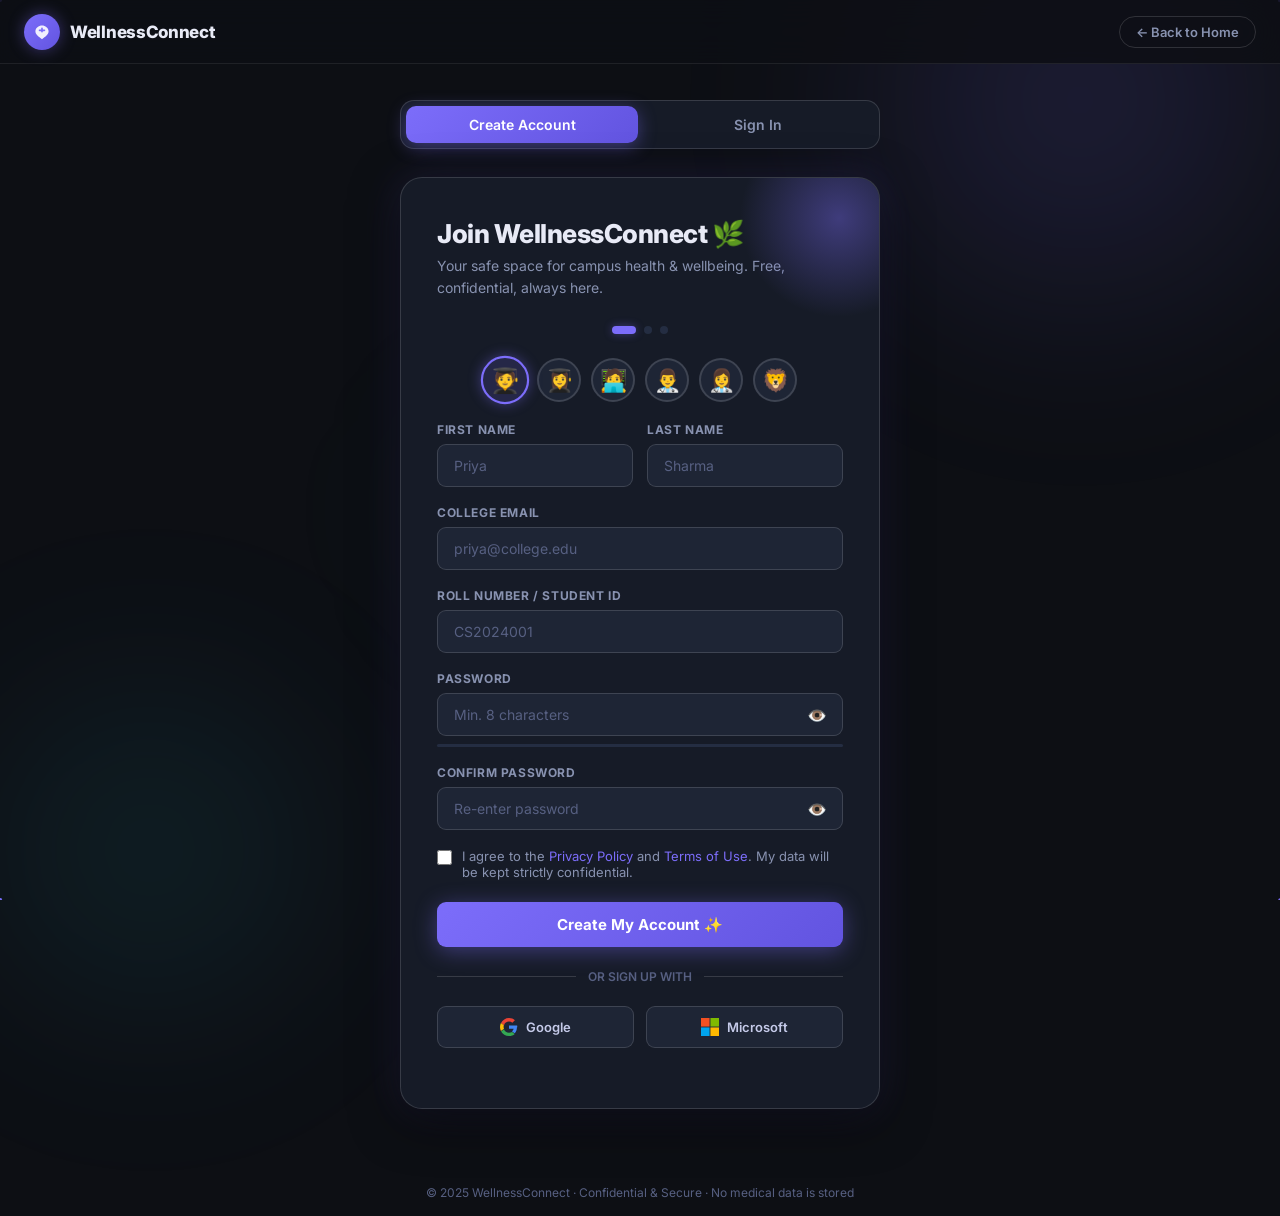
<file: groupid107/register.html>
<!DOCTYPE html>
<html lang="en">
<head>
  <meta charset="UTF-8"/>
  <meta name="viewport" content="width=device-width, initial-scale=1.0"/>
  <title>WellnessConnect — Join / Sign In</title>
  <link rel="preconnect" href="https://fonts.googleapis.com">
  <link href="https://fonts.googleapis.com/css2?family=Inter:wght@300;400;500;600;700;800&display=swap" rel="stylesheet">
  <style>
    *,*::before,*::after{box-sizing:border-box;margin:0;padding:0}
    :root{
      --primary:#7c6dfa;--primary-dark:#6254e0;--primary-light:rgba(124,109,250,0.15);
      --primary-glow:rgba(124,109,250,0.4);--accent:#22d3ee;
      --success:#34d399;--danger:#f87171;
      --bg:#0d0f14;--bg2:#11141c;--surface:#161b27;--surface2:#1e2535;--surface3:#242d42;
      --border:rgba(255,255,255,0.08);--border2:rgba(255,255,255,0.14);
      --text:#e8eaf6;--text2:#c5cae9;--muted:#8892b0;--light:#576082;
      --radius:14px;--radius-sm:9px;--radius-lg:22px;
      --shadow:0 4px 24px rgba(0,0,0,0.45);--shadow-lg:0 12px 48px rgba(0,0,0,0.6);
      --glow:0 0 40px rgba(124,109,250,0.18);
      --font:'Inter',-apple-system,'Segoe UI',system-ui,sans-serif;
    }
    html{scroll-behavior:smooth}
    body{font-family:var(--font);background:var(--bg);color:var(--text);min-height:100vh;display:flex;flex-direction:column;-webkit-font-smoothing:antialiased;overflow-x:hidden}
    a{color:var(--primary);text-decoration:none}
    a:hover{color:var(--accent)}

    /* ── CANVAS PARTICLES ── */
    #particles{position:fixed;inset:0;z-index:0;pointer-events:none}

    /* ── BACKGROUND ORBS ── */
    .orb{position:fixed;border-radius:50%;pointer-events:none;z-index:0;filter:blur(80px)}
    .orb1{width:600px;height:600px;background:radial-gradient(circle,rgba(124,109,250,0.18),transparent 70%);top:-200px;right:-100px;animation:orbFloat1 14s ease-in-out infinite alternate}
    .orb2{width:500px;height:500px;background:radial-gradient(circle,rgba(34,211,238,0.1),transparent 70%);bottom:-200px;left:-100px;animation:orbFloat2 16s ease-in-out infinite alternate}
    .orb3{width:300px;height:300px;background:radial-gradient(circle,rgba(52,211,153,0.08),transparent 70%);top:40%;left:30%;animation:orbFloat3 12s ease-in-out infinite alternate}
    @keyframes orbFloat1{from{transform:translate(0,0) scale(1)}to{transform:translate(-40px,60px) scale(1.1)}}
    @keyframes orbFloat2{from{transform:translate(0,0) scale(1)}to{transform:translate(50px,-40px) scale(1.08)}}
    @keyframes orbFloat3{from{transform:translate(0,0)}to{transform:translate(30px,-50px)}}

    /* ── HEADER ── */
    .header{position:fixed;top:0;left:0;right:0;z-index:100;background:rgba(13,15,20,0.85);backdrop-filter:blur(20px);border-bottom:1px solid var(--border);padding:0 24px;height:64px;display:flex;align-items:center;justify-content:space-between}
    .logo{display:flex;align-items:center;gap:10px;text-decoration:none}
    .logo-icon{width:36px;height:36px;background:linear-gradient(135deg,var(--primary),var(--primary-dark));border-radius:50%;display:flex;align-items:center;justify-content:center;box-shadow:0 0 16px var(--primary-glow)}
    .logo-name{font-size:17px;font-weight:800;color:var(--text);letter-spacing:-0.3px}
    .back-btn{padding:7px 16px;border:1.5px solid var(--border2);border-radius:20px;font-size:13px;font-weight:600;color:var(--muted);background:transparent;cursor:pointer;font-family:var(--font);transition:all .2s;text-decoration:none}
    .back-btn:hover{border-color:var(--primary);color:var(--primary);background:var(--primary-light)}

    /* ── MAIN LAYOUT ── */
    .page{flex:1;display:flex;align-items:center;justify-content:center;padding:100px 20px 60px;position:relative;z-index:1}
    .auth-wrapper{width:100%;max-width:480px}

    /* ── TABS ── */
    .tab-bar{display:flex;background:var(--surface);border:1px solid var(--border2);border-radius:var(--radius);padding:5px;gap:4px;margin-bottom:28px}
    .tab-btn{flex:1;padding:10px;border:none;border-radius:10px;font-family:var(--font);font-size:14px;font-weight:600;cursor:pointer;transition:all .22s;color:var(--muted);background:transparent}
    .tab-btn.active{background:linear-gradient(135deg,var(--primary),var(--primary-dark));color:#fff;box-shadow:0 4px 18px var(--primary-glow)}

    /* ── CARD ── */
    .auth-card{background:var(--surface);border:1px solid var(--border2);border-radius:var(--radius-lg);padding:40px 36px;box-shadow:var(--shadow-lg),var(--glow);animation:fadeSlide .4s ease both;position:relative;overflow:hidden}
    .auth-card::before{content:'';position:absolute;top:-60px;right:-60px;width:200px;height:200px;background:radial-gradient(circle,var(--primary-glow),transparent 70%);pointer-events:none}
    @keyframes fadeSlide{from{opacity:0;transform:translateY(18px)}to{opacity:1;transform:translateY(0)}}

    .auth-title{font-size:26px;font-weight:800;letter-spacing:-0.5px;margin-bottom:6px;color:var(--text)}
    .auth-sub{font-size:14px;color:var(--muted);margin-bottom:28px;line-height:1.55}

    /* ── FORM ── */
    .form-group{margin-bottom:18px;position:relative}
    .form-group label{display:block;font-size:12px;font-weight:700;color:var(--muted);text-transform:uppercase;letter-spacing:.6px;margin-bottom:7px}
    .form-input{width:100%;padding:12px 16px;background:var(--surface2);border:1.5px solid var(--border2);border-radius:var(--radius-sm);font-family:var(--font);font-size:14px;color:var(--text);outline:none;transition:all .22s}
    .form-input::placeholder{color:var(--light)}
    .form-input:focus{border-color:var(--primary);background:var(--surface3);box-shadow:0 0 0 3px var(--primary-light),0 0 16px var(--primary-glow)}
    .form-input.error{border-color:var(--danger);box-shadow:0 0 0 3px rgba(248,113,113,.15)}
    .form-row{display:grid;grid-template-columns:1fr 1fr;gap:14px}

    /* password toggle */
    .pw-wrap{position:relative}
    .pw-toggle{position:absolute;right:12px;top:50%;transform:translateY(-50%);background:none;border:none;cursor:pointer;color:var(--muted);padding:4px;transition:color .2s;font-size:16px}
    .pw-toggle:hover{color:var(--primary)}

    /* strength bar */
    .strength-bar{height:3px;border-radius:2px;margin-top:8px;background:var(--surface3);overflow:hidden}
    .strength-fill{height:100%;border-radius:2px;transition:width .3s,background .3s;width:0}

    /* ── SOCIAL ── */
    .divider{display:flex;align-items:center;gap:12px;margin:22px 0;color:var(--light);font-size:12px;font-weight:600}
    .divider::before,.divider::after{content:'';flex:1;height:1px;background:var(--border2)}
    .social-row{display:grid;grid-template-columns:1fr 1fr;gap:12px;margin-bottom:20px}
    .social-btn{display:flex;align-items:center;justify-content:center;gap:8px;padding:11px;border:1.5px solid var(--border2);border-radius:var(--radius-sm);background:var(--surface2);color:var(--text2);font-size:13px;font-weight:600;cursor:pointer;font-family:var(--font);transition:all .22s}
    .social-btn:hover{border-color:var(--primary);color:var(--primary);background:var(--primary-light);box-shadow:0 0 14px var(--primary-glow)}
    .social-btn svg{flex-shrink:0}

    /* ── SUBMIT ── */
    .submit-btn{width:100%;padding:13px;background:linear-gradient(135deg,var(--primary),var(--primary-dark));color:#fff;border:none;border-radius:var(--radius-sm);font-family:var(--font);font-size:15px;font-weight:700;cursor:pointer;transition:all .22s;box-shadow:0 4px 22px var(--primary-glow);position:relative;overflow:hidden;margin-top:4px}
    .submit-btn:hover{transform:translateY(-2px);box-shadow:0 8px 32px var(--primary-glow);filter:brightness(1.1)}
    .submit-btn:active{transform:translateY(0)}
    .submit-btn .btn-loader{display:none;width:18px;height:18px;border:2.5px solid rgba(255,255,255,0.3);border-top-color:#fff;border-radius:50%;animation:spin .7s linear infinite;margin:0 auto}
    .submit-btn.loading .btn-text{display:none}
    .submit-btn.loading .btn-loader{display:block}
    @keyframes spin{to{transform:rotate(360deg)}}

    /* ── MESSAGES ── */
    .msg-box{padding:12px 16px;border-radius:var(--radius-sm);font-size:13.5px;margin-bottom:18px;font-weight:500;display:none;animation:fadeSlide .3s ease}
    .msg-box.success{background:rgba(52,211,153,.1);border:1px solid rgba(52,211,153,.3);color:var(--success)}
    .msg-box.error{background:rgba(248,113,113,.1);border:1px solid rgba(248,113,113,.3);color:var(--danger)}
    .msg-box.show{display:block}

    /* ── CHECKBOXES / LINKS ── */
    .form-check{display:flex;align-items:flex-start;gap:10px;font-size:13px;color:var(--muted);margin-bottom:18px}
    .form-check input{width:15px;height:15px;flex-shrink:0;margin-top:2px;accent-color:var(--primary);cursor:pointer}
    .forgot{font-size:13px;color:var(--muted);text-align:right;display:block;margin-top:-10px;margin-bottom:18px;transition:color .2s}
    .forgot:hover{color:var(--primary)}

    /* ── AVATAR PICKER ── */
    .avatar-row{display:flex;gap:10px;justify-content:center;margin-bottom:20px;flex-wrap:wrap}
    .avatar-opt{width:44px;height:44px;border-radius:50%;font-size:22px;display:flex;align-items:center;justify-content:center;cursor:pointer;background:var(--surface2);border:2px solid var(--border2);transition:all .2s}
    .avatar-opt:hover,.avatar-opt.selected{border-color:var(--primary);background:var(--primary-light);box-shadow:0 0 12px var(--primary-glow);transform:scale(1.1)}

    /* ── STEPS indicator ── */
    .steps{display:flex;gap:8px;justify-content:center;margin-bottom:24px}
    .step-dot{width:8px;height:8px;border-radius:50%;background:var(--surface3);transition:all .3s}
    .step-dot.active{background:var(--primary);box-shadow:0 0 8px var(--primary-glow);width:24px;border-radius:4px}
    .step-dot.done{background:var(--success)}

    /* ── SUCCESS SCREEN ── */
    .success-screen{text-align:center;padding:10px 0;display:none}
    .success-circle{width:72px;height:72px;border-radius:50%;background:rgba(52,211,153,.15);border:2px solid rgba(52,211,153,.4);display:flex;align-items:center;justify-content:center;margin:0 auto 20px;font-size:32px;animation:popIn .5s cubic-bezier(.34,1.56,.64,1) both}
    @keyframes popIn{from{transform:scale(0)}to{transform:scale(1)}}
    .success-screen h2{font-size:24px;font-weight:800;margin-bottom:8px}
    .success-screen p{font-size:14px;color:var(--muted);margin-bottom:24px;line-height:1.6}

    /* ── FOOTER ── */
    .page-footer{text-align:center;font-size:12px;color:var(--light);padding:16px;position:relative;z-index:1}

    /* ── RESPONSIVE ── */
    @media(max-width:520px){
      .auth-card{padding:28px 20px}
      .form-row{grid-template-columns:1fr}
      .social-row{grid-template-columns:1fr}
    }
  </style>
</head>
<body>

<!-- BACKGROUND -->
<canvas id="particles"></canvas>
<div class="orb orb1"></div>
<div class="orb orb2"></div>
<div class="orb orb3"></div>

<!-- HEADER -->
<header class="header">
  <a href="index.html" class="logo">
    <div class="logo-icon">
      <svg viewBox="0 0 40 40" fill="none" width="22" height="22">
        <path d="M20 8C14 8 8 13 8 18.5C8 25 14 28 20 33C26 28 32 25 32 18.5C32 13 26 8 20 8Z" fill="white" opacity="0.9"/>
        <rect x="18.5" y="12" width="3" height="9" rx="1.5" fill="#7c6dfa"/>
        <rect x="14" y="15.5" width="12" height="3" rx="1.5" fill="#7c6dfa"/>
      </svg>
    </div>
    <span class="logo-name">WellnessConnect</span>
  </a>
  <a href="index.html" class="back-btn">← Back to Home</a>
</header>

<!-- MAIN -->
<main class="page">
  <div class="auth-wrapper">

    <!-- TABS -->
    <div class="tab-bar">
      <button class="tab-btn active" id="tabRegister" onclick="switchTab('register')">Create Account</button>
      <button class="tab-btn" id="tabLogin" onclick="switchTab('login')">Sign In</button>
    </div>

    <!-- ══ REGISTER CARD ══ -->
    <div class="auth-card" id="cardRegister">
      <div class="auth-title">Join WellnessConnect 🌿</div>
      <div class="auth-sub">Your safe space for campus health & wellbeing. Free, confidential, always here.</div>

      <!-- steps -->
      <div class="steps">
        <div class="step-dot active" id="dot1"></div>
        <div class="step-dot" id="dot2"></div>
        <div class="step-dot" id="dot3"></div>
      </div>

      <!-- msg box -->
      <div class="msg-box" id="regMsg"></div>

      <!-- avatar picker -->
      <div class="avatar-row" id="avatarRow">
        <div class="avatar-opt selected" data-av="🧑‍🎓" onclick="pickAvatar(this)">🧑‍🎓</div>
        <div class="avatar-opt" data-av="👩‍🎓" onclick="pickAvatar(this)">👩‍🎓</div>
        <div class="avatar-opt" data-av="🧑‍💻" onclick="pickAvatar(this)">🧑‍💻</div>
        <div class="avatar-opt" data-av="👨‍⚕️" onclick="pickAvatar(this)">👨‍⚕️</div>
        <div class="avatar-opt" data-av="👩‍⚕️" onclick="pickAvatar(this)">👩‍⚕️</div>
        <div class="avatar-opt" data-av="🦁" onclick="pickAvatar(this)">🦁</div>
      </div>

      <form id="registerForm" onsubmit="handleRegister(event)" novalidate>
        <div class="form-row">
          <div class="form-group">
            <label>First Name</label>
            <input type="text" id="rFirst" class="form-input" placeholder="Priya" required autocomplete="given-name"/>
          </div>
          <div class="form-group">
            <label>Last Name</label>
            <input type="text" id="rLast" class="form-input" placeholder="Sharma" required autocomplete="family-name"/>
          </div>
        </div>
        <div class="form-group">
          <label>College Email</label>
          <input type="email" id="rEmail" class="form-input" placeholder="priya@college.edu" required autocomplete="email"/>
        </div>
        <div class="form-group">
          <label>Roll Number / Student ID</label>
          <input type="text" id="rRoll" class="form-input" placeholder="CS2024001" required/>
        </div>
        <div class="form-group">
          <label>Password</label>
          <div class="pw-wrap">
            <input type="password" id="rPass" class="form-input" placeholder="Min. 8 characters" required oninput="checkStrength(this.value)"/>
            <button type="button" class="pw-toggle" onclick="togglePw('rPass',this)">👁️</button>
          </div>
          <div class="strength-bar"><div class="strength-fill" id="strengthFill"></div></div>
          <div style="font-size:11.5px;color:var(--muted);margin-top:4px" id="strengthLabel"></div>
        </div>
        <div class="form-group">
          <label>Confirm Password</label>
          <div class="pw-wrap">
            <input type="password" id="rPass2" class="form-input" placeholder="Re-enter password" required/>
            <button type="button" class="pw-toggle" onclick="togglePw('rPass2',this)">👁️</button>
          </div>
        </div>
        <div class="form-check">
          <input type="checkbox" id="rConsent" required/>
          <label for="rConsent">I agree to the <a href="#">Privacy Policy</a> and <a href="#">Terms of Use</a>. My data will be kept strictly confidential.</label>
        </div>
        <button type="submit" class="submit-btn" id="regBtn">
          <span class="btn-text">Create My Account ✨</span>
          <div class="btn-loader"></div>
        </button>
      </form>

      <!-- success screen -->
      <div class="success-screen" id="regSuccess">
        <div class="success-circle">✅</div>
        <h2>Welcome aboard! 🎉</h2>
        <p>Your WellnessConnect account has been created.<br/>You're now part of a community that cares about your wellbeing.</p>
        <a href="index.html" class="submit-btn" style="display:block;text-decoration:none;padding:13px;text-align:center;border-radius:var(--radius-sm);font-weight:700;font-size:15px">
          Go to Dashboard 🚀
        </a>
      </div>

      <div class="divider">OR SIGN UP WITH</div>
      <div class="social-row">
        <button class="social-btn" onclick="socialLogin('Google')">
          <svg width="18" height="18" viewBox="0 0 48 48"><path fill="#EA4335" d="M24 9.5c3.5 0 6.6 1.2 9 3.2l6.7-6.7C35.7 2.2 30.2 0 24 0 14.7 0 6.8 5.4 2.9 13.3l7.8 6C12.5 13.1 17.8 9.5 24 9.5z"/><path fill="#4285F4" d="M46.1 24.5c0-1.6-.1-3.1-.4-4.5H24v8.5h12.4c-.5 2.8-2.1 5.2-4.5 6.8l7 5.4c4-3.8 6.3-9.3 6.3-16.2z"/><path fill="#FBBC05" d="M10.7 28.7A14.5 14.5 0 0 1 9.5 24c0-1.6.3-3.2.8-4.7L2.5 13.3A23.9 23.9 0 0 0 0 24c0 3.8.9 7.4 2.5 10.5l8.2-5.8z"/><path fill="#34A853" d="M24 48c6.2 0 11.4-2 15.2-5.5l-7-5.4c-2 1.4-4.6 2.2-8.2 2.2-6.2 0-11.5-3.6-13.3-9.3l-7.8 6C6.8 42.6 14.7 48 24 48z"/></svg>
          Google
        </button>
        <button class="social-btn" onclick="socialLogin('Microsoft')">
          <svg width="18" height="18" viewBox="0 0 21 21"><rect width="10" height="10" fill="#F25022"/><rect x="11" width="10" height="10" fill="#7FBA00"/><rect y="11" width="10" height="10" fill="#00A4EF"/><rect x="11" y="11" width="10" height="10" fill="#FFB900"/></svg>
          Microsoft
        </button>
      </div>
    </div>

    <!-- ══ LOGIN CARD ══ -->
    <div class="auth-card" id="cardLogin" style="display:none">
      <div class="auth-title">Welcome back 👋</div>
      <div class="auth-sub">Sign in to access your wellness dashboard and continue your journey.</div>

      <div class="msg-box" id="loginMsg"></div>

      <form id="loginForm" onsubmit="handleLogin(event)" novalidate>
        <div class="form-group">
          <label>Email / Student ID</label>
          <input type="text" id="lEmail" class="form-input" placeholder="priya@college.edu" required autocomplete="username"/>
        </div>
        <div class="form-group">
          <label>Password</label>
          <div class="pw-wrap">
            <input type="password" id="lPass" class="form-input" placeholder="Your password" required autocomplete="current-password"/>
            <button type="button" class="pw-toggle" onclick="togglePw('lPass',this)">👁️</button>
          </div>
        </div>
        <a href="#" class="forgot" onclick="forgotPassword(event)">Forgot password?</a>
        <button type="submit" class="submit-btn" id="loginBtn">
          <span class="btn-text">Sign In →</span>
          <div class="btn-loader"></div>
        </button>
      </form>

      <div class="divider">OR CONTINUE WITH</div>
      <div class="social-row">
        <button class="social-btn" onclick="socialLogin('Google')">
          <svg width="18" height="18" viewBox="0 0 48 48"><path fill="#EA4335" d="M24 9.5c3.5 0 6.6 1.2 9 3.2l6.7-6.7C35.7 2.2 30.2 0 24 0 14.7 0 6.8 5.4 2.9 13.3l7.8 6C12.5 13.1 17.8 9.5 24 9.5z"/><path fill="#4285F4" d="M46.1 24.5c0-1.6-.1-3.1-.4-4.5H24v8.5h12.4c-.5 2.8-2.1 5.2-4.5 6.8l7 5.4c4-3.8 6.3-9.3 6.3-16.2z"/><path fill="#FBBC05" d="M10.7 28.7A14.5 14.5 0 0 1 9.5 24c0-1.6.3-3.2.8-4.7L2.5 13.3A23.9 23.9 0 0 0 0 24c0 3.8.9 7.4 2.5 10.5l8.2-5.8z"/><path fill="#34A853" d="M24 48c6.2 0 11.4-2 15.2-5.5l-7-5.4c-2 1.4-4.6 2.2-8.2 2.2-6.2 0-11.5-3.6-13.3-9.3l-7.8 6C6.8 42.6 14.7 48 24 48z"/></svg>
          Google
        </button>
        <button class="social-btn" onclick="socialLogin('Microsoft')">
          <svg width="18" height="18" viewBox="0 0 21 21"><rect width="10" height="10" fill="#F25022"/><rect x="11" width="10" height="10" fill="#7FBA00"/><rect y="11" width="10" height="10" fill="#00A4EF"/><rect x="11" y="11" width="10" height="10" fill="#FFB900"/></svg>
          Microsoft
        </button>
      </div>
    </div>

  </div>
</main>

<footer class="page-footer">© 2025 WellnessConnect · Confidential & Secure · No medical data is stored</footer>

<script>
/* ── TAB SWITCHER ── */
function switchTab(tab) {
  const isReg = tab === 'register';
  document.getElementById('cardRegister').style.display = isReg ? 'block' : 'none';
  document.getElementById('cardLogin').style.display    = isReg ? 'none'  : 'block';
  document.getElementById('tabRegister').classList.toggle('active', isReg);
  document.getElementById('tabLogin').classList.toggle('active', !isReg);
}

/* ── AVATAR PICKER ── */
let selectedAvatar = '🧑‍🎓';
function pickAvatar(el) {
  document.querySelectorAll('.avatar-opt').forEach(a => a.classList.remove('selected'));
  el.classList.add('selected');
  selectedAvatar = el.dataset.av;
}

/* ── PASSWORD TOGGLE ── */
function togglePw(id, btn) {
  const inp = document.getElementById(id);
  const show = inp.type === 'password';
  inp.type = show ? 'text' : 'password';
  btn.textContent = show ? '🙈' : '👁️';
}

/* ── PASSWORD STRENGTH ── */
function checkStrength(val) {
  const fill = document.getElementById('strengthFill');
  const label = document.getElementById('strengthLabel');
  let score = 0;
  if (val.length >= 8) score++;
  if (/[A-Z]/.test(val)) score++;
  if (/[0-9]/.test(val)) score++;
  if (/[^A-Za-z0-9]/.test(val)) score++;
  const levels = [
    { pct:'0%', bg:'transparent', txt:'' },
    { pct:'25%', bg:'#f87171', txt:'Weak 😟' },
    { pct:'50%', bg:'#fbbf24', txt:'Fair 😐' },
    { pct:'75%', bg:'#34d399', txt:'Good 😊' },
    { pct:'100%', bg:'#7c6dfa', txt:'Strong 💪' },
  ];
  fill.style.width  = levels[score].pct;
  fill.style.background = levels[score].bg;
  label.textContent = levels[score].txt;
  label.style.color = levels[score].bg;
}

/* ── SHOW MESSAGE ── */
function showMsg(id, text, type) {
  const el = document.getElementById(id);
  el.textContent = text;
  el.className = `msg-box ${type} show`;
  setTimeout(() => el.classList.remove('show'), 5000);
}

/* ── REGISTER ── */
function handleRegister(e) {
  e.preventDefault();
  const first = document.getElementById('rFirst').value.trim();
  const last  = document.getElementById('rLast').value.trim();
  const email = document.getElementById('rEmail').value.trim();
  const roll  = document.getElementById('rRoll').value.trim();
  const pass  = document.getElementById('rPass').value;
  const pass2 = document.getElementById('rPass2').value;
  const consent = document.getElementById('rConsent').checked;

  if (!first || !last || !email || !roll || !pass) {
    showMsg('regMsg','⚠️ Please fill in all required fields.','error'); return;
  }
  if (pass !== pass2) {
    showMsg('regMsg','⚠️ Passwords do not match.','error'); return;
  }
  if (pass.length < 8) {
    showMsg('regMsg','⚠️ Password must be at least 8 characters.','error'); return;
  }
  if (!consent) {
    showMsg('regMsg','⚠️ Please accept the Privacy Policy to continue.','error'); return;
  }

  const btn = document.getElementById('regBtn');
  btn.classList.add('loading');

  setTimeout(() => {
    // Store in localStorage (demo)
    const user = { first, last, email, roll, avatar: selectedAvatar, joined: new Date().toISOString() };
    localStorage.setItem('wc_user', JSON.stringify(user));

    btn.classList.remove('loading');
    document.getElementById('registerForm').style.display = 'none';
    document.getElementById('avatarRow').style.display = 'none';
    document.querySelector('.steps').style.display = 'none';
    document.querySelector('#cardRegister .auth-title').style.display = 'none';
    document.querySelector('#cardRegister .auth-sub').style.display = 'none';
    document.querySelectorAll('#cardRegister .divider, #cardRegister .social-row').forEach(el => el.style.display = 'none');
    document.getElementById('regSuccess').style.display = 'block';
  }, 1800);
}

/* ── LOGIN ── */
function handleLogin(e) {
  e.preventDefault();
  const emailVal = document.getElementById('lEmail').value.trim();
  const passVal  = document.getElementById('lPass').value;

  if (!emailVal || !passVal) {
    showMsg('loginMsg','⚠️ Please enter your email and password.','error'); return;
  }

  const btn = document.getElementById('loginBtn');
  btn.classList.add('loading');

  setTimeout(() => {
    btn.classList.remove('loading');
    const stored = JSON.parse(localStorage.getItem('wc_user') || '{}');
    // Demo: any stored email or default demo credentials work
    if (stored.email === emailVal || (emailVal === 'demo@college.edu' && passVal === 'demo1234')) {
      showMsg('loginMsg','✅ Signed in! Redirecting...','success');
      setTimeout(() => { window.location.href = 'index.html'; }, 1200);
    } else {
      showMsg('loginMsg','❌ Invalid credentials. Try demo@college.edu / demo1234','error');
    }
  }, 1600);
}

/* ── FORGOT PASSWORD ── */
function forgotPassword(e) {
  e.preventDefault();
  const email = document.getElementById('lEmail').value.trim();
  if (!email) {
    showMsg('loginMsg','📧 Enter your email above first, then click Forgot Password.','error');
    document.getElementById('lEmail').focus();
    return;
  }
  showMsg('loginMsg',`✅ A reset link has been sent to ${email} (demo mode).`,'success');
}

/* ── SOCIAL LOGIN ── */
function socialLogin(provider) {
  showMsg(
    document.getElementById('cardLogin').style.display !== 'none' ? 'loginMsg' : 'regMsg',
    `🔗 ${provider} login is available in the full version. Use email sign-up for now.`,
    'success'
  );
}

/* ── PARTICLE CANVAS ── */
(function initParticles() {
  const canvas = document.getElementById('particles');
  const ctx = canvas.getContext('2d');
  let W, H, dots = [];

  function resize() {
    W = canvas.width  = window.innerWidth;
    H = canvas.height = window.innerHeight;
  }
  resize();
  window.addEventListener('resize', resize);

  for (let i = 0; i < 60; i++) {
    dots.push({
      x: Math.random() * window.innerWidth,
      y: Math.random() * window.innerHeight,
      r: Math.random() * 1.5 + 0.5,
      vx: (Math.random() - 0.5) * 0.3,
      vy: (Math.random() - 0.5) * 0.3,
      a: Math.random() * 0.5 + 0.1,
    });
  }

  function draw() {
    ctx.clearRect(0, 0, W, H);
    dots.forEach(d => {
      d.x += d.vx; d.y += d.vy;
      if (d.x < 0) d.x = W; if (d.x > W) d.x = 0;
      if (d.y < 0) d.y = H; if (d.y > H) d.y = 0;
      ctx.beginPath();
      ctx.arc(d.x, d.y, d.r, 0, Math.PI * 2);
      ctx.fillStyle = `rgba(124,109,250,${d.a})`;
      ctx.fill();
    });
    // draw lines between nearby dots
    for (let i = 0; i < dots.length; i++) {
      for (let j = i + 1; j < dots.length; j++) {
        const dx = dots[i].x - dots[j].x;
        const dy = dots[i].y - dots[j].y;
        const dist = Math.sqrt(dx*dx + dy*dy);
        if (dist < 100) {
          ctx.beginPath();
          ctx.moveTo(dots[i].x, dots[i].y);
          ctx.lineTo(dots[j].x, dots[j].y);
          ctx.strokeStyle = `rgba(124,109,250,${0.06 * (1 - dist/100)})`;
          ctx.lineWidth = 0.8;
          ctx.stroke();
        }
      }
    }
    requestAnimationFrame(draw);
  }
  draw();
})();
</script>
</body>
</html>
</file>
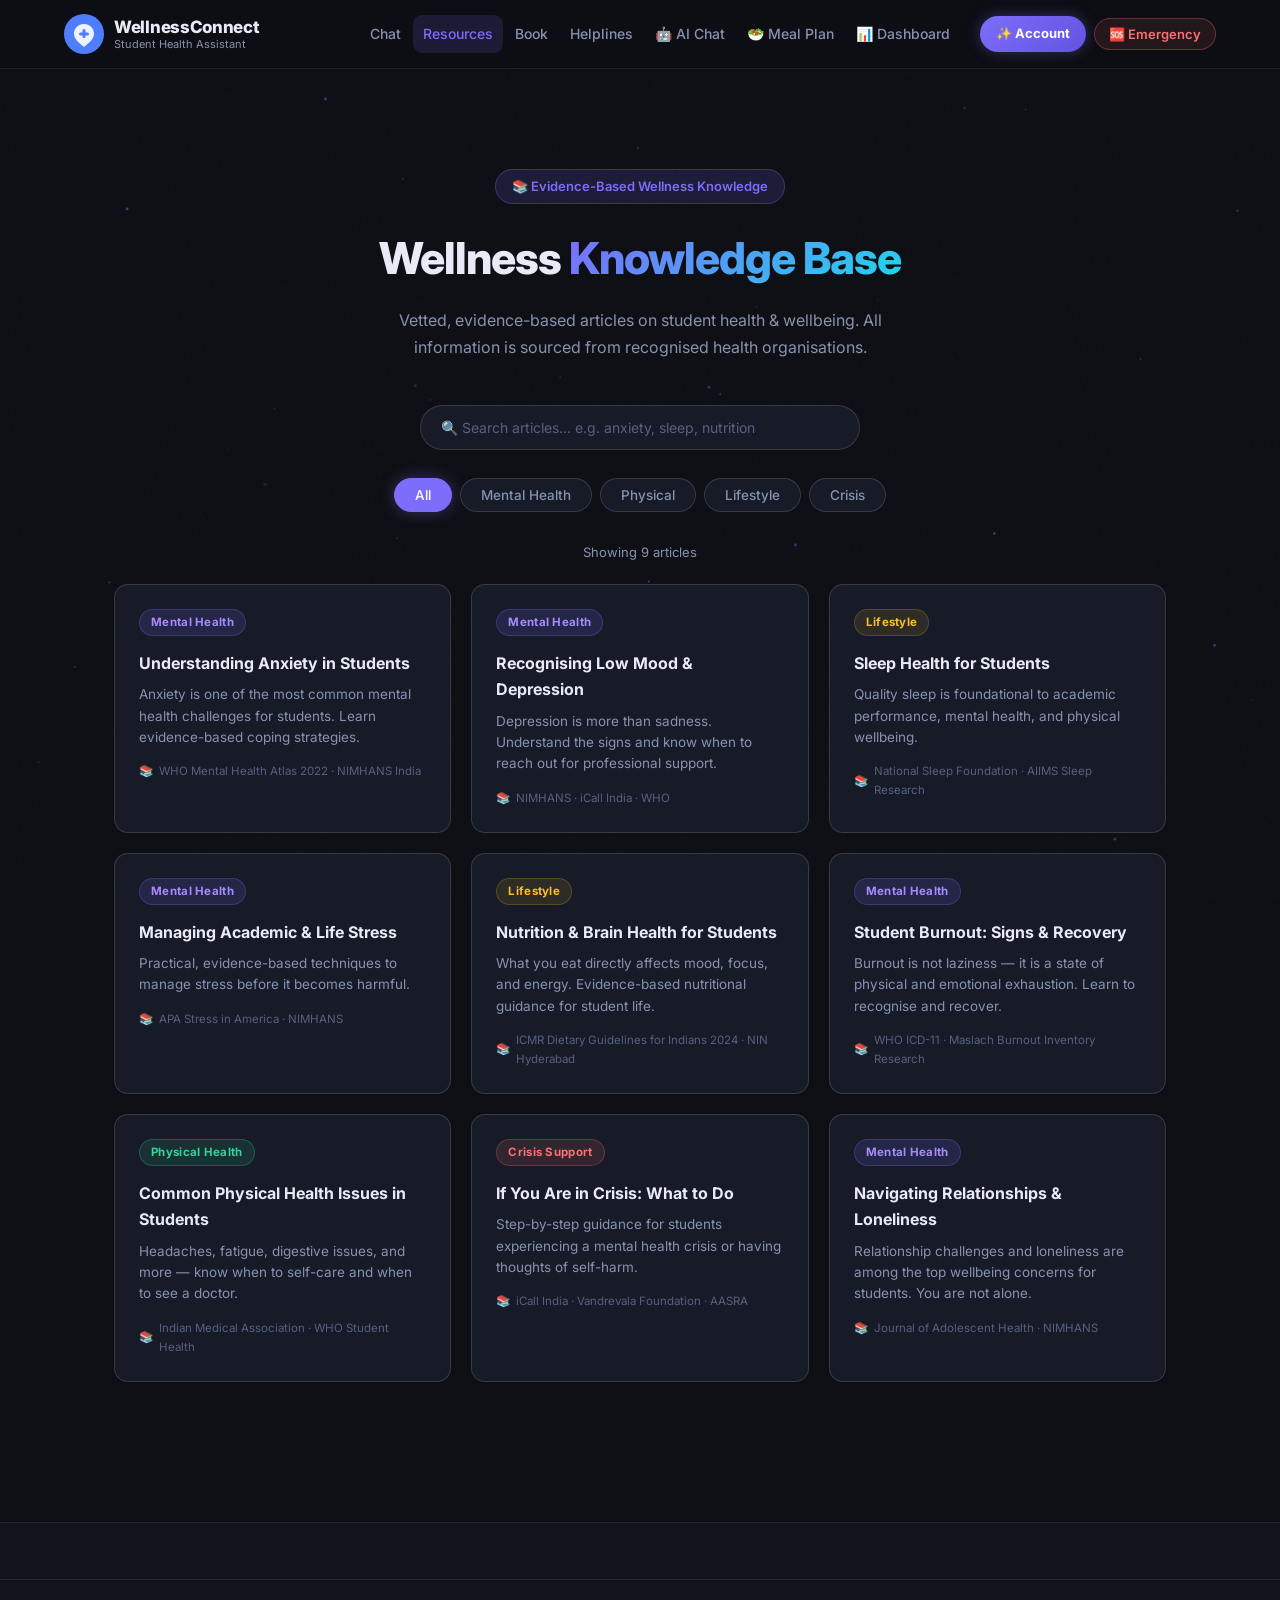
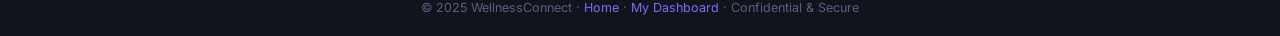
<file: groupid107/resources.html>
<!DOCTYPE html>
<html lang="en">
<head>
  <meta charset="UTF-8"/>
  <meta name="viewport" content="width=device-width, initial-scale=1.0"/>
  <title>WellnessConnect — Wellness Resources</title>
  <link rel="preconnect" href="https://fonts.googleapis.com">
  <link href="https://fonts.googleapis.com/css2?family=Inter:wght@300;400;500;600;700;800&display=swap" rel="stylesheet">
  <link rel="stylesheet" href="styles.css"/>
  <style>
    .page-wrap { max-width: 1100px; margin: 0 auto; padding: 100px 24px 60px; position: relative; z-index: 1; }
    .page-hero  { text-align: center; margin-bottom: 44px; }
    .page-hero h1 { font-size: clamp(28px,4vw,44px); font-weight: 800; letter-spacing: -1px; margin-bottom: 12px; }
    .page-hero p  { font-size: 16px; color: var(--muted); max-width: 520px; margin: 0 auto 28px; line-height: 1.7; }
    .search-bar { display: flex; justify-content: center; margin-bottom: 28px; }
    .search-input {
      width: 100%; max-width: 440px; padding: 13px 20px;
      background: var(--surface); border: 1.5px solid var(--border2);
      border-radius: 30px; font-family: var(--font); font-size: 14px;
      color: var(--text); outline: none; transition: all .22s;
    }
    .search-input:focus { border-color: var(--primary); box-shadow: 0 0 0 3px var(--primary-light), 0 0 20px var(--primary-glow); }
    .search-input::placeholder { color: var(--light); }
    .res-count { text-align: center; font-size: 13px; color: var(--muted); margin-bottom: 20px; }
  </style>
</head>
<body>
<canvas id="particles" style="position:fixed;inset:0;z-index:0;pointer-events:none"></canvas>

<header class="header" id="header">
  <div class="container nav-container">
    <a href="index.html" class="logo" style="text-decoration:none">
      <div class="logo-icon">
        <svg viewBox="0 0 40 40" fill="none" width="40" height="40">
          <circle cx="20" cy="20" r="20" fill="#4f7dff"/>
          <path d="M20 10 C14 10 10 14.5 10 19.5 C10 25 14 28 20 33 C26 28 30 25 30 19.5 C30 14.5 26 10 20 10Z" fill="white" opacity="0.9"/>
          <rect x="18.5" y="15" width="3" height="9" rx="1.5" fill="#4f7dff"/>
          <rect x="15" y="18.5" width="10" height="3" rx="1.5" fill="#4f7dff"/>
        </svg>
      </div>
      <div class="logo-text"><span class="logo-main">WellnessConnect</span><span class="logo-sub">Student Health Assistant</span></div>
    </a>
    <nav class="nav-links">
      <a href="index.html" class="nav-link">Chat</a>
      <a href="resources.html" class="nav-link active">Resources</a>
      <a href="index.html" class="nav-link">Book</a>
      <a href="helplines.html" class="nav-link">Helplines</a>
      <a href="ai-assistant.html" class="nav-link">🤖 AI Chat</a>
      <a href="meal-plan.html" class="nav-link">🥗 Meal Plan</a>
      <a href="wellness-dashboard.html" class="nav-link">📊 Dashboard</a>
    </nav>
    <div class="nav-right">
      <a href="register.html" class="register-nav-btn">✨ Account</a>
      <button class="emergency-btn" onclick="window.location.href='helplines.html'">🆘 Emergency</button>
    </div>
  </div>
</header>

<div class="page-wrap">
  <div class="page-hero">
    <div class="hero-badge" style="display:inline-flex;margin-bottom:18px">📚 Evidence-Based Wellness Knowledge</div>
    <h1>Wellness <span class="gradient-text">Knowledge Base</span></h1>
    <p>Vetted, evidence-based articles on student health & wellbeing. All information is sourced from recognised health organisations.</p>
  </div>

  <div class="search-bar">
    <input class="search-input" type="text" id="searchInput" placeholder="🔍 Search articles… e.g. anxiety, sleep, nutrition" oninput="filterResources()"/>
  </div>

  <div class="resources-filter">
    <button class="filter-btn active" data-filter="all" onclick="setFilter('all',this)">All</button>
    <button class="filter-btn" data-filter="mental" onclick="setFilter('mental',this)">Mental Health</button>
    <button class="filter-btn" data-filter="physical" onclick="setFilter('physical',this)">Physical</button>
    <button class="filter-btn" data-filter="lifestyle" onclick="setFilter('lifestyle',this)">Lifestyle</button>
    <button class="filter-btn" data-filter="crisis" onclick="setFilter('crisis',this)">Crisis</button>
  </div>

  <div class="res-count" id="resCount"></div>
  <div class="resources-grid" id="resourcesGrid"></div>
</div>

<!-- RESOURCE MODAL -->
<div class="modal-overlay" id="resourceModal" style="display:none">
  <div class="modal modal-large">
    <button class="modal-close" onclick="document.getElementById('resourceModal').style.display='none'">✕</button>
    <div id="resourceModalContent"></div>
  </div>
</div>

<footer class="footer" style="position:relative;z-index:1">
  <div class="footer-bottom">
    <p>© 2025 WellnessConnect · <a href="index.html">Home</a> · <a href="dashboard.html">My Dashboard</a> · Confidential & Secure</p>
  </div>
</footer>

<script src="app.js"></script>
<script>
  let activeFilter = 'all';

  function setFilter(f, btn) {
    activeFilter = f;
    document.querySelectorAll('.filter-btn').forEach(b => b.classList.remove('active'));
    btn.classList.add('active');
    filterResources();
  }

  function filterResources() {
    const q = (document.getElementById('searchInput').value || '').toLowerCase();
    const grid = document.getElementById('resourcesGrid');
    const count = document.getElementById('resCount');
    grid.innerHTML = '';
    let shown = 0;
    Object.entries(KNOWLEDGE_BASE).forEach(([key, item]) => {
      if (activeFilter !== 'all' && item.category !== activeFilter) return;
      if (q && !item.title.toLowerCase().includes(q) && !item.desc.toLowerCase().includes(q) && !item.source.toLowerCase().includes(q)) return;
      shown++;
      const card = document.createElement('div');
      card.className = 'resource-card';
      card.innerHTML = `
        <span class="resource-tag ${item.tag}">${item.tagLabel}</span>
        <div class="resource-title">${item.title}</div>
        <div class="resource-desc">${item.desc}</div>
        <div class="resource-source">${item.source}</div>`;
      card.addEventListener('click', () => openResourceModal(key));
      grid.appendChild(card);
    });
    count.textContent = `Showing ${shown} article${shown !== 1 ? 's' : ''}`;
  }

  function openResourceModal(key) {
    const item = KNOWLEDGE_BASE[key];
    if (!item) return;
    document.getElementById('resourceModalContent').innerHTML = `
      <div class="rm-header">
        <span class="resource-tag ${item.tag}" style="position:relative">${item.tagLabel}</span>
        <div class="rm-title" style="margin-top:10px">${item.title}</div>
        <div class="rm-meta"><span class="rm-source">${item.source}</span></div>
      </div>
      <div class="rm-body">${item.body}</div>
      <div style="margin-top:20px;display:flex;gap:10px;flex-wrap:wrap">
        <a href="index.html" class="btn btn-primary" style="font-size:13px;padding:9px 20px">💬 Ask Arogya about this</a>
        <a href="index.html" onclick="sessionStorage.setItem('goTo','book')" class="btn btn-secondary" style="font-size:13px;padding:9px 20px">📅 Book Appointment</a>
      </div>`;
    document.getElementById('resourceModal').style.display = 'flex';
  }

  document.getElementById('resourceModal').addEventListener('click', e => {
    if (e.target === document.getElementById('resourceModal')) e.target.style.display = 'none';
  });

  filterResources();

  // Particles
  (function(){const c=document.getElementById('particles');if(!c)return;const ctx=c.getContext('2d');let W,H,dots=[];function resize(){W=c.width=window.innerWidth;H=c.height=window.innerHeight;}resize();window.addEventListener('resize',resize);for(let i=0;i<50;i++)dots.push({x:Math.random()*window.innerWidth,y:Math.random()*window.innerHeight,r:Math.random()*1.3+0.4,vx:(Math.random()-.5)*.25,vy:(Math.random()-.5)*.25,a:Math.random()*.4+.08});function draw(){ctx.clearRect(0,0,W,H);dots.forEach(d=>{d.x+=d.vx;d.y+=d.vy;if(d.x<0)d.x=W;if(d.x>W)d.x=0;if(d.y<0)d.y=H;if(d.y>H)d.y=0;ctx.beginPath();ctx.arc(d.x,d.y,d.r,0,Math.PI*2);ctx.fillStyle=`rgba(124,109,250,${d.a})`;ctx.fill();});for(let i=0;i<dots.length;i++)for(let j=i+1;j<dots.length;j++){const dx=dots[i].x-dots[j].x,dy=dots[i].y-dots[j].y,dist=Math.sqrt(dx*dx+dy*dy);if(dist<100){ctx.beginPath();ctx.moveTo(dots[i].x,dots[i].y);ctx.lineTo(dots[j].x,dots[j].y);ctx.strokeStyle=`rgba(124,109,250,${.07*(1-dist/100)})`;ctx.lineWidth=.7;ctx.stroke();}}requestAnimationFrame(draw);}draw();})();
</script>
</body>
</html>
</file>
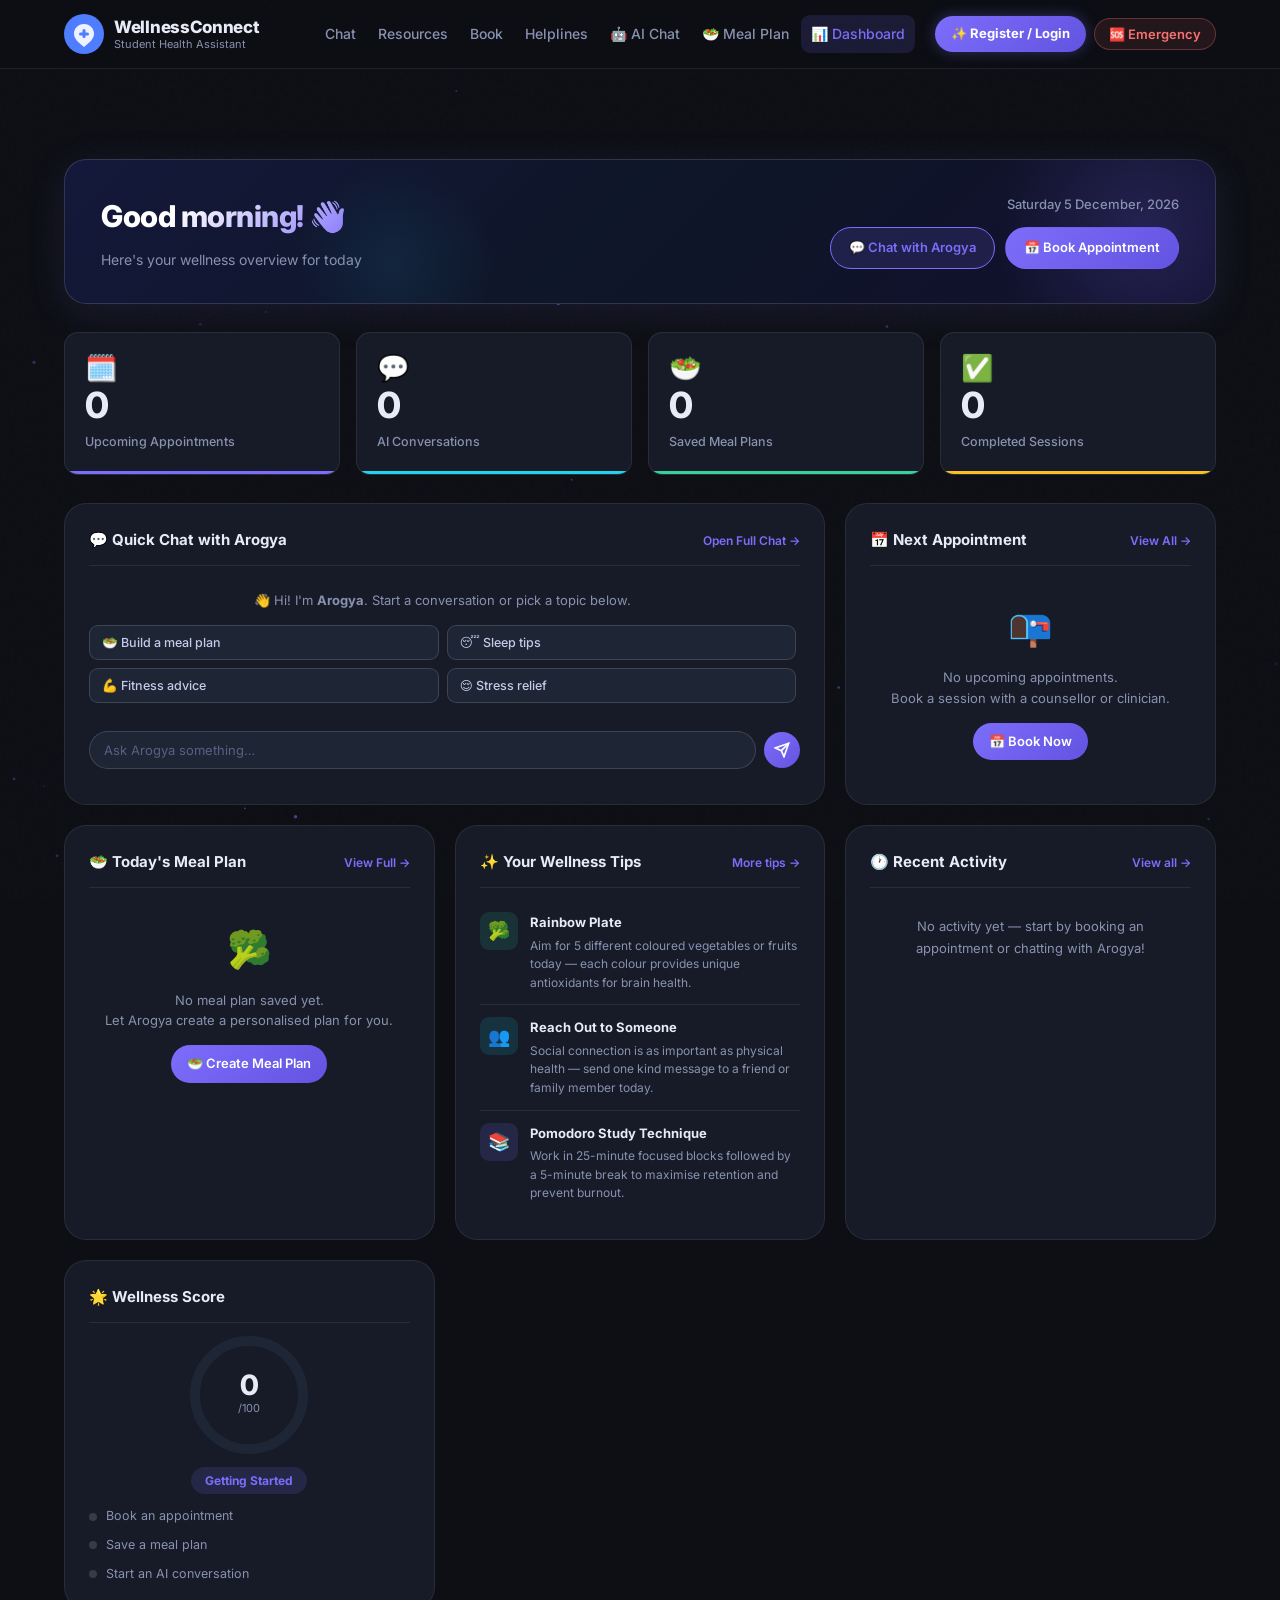
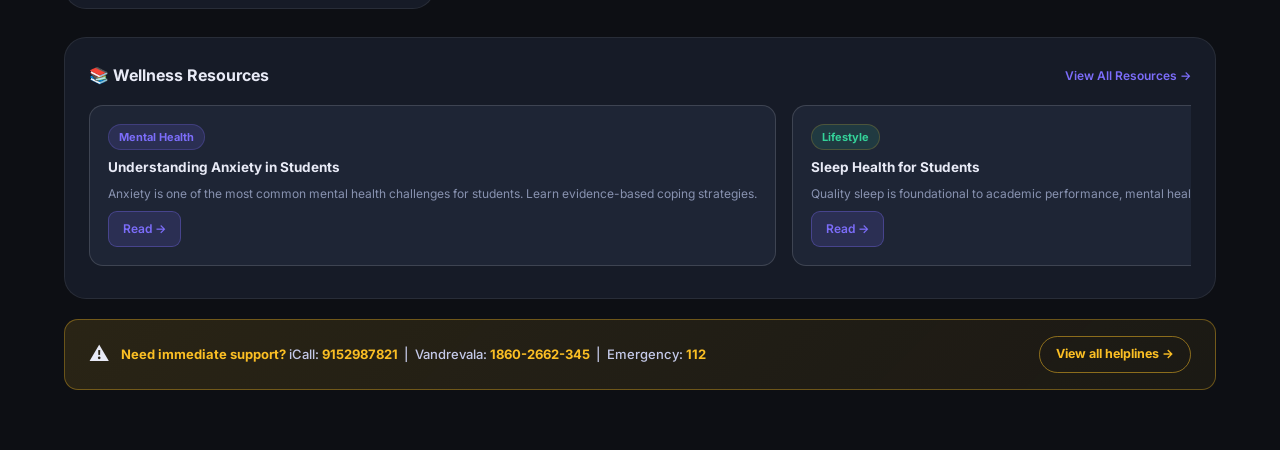
<file: groupid107/wellness-dashboard.html>
<!DOCTYPE html>
<html lang="en">
<head>
  <meta charset="UTF-8"/>
  <meta name="viewport" content="width=device-width, initial-scale=1.0"/>
  <title>WellnessConnect — Wellness Dashboard</title>
  <link rel="preconnect" href="https://fonts.googleapis.com">
  <link href="https://fonts.googleapis.com/css2?family=Inter:wght@300;400;500;600;700;800&display=swap" rel="stylesheet">
  <link rel="stylesheet" href="styles.css"/>
  <style>
    /* ─── BASE LAYOUT ─── */
    .wd-wrap {
      max-width: 1200px;
      margin: 0 auto;
      padding: 90px 24px 60px;
      position: relative;
      z-index: 1;
    }

    /* ─── GREETING HERO ─── */
    .greeting-bar {
      background: linear-gradient(135deg, #14183a 0%, #0e1628 50%, #12102e 100%);
      border: 1px solid var(--border2);
      border-radius: var(--radius-lg);
      padding: 32px 36px;
      display: flex;
      align-items: center;
      justify-content: space-between;
      gap: 24px;
      margin-bottom: 28px;
      position: relative;
      overflow: hidden;
      box-shadow: 0 8px 40px rgba(124,109,250,0.12);
    }
    .greeting-bar::before {
      content: '';
      position: absolute;
      top: -80px; right: -80px;
      width: 300px; height: 300px;
      background: radial-gradient(circle, rgba(124,109,250,0.18), transparent 70%);
      pointer-events: none;
    }
    .greeting-bar::after {
      content: '';
      position: absolute;
      bottom: -60px; left: 20%;
      width: 200px; height: 200px;
      background: radial-gradient(circle, rgba(34,211,238,0.08), transparent 70%);
      pointer-events: none;
    }
    .greeting-left { position: relative; z-index: 1; }
    .greeting-left h1 {
      font-size: clamp(22px, 3vw, 30px);
      font-weight: 800;
      letter-spacing: -0.5px;
      margin-bottom: 6px;
      background: linear-gradient(135deg, #fff 30%, var(--primary));
      -webkit-background-clip: text;
      -webkit-text-fill-color: transparent;
      background-clip: text;
    }
    .greeting-left p { font-size: 14px; color: var(--muted); }
    .greeting-right {
      display: flex;
      flex-direction: column;
      align-items: flex-end;
      gap: 12px;
      position: relative;
      z-index: 1;
      flex-shrink: 0;
    }
    .greeting-date {
      font-size: 13px;
      color: var(--muted);
      font-weight: 500;
    }
    .greeting-actions { display: flex; gap: 10px; flex-wrap: wrap; justify-content: flex-end; }
    .ga-btn {
      padding: 9px 18px;
      border-radius: 30px;
      font-size: 13px;
      font-weight: 600;
      cursor: pointer;
      font-family: var(--font);
      text-decoration: none;
      transition: all .22s;
      border: 1.5px solid var(--primary);
      color: var(--primary);
      background: var(--primary-light);
      display: inline-flex;
      align-items: center;
      gap: 6px;
    }
    .ga-btn:hover {
      background: var(--primary);
      color: #fff;
      box-shadow: 0 0 20px var(--primary-glow);
      transform: translateY(-2px);
    }
    .ga-btn.solid {
      background: linear-gradient(135deg, var(--primary), var(--primary-dark));
      color: #fff;
      border-color: transparent;
    }
    .ga-btn.solid:hover {
      box-shadow: 0 0 24px var(--primary-glow);
      transform: translateY(-2px);
    }

    /* ─── QUICK STATS ─── */
    .stats-row {
      display: grid;
      grid-template-columns: repeat(4, 1fr);
      gap: 16px;
      margin-bottom: 28px;
    }
    .stat-card {
      background: var(--surface);
      border: 1px solid var(--border);
      border-radius: var(--radius);
      padding: 22px 20px;
      display: flex;
      flex-direction: column;
      gap: 6px;
      position: relative;
      overflow: hidden;
      transition: all .25s;
      cursor: default;
    }
    .stat-card::after {
      content: '';
      position: absolute;
      bottom: 0; left: 0; right: 0;
      height: 3px;
      border-radius: 0 0 var(--radius) var(--radius);
    }
    .stat-card:nth-child(1)::after { background: var(--primary); }
    .stat-card:nth-child(2)::after { background: var(--accent); }
    .stat-card:nth-child(3)::after { background: var(--success); }
    .stat-card:nth-child(4)::after { background: var(--warning); }
    .stat-card:hover {
      transform: translateY(-4px);
      border-color: var(--border2);
      box-shadow: 0 8px 32px rgba(0,0,0,0.25);
    }
    .stat-icon { font-size: 26px; line-height: 1; }
    .stat-num {
      font-size: 36px;
      font-weight: 800;
      line-height: 1;
      color: var(--text);
      letter-spacing: -1px;
    }
    .stat-label { font-size: 12.5px; color: var(--muted); font-weight: 500; }

    /* ─── MAIN GRID ─── */
    .wd-grid {
      display: grid;
      grid-template-columns: repeat(3, 1fr);
      gap: 20px;
      margin-bottom: 28px;
    }
    .wd-col-2 { grid-column: span 2; }

    /* ─── WIDGET CARD ─── */
    .widget {
      background: var(--surface);
      border: 1px solid var(--border);
      border-radius: var(--radius-lg);
      padding: 24px;
      display: flex;
      flex-direction: column;
      gap: 16px;
      transition: all .25s;
      opacity: 0;
      transform: translateY(24px);
      animation: widgetIn .5s ease forwards;
    }
    .widget:hover {
      border-color: var(--border2);
      box-shadow: 0 8px 40px rgba(0,0,0,0.3);
      transform: translateY(-2px);
    }
    @keyframes widgetIn {
      to { opacity: 1; transform: translateY(0); }
    }
    .widget:nth-child(1) { animation-delay: 0.05s; }
    .widget:nth-child(2) { animation-delay: 0.10s; }
    .widget:nth-child(3) { animation-delay: 0.15s; }
    .widget:nth-child(4) { animation-delay: 0.20s; }
    .widget:nth-child(5) { animation-delay: 0.25s; }
    .widget:nth-child(6) { animation-delay: 0.30s; }

    .widget-header {
      display: flex;
      align-items: center;
      gap: 10px;
    }
    .widget-title {
      font-size: 15px;
      font-weight: 700;
      flex: 1;
      color: var(--text);
    }
    .widget-action {
      font-size: 12px;
      color: var(--primary);
      text-decoration: none;
      font-weight: 600;
      white-space: nowrap;
      transition: color .2s;
    }
    .widget-action:hover { color: var(--accent); }
    .widget-divider {
      height: 1px;
      background: var(--border);
      margin: -4px 0;
    }

    /* ─── QUICK CHAT WIDGET ─── */
    .qc-messages {
      display: flex;
      flex-direction: column;
      gap: 10px;
      max-height: 200px;
      overflow-y: auto;
      padding-right: 4px;
    }
    .qc-messages::-webkit-scrollbar { width: 4px; }
    .qc-messages::-webkit-scrollbar-track { background: transparent; }
    .qc-messages::-webkit-scrollbar-thumb { background: var(--border2); border-radius: 2px; }
    .qc-msg {
      display: flex;
      gap: 8px;
      align-items: flex-start;
    }
    .qc-msg.user { flex-direction: row-reverse; }
    .qc-bubble {
      max-width: 78%;
      padding: 9px 13px;
      border-radius: 12px;
      font-size: 13px;
      line-height: 1.55;
      color: var(--text2);
    }
    .qc-msg.bot .qc-bubble {
      background: var(--surface2);
      border: 1px solid var(--border);
      border-bottom-left-radius: 4px;
    }
    .qc-msg.user .qc-bubble {
      background: linear-gradient(135deg, var(--primary), var(--primary-dark));
      color: #fff;
      border-bottom-right-radius: 4px;
    }
    .qc-avatar {
      width: 28px; height: 28px;
      border-radius: 50%;
      background: var(--primary-light);
      border: 1.5px solid rgba(124,109,250,0.4);
      display: flex; align-items: center; justify-content: center;
      font-size: 14px;
      flex-shrink: 0;
    }
    .qc-welcome {
      text-align: center;
      padding: 12px 0;
    }
    .qc-welcome p {
      font-size: 13px;
      color: var(--muted);
      margin-bottom: 14px;
      line-height: 1.6;
    }
    .qc-chips {
      display: grid;
      grid-template-columns: 1fr 1fr;
      gap: 8px;
    }
    .qc-chip {
      padding: 9px 12px;
      background: var(--surface2);
      border: 1px solid var(--border2);
      border-radius: var(--radius-sm);
      font-size: 12.5px;
      color: var(--text2);
      cursor: pointer;
      font-family: var(--font);
      text-align: left;
      transition: all .2s;
      font-weight: 500;
    }
    .qc-chip:hover {
      border-color: var(--primary);
      background: var(--primary-light);
      color: var(--text);
      transform: translateY(-1px);
    }
    .qc-input-row {
      display: flex;
      gap: 8px;
      align-items: center;
    }
    .qc-input {
      flex: 1;
      padding: 10px 14px;
      background: var(--surface2);
      border: 1.5px solid var(--border2);
      border-radius: 30px;
      font-family: var(--font);
      font-size: 13px;
      color: var(--text);
      outline: none;
      transition: all .22s;
    }
    .qc-input:focus {
      border-color: var(--primary);
      box-shadow: 0 0 0 3px var(--primary-light);
    }
    .qc-input::placeholder { color: var(--light); }
    .qc-send {
      width: 36px; height: 36px;
      border-radius: 50%;
      background: linear-gradient(135deg, var(--primary), var(--primary-dark));
      border: none;
      cursor: pointer;
      display: flex; align-items: center; justify-content: center;
      flex-shrink: 0;
      transition: all .2s;
      color: #fff;
    }
    .qc-send:hover {
      transform: scale(1.1);
      box-shadow: 0 0 16px var(--primary-glow);
    }

    /* ─── APPOINTMENT WIDGET ─── */
    .appt-card {
      background: var(--surface2);
      border: 1px solid var(--border2);
      border-radius: var(--radius);
      padding: 16px;
      display: flex;
      gap: 14px;
      align-items: flex-start;
    }
    .appt-date-box {
      background: var(--primary-light);
      border: 1.5px solid rgba(124,109,250,0.35);
      border-radius: var(--radius-sm);
      padding: 10px 14px;
      text-align: center;
      flex-shrink: 0;
      min-width: 52px;
    }
    .appt-date-box .adb-day {
      font-size: 24px;
      font-weight: 800;
      color: var(--primary);
      line-height: 1;
    }
    .appt-date-box .adb-mon {
      font-size: 11px;
      color: var(--muted);
      font-weight: 600;
      text-transform: uppercase;
      letter-spacing: 0.5px;
    }
    .appt-info { flex: 1; min-width: 0; }
    .appt-type { font-size: 14px; font-weight: 700; color: var(--text); margin-bottom: 4px; }
    .appt-meta { font-size: 12px; color: var(--muted); margin-bottom: 8px; }
    .appt-ref { font-size: 11px; color: var(--light); font-family: monospace; }
    .status-badge {
      display: inline-block;
      padding: 3px 10px;
      border-radius: 20px;
      font-size: 11px;
      font-weight: 700;
      letter-spacing: 0.3px;
    }
    .status-upcoming { background: rgba(124,109,250,0.15); color: var(--primary); }
    .status-completed { background: rgba(52,211,153,0.15); color: var(--success); }
    .status-cancelled { background: rgba(248,113,113,0.15); color: var(--danger); }
    .empty-state {
      text-align: center;
      padding: 20px 10px;
    }
    .empty-state p { font-size: 13px; color: var(--muted); margin-bottom: 14px; line-height: 1.6; }
    .empty-icon { font-size: 36px; margin-bottom: 10px; }

    /* ─── MEAL PLAN WIDGET ─── */
    .meal-row {
      display: flex;
      align-items: center;
      gap: 12px;
      padding: 10px 0;
      border-bottom: 1px solid var(--border);
    }
    .meal-row:last-child { border-bottom: none; }
    .meal-icon-wrap {
      width: 36px; height: 36px;
      border-radius: var(--radius-sm);
      background: var(--surface2);
      display: flex; align-items: center; justify-content: center;
      font-size: 18px;
      flex-shrink: 0;
    }
    .meal-info { flex: 1; min-width: 0; }
    .meal-label { font-size: 11px; color: var(--muted); font-weight: 600; text-transform: uppercase; letter-spacing: 0.5px; }
    .meal-name { font-size: 13px; color: var(--text); font-weight: 500; white-space: nowrap; overflow: hidden; text-overflow: ellipsis; }
    .meal-cals { font-size: 11.5px; color: var(--light); flex-shrink: 0; }

    /* ─── WELLNESS TIPS ─── */
    .tip-item {
      display: flex;
      gap: 12px;
      padding: 12px 0;
      border-bottom: 1px solid var(--border);
    }
    .tip-item:last-child { border-bottom: none; }
    .tip-icon-wrap {
      width: 38px; height: 38px;
      border-radius: var(--radius-sm);
      display: flex; align-items: center; justify-content: center;
      font-size: 18px;
      flex-shrink: 0;
    }
    .tip-icon-wrap.purple { background: rgba(124,109,250,0.15); }
    .tip-icon-wrap.cyan   { background: rgba(34,211,238,0.12); }
    .tip-icon-wrap.green  { background: rgba(52,211,153,0.12); }
    .tip-text h4 { font-size: 13px; font-weight: 700; color: var(--text); margin-bottom: 3px; }
    .tip-text p  { font-size: 12px; color: var(--muted); line-height: 1.55; }

    /* ─── ACTIVITY FEED ─── */
    .activity-list {
      display: flex;
      flex-direction: column;
      gap: 0;
    }
    .activity-item {
      display: flex;
      gap: 12px;
      padding: 10px 0;
      position: relative;
    }
    .activity-item:not(:last-child)::before {
      content: '';
      position: absolute;
      left: 14px; top: 36px;
      width: 2px;
      height: calc(100% - 20px);
      background: var(--border);
    }
    .activity-dot-wrap {
      width: 30px; height: 30px;
      border-radius: 50%;
      display: flex; align-items: center; justify-content: center;
      font-size: 13px;
      flex-shrink: 0;
      position: relative;
      z-index: 1;
    }
    .dot-appt    { background: rgba(124,109,250,0.2); border: 2px solid rgba(124,109,250,0.5); }
    .dot-meal    { background: rgba(52,211,153,0.15); border: 2px solid rgba(52,211,153,0.4); }
    .dot-chat    { background: rgba(34,211,238,0.12); border: 2px solid rgba(34,211,238,0.35); }
    .dot-done    { background: rgba(251,191,36,0.12); border: 2px solid rgba(251,191,36,0.4); }
    .activity-content { flex: 1; padding-top: 2px; }
    .activity-desc { font-size: 13px; color: var(--text2); line-height: 1.5; }
    .activity-time { font-size: 11.5px; color: var(--light); margin-top: 2px; }
    .no-activity {
      text-align: center;
      padding: 16px;
      font-size: 13px;
      color: var(--muted);
    }

    /* ─── WELLNESS SCORE ─── */
    .score-center {
      display: flex;
      flex-direction: column;
      align-items: center;
      gap: 12px;
    }
    .score-ring-wrap { position: relative; width: 120px; height: 120px; }
    .score-ring-wrap svg { transform: rotate(-90deg); }
    .score-ring-bg { fill: none; stroke: var(--surface2); stroke-width: 10; }
    .score-ring-fill {
      fill: none;
      stroke-width: 10;
      stroke-linecap: round;
      stroke: url(#scoreGrad);
      stroke-dasharray: 339.3;
      stroke-dashoffset: 339.3;
      transition: stroke-dashoffset 1.4s cubic-bezier(0.4,0,0.2,1);
    }
    .score-text {
      position: absolute;
      inset: 0;
      display: flex;
      flex-direction: column;
      align-items: center;
      justify-content: center;
    }
    .score-num { font-size: 28px; font-weight: 800; color: var(--text); line-height: 1; }
    .score-max { font-size: 11px; color: var(--muted); }
    .score-label-badge {
      padding: 4px 14px;
      border-radius: 20px;
      font-size: 12px;
      font-weight: 700;
      background: var(--primary-light);
      color: var(--primary);
    }
    .score-steps { width: 100%; display: flex; flex-direction: column; gap: 8px; }
    .score-step {
      display: flex;
      align-items: center;
      gap: 9px;
      font-size: 12.5px;
      color: var(--muted);
    }
    .score-step.done { color: var(--text2); }
    .score-step-dot {
      width: 8px; height: 8px;
      border-radius: 50%;
      flex-shrink: 0;
      background: var(--border2);
    }
    .score-step.done .score-step-dot { background: var(--success); }

    /* ─── RESOURCES PREVIEW ─── */
    .resources-preview {
      background: var(--surface);
      border: 1px solid var(--border);
      border-radius: var(--radius-lg);
      padding: 24px;
      margin-bottom: 20px;
    }
    .resources-scroll {
      display: flex;
      gap: 16px;
      overflow-x: auto;
      padding-bottom: 8px;
      scrollbar-width: thin;
      scrollbar-color: var(--border2) transparent;
    }
    .resources-scroll::-webkit-scrollbar { height: 4px; }
    .resources-scroll::-webkit-scrollbar-track { background: transparent; }
    .resources-scroll::-webkit-scrollbar-thumb { background: var(--border2); border-radius: 2px; }
    .res-card {
      background: var(--surface2);
      border: 1px solid var(--border2);
      border-radius: var(--radius);
      padding: 18px;
      min-width: 240px;
      flex-shrink: 0;
      display: flex;
      flex-direction: column;
      gap: 8px;
      transition: all .22s;
    }
    .res-card:hover {
      border-color: var(--primary);
      transform: translateY(-3px);
      box-shadow: 0 8px 28px rgba(124,109,250,0.15);
    }
    .res-tag {
      display: inline-block;
      padding: 3px 10px;
      border-radius: 20px;
      font-size: 11px;
      font-weight: 700;
      align-self: flex-start;
    }
    .tag-mental   { background: rgba(124,109,250,0.15); color: var(--primary); }
    .tag-lifestyle{ background: rgba(52,211,153,0.12); color: var(--success); }
    .tag-physical { background: rgba(34,211,238,0.12); color: var(--accent); }
    .tag-crisis   { background: rgba(248,113,113,0.12); color: var(--danger); }
    .res-card h4 { font-size: 13.5px; font-weight: 700; color: var(--text); line-height: 1.4; }
    .res-card p  { font-size: 12px; color: var(--muted); line-height: 1.55; flex: 1; }
    .res-read-btn {
      padding: 7px 14px;
      border-radius: var(--radius-sm);
      background: var(--primary-light);
      border: 1px solid rgba(124,109,250,0.35);
      color: var(--primary);
      font-size: 12px;
      font-weight: 600;
      font-family: var(--font);
      cursor: pointer;
      transition: all .2s;
      align-self: flex-start;
      text-decoration: none;
    }
    .res-read-btn:hover {
      background: var(--primary);
      color: #fff;
      border-color: transparent;
    }

    /* ─── CRISIS FOOTER BAR ─── */
    .crisis-bar {
      background: linear-gradient(135deg, rgba(251,191,36,0.12), rgba(251,191,36,0.06));
      border: 1px solid rgba(251,191,36,0.35);
      border-radius: var(--radius);
      padding: 16px 24px;
      display: flex;
      align-items: center;
      gap: 12px;
      flex-wrap: wrap;
    }
    .crisis-bar-icon { font-size: 20px; flex-shrink: 0; }
    .crisis-bar-text {
      flex: 1;
      font-size: 13px;
      color: var(--text2);
      font-weight: 500;
    }
    .crisis-bar-text strong { color: var(--warning); }
    .crisis-bar-link {
      font-size: 12.5px;
      color: var(--warning);
      font-weight: 700;
      text-decoration: none;
      padding: 7px 16px;
      border: 1.5px solid rgba(251,191,36,0.5);
      border-radius: 20px;
      transition: all .2s;
      white-space: nowrap;
    }
    .crisis-bar-link:hover {
      background: rgba(251,191,36,0.15);
    }

    /* ─── MINI BUTTON ─── */
    .mini-btn {
      display: inline-flex;
      align-items: center;
      gap: 6px;
      padding: 8px 16px;
      border-radius: 30px;
      background: linear-gradient(135deg, var(--primary), var(--primary-dark));
      color: #fff;
      font-size: 13px;
      font-weight: 600;
      font-family: var(--font);
      cursor: pointer;
      border: none;
      text-decoration: none;
      transition: all .22s;
    }
    .mini-btn:hover {
      transform: translateY(-2px);
      box-shadow: 0 0 20px var(--primary-glow);
    }
    .mini-btn.outline {
      background: transparent;
      border: 1.5px solid var(--primary);
      color: var(--primary);
    }
    .mini-btn.outline:hover {
      background: var(--primary-light);
    }

    /* ─── RESPONSIVE ─── */
    @media (max-width: 960px) {
      .wd-grid { grid-template-columns: 1fr 1fr; }
      .wd-col-2 { grid-column: span 2; }
      .stats-row { grid-template-columns: repeat(2, 1fr); }
    }
    @media (max-width: 640px) {
      .wd-grid { grid-template-columns: 1fr; }
      .wd-col-2 { grid-column: span 1; }
      .stats-row { grid-template-columns: repeat(2, 1fr); }
      .greeting-bar { flex-direction: column; align-items: flex-start; }
      .greeting-right { align-items: flex-start; width: 100%; }
      .greeting-actions { width: 100%; }
      .ga-btn { flex: 1; justify-content: center; }
      .wd-wrap { padding: 80px 16px 60px; }
    }
    @media (max-width: 400px) {
      .stats-row { grid-template-columns: 1fr; }
    }
  </style>
</head>
<body>
<canvas id="particles" style="position:fixed;inset:0;z-index:0;pointer-events:none"></canvas>

<!-- ─── HEADER ─── -->
<header class="header" id="header">
  <div class="container nav-container">
    <a href="index.html" class="logo" style="text-decoration:none">
      <div class="logo-icon">
        <svg viewBox="0 0 40 40" fill="none" width="40" height="40">
          <circle cx="20" cy="20" r="20" fill="#4f7dff"/>
          <path d="M20 10 C14 10 10 14.5 10 19.5 C10 25 14 28 20 33 C26 28 30 25 30 19.5 C30 14.5 26 10 20 10Z" fill="white" opacity="0.9"/>
          <rect x="18.5" y="15" width="3" height="9" rx="1.5" fill="#4f7dff"/>
          <rect x="15" y="18.5" width="10" height="3" rx="1.5" fill="#4f7dff"/>
        </svg>
      </div>
      <div class="logo-text">
        <span class="logo-main">WellnessConnect</span>
        <span class="logo-sub">Student Health Assistant</span>
      </div>
    </a>
    <nav class="nav-links">
      <a href="index.html" class="nav-link">Chat</a>
      <a href="resources.html" class="nav-link">Resources</a>
      <a href="index.html" class="nav-link">Book</a>
      <a href="helplines.html" class="nav-link">Helplines</a>
      <a href="ai-assistant.html" class="nav-link">🤖 AI Chat</a>
      <a href="meal-plan.html" class="nav-link">🥗 Meal Plan</a>
      <a href="wellness-dashboard.html" class="nav-link active">📊 Dashboard</a>
    </nav>
    <div class="nav-right">
      <a href="register.html" class="register-nav-btn">✨ Register / Login</a>
      <button class="emergency-btn" onclick="window.location.href='helplines.html'">🆘 Emergency</button>
    </div>
    <button class="hamburger" id="hamburger" aria-label="Menu">
      <span></span><span></span><span></span>
    </button>
  </div>
</header>

<!-- ─── PAGE ─── -->
<div class="wd-wrap">

  <!-- GREETING BAR -->
  <div class="greeting-bar" id="greetingBar">
    <div class="greeting-left">
      <h1 id="greetingText">Good morning! 👋</h1>
      <p>Here's your wellness overview for today</p>
    </div>
    <div class="greeting-right">
      <div class="greeting-date" id="todayDate"></div>
      <div class="greeting-actions">
        <a href="ai-assistant.html" class="ga-btn">💬 Chat with Arogya</a>
        <a href="index.html" onclick="sessionStorage.setItem('goTo','book')" class="ga-btn solid">📅 Book Appointment</a>
      </div>
    </div>
  </div>

  <!-- QUICK STATS -->
  <div class="stats-row">
    <div class="stat-card">
      <div class="stat-icon">🗓️</div>
      <div class="stat-num" data-target="0" id="statAppt">0</div>
      <div class="stat-label">Upcoming Appointments</div>
    </div>
    <div class="stat-card">
      <div class="stat-icon">💬</div>
      <div class="stat-num" data-target="0" id="statConv">0</div>
      <div class="stat-label">AI Conversations</div>
    </div>
    <div class="stat-card">
      <div class="stat-icon">🥗</div>
      <div class="stat-num" data-target="0" id="statMeal">0</div>
      <div class="stat-label">Saved Meal Plans</div>
    </div>
    <div class="stat-card">
      <div class="stat-icon">✅</div>
      <div class="stat-num" data-target="0" id="statDone">0</div>
      <div class="stat-label">Completed Sessions</div>
    </div>
  </div>

  <!-- MAIN GRID -->
  <div class="wd-grid">

    <!-- WIDGET 1: Quick Chat (2 cols) -->
    <div class="widget wd-col-2">
      <div class="widget-header">
        <div class="widget-title">💬 Quick Chat with Arogya</div>
        <a href="ai-assistant.html" class="widget-action">Open Full Chat →</a>
      </div>
      <div class="widget-divider"></div>
      <div class="qc-messages" id="qcMessages"></div>
      <div class="qc-input-row">
        <input
          type="text"
          class="qc-input"
          id="qcInput"
          placeholder="Ask Arogya something…"
          onkeydown="if(event.key==='Enter')sendQuickChat()"
        />
        <button class="qc-send" onclick="sendQuickChat()" title="Send">
          <svg viewBox="0 0 24 24" fill="none" stroke="currentColor" stroke-width="2.5" width="16" height="16">
            <line x1="22" y1="2" x2="11" y2="13"></line>
            <polygon points="22 2 15 22 11 13 2 9 22 2"></polygon>
          </svg>
        </button>
      </div>
    </div>

    <!-- WIDGET 2: Next Appointment -->
    <div class="widget">
      <div class="widget-header">
        <div class="widget-title">📅 Next Appointment</div>
        <a href="dashboard.html" class="widget-action">View All →</a>
      </div>
      <div class="widget-divider"></div>
      <div id="nextApptContent"></div>
    </div>

    <!-- WIDGET 3: Today's Meal Plan -->
    <div class="widget">
      <div class="widget-header">
        <div class="widget-title">🥗 Today's Meal Plan</div>
        <a href="meal-plan.html" class="widget-action">View Full →</a>
      </div>
      <div class="widget-divider"></div>
      <div id="mealPlanContent"></div>
    </div>

    <!-- WIDGET 4: Wellness Tips -->
    <div class="widget">
      <div class="widget-header">
        <div class="widget-title">✨ Your Wellness Tips</div>
        <a href="ai-assistant.html" class="widget-action">More tips →</a>
      </div>
      <div class="widget-divider"></div>
      <div id="wellnessTipsContent"></div>
    </div>

    <!-- WIDGET 5: Recent Activity -->
    <div class="widget">
      <div class="widget-header">
        <div class="widget-title">🕐 Recent Activity</div>
        <a href="dashboard.html" class="widget-action">View all →</a>
      </div>
      <div class="widget-divider"></div>
      <div class="activity-list" id="activityFeed"></div>
    </div>

    <!-- WIDGET 6: Wellness Score -->
    <div class="widget">
      <div class="widget-header">
        <div class="widget-title">🌟 Wellness Score</div>
      </div>
      <div class="widget-divider"></div>
      <div class="score-center" id="scoreCenter">
        <div class="score-ring-wrap">
          <svg width="120" height="120" viewBox="0 0 120 120">
            <defs>
              <linearGradient id="scoreGrad" x1="0%" y1="0%" x2="100%" y2="0%">
                <stop offset="0%" style="stop-color:var(--primary)"/>
                <stop offset="100%" style="stop-color:var(--accent)"/>
              </linearGradient>
            </defs>
            <circle class="score-ring-bg" cx="60" cy="60" r="54"/>
            <circle class="score-ring-fill" id="scoreRing" cx="60" cy="60" r="54"/>
          </svg>
          <div class="score-text">
            <div class="score-num" id="scoreNum">0</div>
            <div class="score-max">/100</div>
          </div>
        </div>
        <div class="score-label-badge" id="scoreLabelBadge">Getting Started</div>
        <div class="score-steps" id="scoreSteps"></div>
      </div>
    </div>

  </div><!-- /wd-grid -->

  <!-- RESOURCES PREVIEW -->
  <div class="resources-preview">
    <div class="widget-header" style="margin-bottom:16px">
      <div class="widget-title" style="font-size:16px">📚 Wellness Resources</div>
      <a href="resources.html" class="widget-action">View All Resources →</a>
    </div>
    <div class="resources-scroll" id="resourcesScroll"></div>
  </div>

  <!-- CRISIS BAR -->
  <div class="crisis-bar">
    <div class="crisis-bar-icon">⚠️</div>
    <div class="crisis-bar-text">
      <strong>Need immediate support?</strong>
      iCall: <strong>9152987821</strong> &nbsp;|&nbsp;
      Vandrevala: <strong>1860-2662-345</strong> &nbsp;|&nbsp;
      Emergency: <strong>112</strong>
    </div>
    <a href="helplines.html" class="crisis-bar-link">View all helplines →</a>
  </div>

</div><!-- /wd-wrap -->

<script src="app.js"></script>
<script>
// ─── DATA HELPERS ───────────────────────────────────────────────────────────
function getUser()         { try { return JSON.parse(localStorage.getItem('wc_user') || '{}'); } catch(e) { return {}; } }
function getAppointments() { try { return JSON.parse(localStorage.getItem('wc_appointments') || '[]'); } catch(e) { return []; } }
function getConversations(){ try { return JSON.parse(localStorage.getItem('wc_conversations') || '[]'); } catch(e) { return []; } }
function getMealPlans()    { try { return JSON.parse(localStorage.getItem('wc_meal_plans') || '[]'); } catch(e) { return []; } }

// ─── GREETING ───────────────────────────────────────────────────────────────
(function initGreeting() {
  const user = getUser();
  const name = user.first ? `${user.first} ${user.last || ''}`.trim() : (user.name || user.fullName || '');
  const hour = new Date().getHours();
  const timeLabel = hour < 12 ? 'Good morning' : hour < 17 ? 'Good afternoon' : 'Good evening';
  const greeting = name ? `${timeLabel}, ${name}! 👋` : `${timeLabel}! 👋`;
  document.getElementById('greetingText').textContent = greeting;

  const now = new Date();
  document.getElementById('todayDate').textContent = now.toLocaleDateString('en-IN', {
    weekday: 'long', year: 'numeric', month: 'long', day: 'numeric'
  });
})();

// ─── COUNTER ANIMATION ──────────────────────────────────────────────────────
function animateCounter(el, target, duration) {
  const start = performance.now();
  function step(now) {
    const progress = Math.min((now - start) / duration, 1);
    const eased = 1 - Math.pow(1 - progress, 3);
    el.textContent = Math.round(eased * target);
    if (progress < 1) requestAnimationFrame(step);
  }
  requestAnimationFrame(step);
}

// ─── QUICK STATS ────────────────────────────────────────────────────────────
(function initStats() {
  const appts = getAppointments();
  const convs = getConversations();
  const meals = getMealPlans();

  const upcoming  = appts.filter(a => a.status === 'upcoming').length;
  const completed = appts.filter(a => a.status === 'completed').length;

  const pairs = [
    [document.getElementById('statAppt'), upcoming],
    [document.getElementById('statConv'), convs.length],
    [document.getElementById('statMeal'), meals.length],
    [document.getElementById('statDone'), completed],
  ];
  pairs.forEach(([el, val]) => animateCounter(el, val, 900));
})();

// ─── QUICK CHAT WIDGET ──────────────────────────────────────────────────────
(function initQuickChat() {
  const convs = getConversations();
  const container = document.getElementById('qcMessages');

  if (!convs.length) {
    // Welcome state with chips
    container.innerHTML = `
      <div class="qc-welcome">
        <p>👋 Hi! I'm <strong>Arogya</strong>. Start a conversation or pick a topic below.</p>
        <div class="qc-chips">
          <button class="qc-chip" onclick="launchChat('Build me a healthy meal plan')">🥗 Build a meal plan</button>
          <button class="qc-chip" onclick="launchChat('Give me sleep tips for students')">😴 Sleep tips</button>
          <button class="qc-chip" onclick="launchChat('Share fitness advice for a busy student')">💪 Fitness advice</button>
          <button class="qc-chip" onclick="launchChat('Help me manage stress and anxiety')">😌 Stress relief</button>
        </div>
      </div>`;
    return;
  }

  // Most recent conversation — show last 3 messages
  const latest = convs[convs.length - 1];
  const messages = Array.isArray(latest.messages) ? latest.messages : [];
  const slice = messages.slice(-3);

  if (!slice.length) {
    container.innerHTML = `<div class="qc-welcome"><p>No messages yet. Say hello to Arogya!</p></div>`;
    return;
  }

  slice.forEach(msg => {
    const isUser = msg.role === 'user';
    const avatar = isUser
      ? `<div class="qc-avatar">🧑</div>`
      : `<div class="qc-avatar">🤖</div>`;
    const text = (msg.content || msg.text || '').replace(/<[^>]*>/g, '').slice(0, 160);
    container.innerHTML += `
      <div class="qc-msg ${isUser ? 'user' : 'bot'}">
        ${isUser ? '' : avatar}
        <div class="qc-bubble">${text}</div>
        ${isUser ? avatar : ''}
      </div>`;
  });
  container.scrollTop = container.scrollHeight;
})();

function launchChat(msg) {
  sessionStorage.setItem('wc_prefill', msg);
  window.location.href = 'ai-assistant.html';
}

function sendQuickChat() {
  const input = document.getElementById('qcInput');
  const msg = input.value.trim();
  if (!msg) return;
  launchChat(msg);
}

// ─── NEXT APPOINTMENT ────────────────────────────────────────────────────────
(function initNextAppt() {
  const appts = getAppointments();
  const container = document.getElementById('nextApptContent');
  const upcoming = appts
    .filter(a => a.status === 'upcoming')
    .sort((a, b) => new Date(a.date) - new Date(b.date));

  if (!upcoming.length) {
    container.innerHTML = `
      <div class="empty-state">
        <div class="empty-icon">📭</div>
        <p>No upcoming appointments.<br>Book a session with a counsellor or clinician.</p>
        <a href="index.html" onclick="sessionStorage.setItem('goTo','book')" class="mini-btn">📅 Book Now</a>
      </div>`;
    return;
  }

  const next = upcoming[0];
  const d = new Date(next.date || next.preferredDate || Date.now());
  const day = d.getDate();
  const mon = d.toLocaleDateString('en-IN', { month: 'short' });
  const typeMap = { counsellor:'Mental Health Counsellor', clinic:'Campus Health Clinic', nutrition:'Nutritionist', physio:'Physiotherapist', online:'Tele-consultation' };
  const typeName = typeMap[next.type] || next.type || 'Appointment';
  const time = next.time || next.preferredTime || '—';
  const ref  = next.ref || next.id || 'WC-XXXXXX';

  container.innerHTML = `
    <div class="appt-card">
      <div class="appt-date-box">
        <div class="adb-day">${day}</div>
        <div class="adb-mon">${mon}</div>
      </div>
      <div class="appt-info">
        <div class="appt-type">${typeName}</div>
        <div class="appt-meta">🕐 ${time}</div>
        <div class="appt-ref">${ref}</div>
        <div style="margin-top:8px"><span class="status-badge status-upcoming">Upcoming</span></div>
      </div>
    </div>`;
})();

// ─── MEAL PLAN ───────────────────────────────────────────────────────────────
(function initMealPlan() {
  const plans = getMealPlans();
  const container = document.getElementById('mealPlanContent');

  if (!plans.length) {
    container.innerHTML = `
      <div class="empty-state">
        <div class="empty-icon">🥦</div>
        <p>No meal plan saved yet.<br>Let Arogya create a personalised plan for you.</p>
        <a href="meal-plan.html" class="mini-btn">🥗 Create Meal Plan</a>
      </div>`;
    return;
  }

  const latest = plans[plans.length - 1];
  const todayKey = new Date().toLocaleDateString('en-IN', { weekday: 'long' }).toLowerCase();

  // Try to find today's meals from the plan
  let meals = null;
  if (latest.days && typeof latest.days === 'object') {
    const keys = Object.keys(latest.days);
    const match = keys.find(k => k.toLowerCase().includes(todayKey.slice(0,3)));
    if (match) meals = latest.days[match];
  }
  if (!meals && latest.meals) meals = latest.meals;

  const mealSlots = [
    { label: 'Breakfast', icon: '🌅', key: 'breakfast' },
    { label: 'Lunch',     icon: '☀️',  key: 'lunch' },
    { label: 'Dinner',    icon: '🌙', key: 'dinner' },
  ];

  let html = '';
  mealSlots.forEach(slot => {
    const name = (meals && (meals[slot.key] || meals[slot.label.toLowerCase()]))
      || (latest[slot.key])
      || '—';
    const nameStr = typeof name === 'object' ? (name.name || JSON.stringify(name).slice(0,40)) : String(name).slice(0,60);
    html += `
      <div class="meal-row">
        <div class="meal-icon-wrap">${slot.icon}</div>
        <div class="meal-info">
          <div class="meal-label">${slot.label}</div>
          <div class="meal-name" title="${nameStr}">${nameStr || '—'}</div>
        </div>
      </div>`;
  });
  container.innerHTML = html;
})();

// ─── WELLNESS TIPS ───────────────────────────────────────────────────────────
(function initWellnessTips() {
  const ALL_TIPS = [
    { icon: '😴', color: 'purple', title: 'Consistent Sleep Schedule',      desc: 'Go to bed and wake up at the same time every day — even weekends — to regulate your circadian rhythm.' },
    { icon: '💧', color: 'cyan',   title: 'Stay Hydrated',                  desc: 'Drink at least 8 glasses of water daily; even mild dehydration reduces concentration by up to 20%.' },
    { icon: '🚶', color: 'green',  title: 'Move Every Hour',                desc: 'Take a 5-minute walk each hour of study — it boosts blood flow to the brain and reduces fatigue.' },
    { icon: '🧘', color: 'purple', title: 'Mindful Breathing',              desc: 'Try 4-7-8 breathing before stressful moments: inhale 4s, hold 7s, exhale 8s — calms the nervous system.' },
    { icon: '🥦', color: 'green',  title: 'Rainbow Plate',                  desc: 'Aim for 5 different coloured vegetables or fruits today — each colour provides unique antioxidants for brain health.' },
    { icon: '👥', color: 'cyan',   title: 'Reach Out to Someone',           desc: 'Social connection is as important as physical health — send one kind message to a friend or family member today.' },
    { icon: '📚', color: 'purple', title: 'Pomodoro Study Technique',       desc: 'Work in 25-minute focused blocks followed by a 5-minute break to maximise retention and prevent burnout.' },
    { icon: '🌞', color: 'cyan',   title: 'Morning Sunlight',               desc: 'Get 10–15 minutes of natural light in the morning to boost serotonin, set your internal clock, and improve mood.' },
    { icon: '✍️', color: 'green',  title: 'Evening Journaling',             desc: 'Write 3 things you are grateful for before bed — this simple habit measurably improves sleep quality and mood.' },
    { icon: '📵', color: 'purple', title: 'Digital Sunset',                 desc: 'Put your phone away 60 minutes before sleep; blue light suppresses melatonin and delays the onset of deep sleep.' },
    { icon: '🍽️', color: 'cyan',   title: 'Never Skip Breakfast',           desc: 'A protein-rich breakfast stabilises blood sugar, prevents mid-morning energy crashes, and sharpens morning focus.' },
    { icon: '🌿', color: 'green',  title: 'Nature Break',                   desc: 'Spending just 20 minutes in a green space reduces cortisol levels — even a campus park counts.' },
    { icon: '🎯', color: 'purple', title: 'One Task at a Time',             desc: 'Multitasking reduces efficiency by 40% — single-task focus protects both productivity and mental wellbeing.' },
    { icon: '🛁', color: 'cyan',   title: 'Wind-Down Routine',              desc: 'A consistent pre-sleep routine (shower, light reading, stretching) signals your brain to start releasing melatonin.' },
  ];

  // Pick 3 based on day of week to rotate daily
  const dayIndex = new Date().getDay();
  const start = (dayIndex * 3) % ALL_TIPS.length;
  const tips = [
    ALL_TIPS[start % ALL_TIPS.length],
    ALL_TIPS[(start + 1) % ALL_TIPS.length],
    ALL_TIPS[(start + 2) % ALL_TIPS.length],
  ];

  const container = document.getElementById('wellnessTipsContent');
  container.innerHTML = tips.map(t => `
    <div class="tip-item">
      <div class="tip-icon-wrap ${t.color}">${t.icon}</div>
      <div class="tip-text">
        <h4>${t.title}</h4>
        <p>${t.desc}</p>
      </div>
    </div>`).join('');
})();

// ─── ACTIVITY FEED ───────────────────────────────────────────────────────────
(function initActivityFeed() {
  const appts = getAppointments();
  const convs = getConversations();
  const meals = getMealPlans();

  function relTime(ts) {
    if (!ts) return '';
    const diff = Date.now() - new Date(ts).getTime();
    const mins = Math.floor(diff / 60000);
    if (mins < 1)   return 'Just now';
    if (mins < 60)  return `${mins} minute${mins > 1 ? 's' : ''} ago`;
    const hrs = Math.floor(mins / 60);
    if (hrs < 24)   return `${hrs} hour${hrs > 1 ? 's' : ''} ago`;
    const days = Math.floor(hrs / 24);
    if (days === 1) return 'Yesterday';
    if (days < 7)   return `${days} days ago`;
    return new Date(ts).toLocaleDateString('en-IN', { day: 'numeric', month: 'short' });
  }

  const typeMap = { counsellor:'Counsellor', clinic:'Health Clinic', nutrition:'Nutritionist', physio:'Physiotherapist', online:'Tele-consultation' };

  // Build events list
  const events = [];

  appts.forEach(a => {
    const ts = a.createdAt || a.bookedAt || a.date;
    const t  = typeMap[a.type] || a.type || 'Appointment';
    if (a.status === 'completed') {
      events.push({ type:'done',  icon:'✅', desc:`Completed: ${t}`, ts });
    } else if (a.status === 'upcoming' || !a.status) {
      events.push({ type:'appt',  icon:'📅', desc:`Booked: ${t}`, ts });
    }
  });

  meals.forEach(m => {
    const ts = m.createdAt || m.savedAt;
    events.push({ type:'meal', icon:'🥗', desc:'Meal plan created', ts });
  });

  convs.forEach(c => {
    const ts = c.startedAt || c.createdAt;
    events.push({ type:'chat', icon:'💬', desc:'AI conversation started', ts });
  });

  // Sort most recent first
  events.sort((a, b) => new Date(b.ts || 0) - new Date(a.ts || 0));

  const container = document.getElementById('activityFeed');
  if (!events.length) {
    container.innerHTML = `<div class="no-activity">No activity yet — start by booking an appointment or chatting with Arogya!</div>`;
    return;
  }

  const dotClass = { appt:'dot-appt', meal:'dot-meal', chat:'dot-chat', done:'dot-done' };
  container.innerHTML = events.slice(0, 6).map(ev => `
    <div class="activity-item">
      <div class="activity-dot-wrap ${dotClass[ev.type] || 'dot-appt'}">${ev.icon}</div>
      <div class="activity-content">
        <div class="activity-desc">${ev.desc}</div>
        <div class="activity-time">${relTime(ev.ts)}</div>
      </div>
    </div>`).join('');
})();

// ─── WELLNESS SCORE ──────────────────────────────────────────────────────────
(function initWellnessScore() {
  const appts = getAppointments();
  const convs = getConversations();
  const meals = getMealPlans();
  const user  = getUser();

  const hasAppts     = appts.length > 0;
  const hasMeals     = meals.length > 0;
  const hasConvs     = convs.length > 0;
  const profileDone  = !!(user.name && user.email);
  const multiDone    = appts.filter(a => a.status === 'completed').length > 1;

  const score = [hasAppts, hasMeals, hasConvs, profileDone, multiDone]
    .reduce((sum, v) => sum + (v ? 20 : 0), 0);

  const LABELS = [
    { min: 0,  label: 'Getting Started', color: 'var(--primary)' },
    { min: 20, label: 'Getting Started', color: 'var(--primary)' },
    { min: 40, label: 'Building Habits', color: 'var(--accent)' },
    { min: 60, label: 'On Track',        color: 'var(--success)' },
    { min: 80, label: 'Thriving',        color: 'var(--warning)' },
  ];
  const lv = LABELS.slice().reverse().find(l => score >= l.min) || LABELS[0];

  document.getElementById('scoreLabelBadge').textContent = lv.label;

  // Animate number
  animateCounter(document.getElementById('scoreNum'), score, 1000);

  // Animate ring (circumference = 2π×54 ≈ 339.3)
  const circ = 339.3;
  const offset = circ - (score / 100) * circ;
  setTimeout(() => {
    document.getElementById('scoreRing').style.strokeDashoffset = offset;
  }, 200);

  // Next steps
  const steps = [
    { done: hasAppts,    text: 'Book an appointment' },
    { done: hasMeals,    text: 'Save a meal plan' },
    { done: hasConvs,    text: 'Start an AI conversation' },
    { done: profileDone, text: 'Complete your profile' },
    { done: multiDone,   text: 'Complete 2+ sessions' },
  ];

  // Show up to 3 incomplete steps first, then completed ones
  const sorted = [...steps.filter(s => !s.done), ...steps.filter(s => s.done)].slice(0, 3);
  document.getElementById('scoreSteps').innerHTML = sorted.map(s => `
    <div class="score-step ${s.done ? 'done' : ''}">
      <div class="score-step-dot"></div>
      <span>${s.done ? '✓ ' : ''}${s.text}</span>
    </div>`).join('');
})();

// ─── RESOURCES PREVIEW ──────────────────────────────────────────────────────
(function initResourcesPreview() {
  const keys = ['anxiety', 'sleep', 'stress', 'nutrition'];
  const container = document.getElementById('resourcesScroll');

  if (typeof KNOWLEDGE_BASE === 'undefined') {
    container.innerHTML = '<p style="color:var(--muted);font-size:13px;padding:10px">Loading resources…</p>';
    return;
  }

  container.innerHTML = keys.map(key => {
    const r = KNOWLEDGE_BASE[key];
    if (!r) return '';
    return `
      <div class="res-card">
        <span class="res-tag ${r.tag || 'tag-mental'}">${r.tagLabel || 'Resource'}</span>
        <h4>${r.title}</h4>
        <p>${r.desc}</p>
        <a href="resources.html" class="res-read-btn">Read →</a>
      </div>`;
  }).join('');
})();

// ─── MOBILE NAV ─────────────────────────────────────────────────────────────
(function() {
  const ham = document.getElementById('hamburger');
  if (!ham) return;
  ham.addEventListener('click', () => {
    document.querySelector('.nav-links').classList.toggle('open');
    ham.classList.toggle('open');
  });
})();

// ─── SCROLL-TRIGGERED STAT CARD ANIMATION ───────────────────────────────────
(function() {
  const cards = document.querySelectorAll('.stat-card');
  cards.forEach((c, i) => {
    c.style.opacity = '0';
    c.style.transform = 'translateY(16px)';
    setTimeout(() => {
      c.style.transition = 'opacity .4s ease, transform .4s ease';
      c.style.opacity = '1';
      c.style.transform = 'translateY(0)';
    }, 80 + i * 70);
  });
})();
</script>
</body>
</html>
</file>
<file: groupid107/styles.css>
/* =========================================
   WellnessConnect — Dark Theme
   ========================================= */

*, *::before, *::after { box-sizing: border-box; margin: 0; padding: 0; }

:root {
  --primary:        #7c6dfa;
  --primary-dark:   #6254e0;
  --primary-light:  rgba(124,109,250,0.15);
  --primary-glow:   rgba(124,109,250,0.35);
  --accent:         #22d3ee;
  --accent-glow:    rgba(34,211,238,0.25);
  --success:        #34d399;
  --warning:        #fbbf24;
  --danger:         #f87171;
  --danger-glow:    rgba(248,113,113,0.25);

  --bg:             #0d0f14;
  --bg2:            #11141c;
  --surface:        #161b27;
  --surface2:       #1e2535;
  --surface3:       #242d42;
  --border:         rgba(255,255,255,0.08);
  --border2:        rgba(255,255,255,0.14);

  --text:           #e8eaf6;
  --text2:          #c5cae9;
  --muted:          #8892b0;
  --light:          #576082;

  --radius:         14px;
  --radius-sm:      9px;
  --radius-lg:      22px;
  --shadow:         0 4px 24px rgba(0,0,0,0.45);
  --shadow-lg:      0 12px 48px rgba(0,0,0,0.6);
  --glow:           0 0 40px rgba(124,109,250,0.18);
  --transition:     0.22s ease;
  --font:           'Inter', -apple-system, 'Segoe UI', system-ui, sans-serif;
}

html { scroll-behavior: smooth; }
body {
  font-family: var(--font);
  background: var(--bg);
  color: var(--text);
  font-size: 15px;
  line-height: 1.65;
  min-height: 100vh;
  -webkit-font-smoothing: antialiased;
}

a { color: var(--primary); text-decoration: none; }
a:hover { color: var(--accent); }
.container { max-width: 1200px; margin: 0 auto; padding: 0 24px; }
.mt-8  { margin-top: 8px; }
.mt-16 { margin-top: 16px; }
.full-width { width: 100%; }

.gradient-text {
  background: linear-gradient(135deg, var(--primary), var(--accent));
  -webkit-background-clip: text;
  -webkit-text-fill-color: transparent;
  background-clip: text;
}

/* ===== SCROLLBAR ===== */
::-webkit-scrollbar { width: 6px; height: 6px; }
::-webkit-scrollbar-track { background: var(--bg2); }
::-webkit-scrollbar-thumb { background: var(--surface3); border-radius: 8px; }
::-webkit-scrollbar-thumb:hover { background: var(--primary); }

/* ===== NOISE TEXTURE OVERLAY ===== */
body::before {
  content: '';
  position: fixed;
  inset: 0;
  background-image: url("data:image/svg+xml,%3Csvg viewBox='0 0 256 256' xmlns='http://www.w3.org/2000/svg'%3E%3Cfilter id='noise'%3E%3CfeTurbulence type='fractalNoise' baseFrequency='0.9' numOctaves='4' stitchTiles='stitch'/%3E%3C/filter%3E%3Crect width='100%25' height='100%25' filter='url(%23noise)' opacity='0.035'/%3E%3C/svg%3E");
  pointer-events: none;
  z-index: 0;
  opacity: 0.4;
}

/* ===== HEADER ===== */
.header {
  position: sticky;
  top: 0;
  z-index: 1000;
  background: rgba(13,15,20,0.85);
  backdrop-filter: blur(20px);
  -webkit-backdrop-filter: blur(20px);
  border-bottom: 1px solid var(--border);
  transition: box-shadow var(--transition), border-color var(--transition);
}
.header.scrolled {
  border-bottom-color: var(--border2);
  box-shadow: 0 1px 40px rgba(0,0,0,0.5);
}

.nav-container {
  display: flex;
  align-items: center;
  gap: 20px;
  height: 68px;
}

.logo { display: flex; align-items: center; gap: 10px; flex-shrink: 0; }
.logo-icon { display: flex; align-items: center; }
.logo-text { display: flex; flex-direction: column; line-height: 1.2; }
.logo-main { font-size: 17px; font-weight: 800; color: var(--text); letter-spacing: -0.3px; }
.logo-sub  { font-size: 11px; color: var(--muted); font-weight: 400; }

.nav-links { display: flex; gap: 2px; margin-left: auto; flex-wrap: nowrap; }
.nav-link {
  padding: 7px 10px;
  border-radius: var(--radius-sm);
  font-size: 14px;
  font-weight: 500;
  color: var(--muted);
  transition: all var(--transition);
  cursor: pointer;
}
.nav-link:hover, .nav-link.active {
  background: var(--primary-light);
  color: var(--primary);
  text-decoration: none;
}

.nav-right { display: flex; align-items: center; gap: 8px; flex-shrink: 0; }

.lang-selector {
  display: flex;
  background: var(--surface);
  border: 1px solid var(--border);
  border-radius: 20px;
  padding: 3px;
  gap: 2px;
}
.lang-btn {
  padding: 4px 11px;
  border: none;
  background: transparent;
  border-radius: 16px;
  font-size: 12px;
  font-weight: 700;
  color: var(--muted);
  cursor: pointer;
  transition: all var(--transition);
  font-family: var(--font);
}
.lang-btn.active {
  background: var(--primary);
  color: white;
  box-shadow: 0 0 10px var(--primary-glow);
}

.emergency-btn {
  padding: 7px 14px;
  background: rgba(248,113,113,0.1);
  border: 1px solid rgba(248,113,113,0.3);
  border-radius: 20px;
  font-size: 13px;
  font-weight: 600;
  color: var(--danger);
  cursor: pointer;
  transition: all var(--transition);
  font-family: var(--font);
  white-space: nowrap;
}
.emergency-btn:hover {
  background: var(--danger);
  color: white;
  border-color: var(--danger);
  box-shadow: 0 0 16px var(--danger-glow);
}

.register-nav-btn {
  padding: 7px 16px;
  background: linear-gradient(135deg, var(--primary), var(--primary-dark));
  border-radius: 20px;
  font-size: 13px;
  font-weight: 700;
  color: white;
  cursor: pointer;
  transition: all var(--transition);
  white-space: nowrap;
  box-shadow: 0 0 14px var(--primary-glow);
  text-decoration: none;
  display: inline-flex;
  align-items: center;
}
.register-nav-btn:hover {
  transform: translateY(-2px);
  box-shadow: 0 0 26px var(--primary-glow);
  filter: brightness(1.1);
  color: white;
}

/* cursor blink for streaming */
.cursor-blink {
  display: inline-block;
  color: var(--primary);
  animation: cursorPulse .7s ease-in-out infinite;
  font-weight: 300;
}
@keyframes cursorPulse { 0%,100% { opacity: 1; } 50% { opacity: 0; } }

.hamburger { display: none; flex-direction: column; gap: 5px; background: none; border: none; cursor: pointer; padding: 4px; }
.hamburger span { display: block; width: 22px; height: 2px; background: var(--muted); border-radius: 2px; transition: all var(--transition); }

/* ===== HERO ===== */
.hero {
  position: relative;
  padding: 100px 0 80px;
  overflow: hidden;
}

/* Animated bg orbs */
.hero-bg {
  position: absolute;
  inset: 0;
  pointer-events: none;
}
.hero-bg::before {
  content: '';
  position: absolute;
  top: -100px; right: 5%;
  width: 700px; height: 700px;
  background: radial-gradient(circle, rgba(124,109,250,0.13) 0%, transparent 65%);
  border-radius: 50%;
  animation: drift1 12s ease-in-out infinite alternate;
}
.hero-bg::after {
  content: '';
  position: absolute;
  bottom: -150px; left: 10%;
  width: 600px; height: 600px;
  background: radial-gradient(circle, rgba(34,211,238,0.09) 0%, transparent 65%);
  border-radius: 50%;
  animation: drift2 14s ease-in-out infinite alternate;
}
@keyframes drift1 { from { transform: translate(0,0) scale(1); } to { transform: translate(40px,-30px) scale(1.08); } }
@keyframes drift2 { from { transform: translate(0,0) scale(1); } to { transform: translate(-30px,40px) scale(1.06); } }

/* Grid lines bg */
.hero::before {
  content: '';
  position: absolute;
  inset: 0;
  background-image:
    linear-gradient(rgba(124,109,250,0.04) 1px, transparent 1px),
    linear-gradient(90deg, rgba(124,109,250,0.04) 1px, transparent 1px);
  background-size: 60px 60px;
  mask-image: radial-gradient(ellipse 80% 80% at 50% 50%, black 40%, transparent 100%);
  pointer-events: none;
}

.hero-content {
  position: relative;
  z-index: 2;
  max-width: 640px;
}

.hero-badge {
  display: inline-flex;
  align-items: center;
  gap: 8px;
  padding: 6px 16px;
  background: var(--primary-light);
  border: 1px solid rgba(124,109,250,0.3);
  color: var(--primary);
  border-radius: 20px;
  font-size: 13px;
  font-weight: 600;
  margin-bottom: 24px;
}

.hero-title {
  font-size: clamp(34px, 5.5vw, 58px);
  font-weight: 800;
  line-height: 1.1;
  letter-spacing: -1.5px;
  margin-bottom: 22px;
  color: var(--text);
}

.hero-desc {
  font-size: 17px;
  color: var(--muted);
  margin-bottom: 36px;
  line-height: 1.75;
}

.hero-actions { display: flex; gap: 14px; flex-wrap: wrap; margin-bottom: 56px; }

.hero-stats { display: flex; gap: 36px; flex-wrap: wrap; }
.stat { display: flex; flex-direction: column; }
.stat-num { font-size: 26px; font-weight: 800; color: var(--primary); line-height: 1; }
.stat-label { font-size: 12px; color: var(--muted); margin-top: 3px; }

.hero-visual {
  position: absolute;
  right: 60px;
  top: 50%;
  transform: translateY(-50%);
  width: 360px;
  height: 360px;
}

.floating-card {
  position: absolute;
  background: var(--surface);
  border: 1px solid var(--border2);
  border-radius: 14px;
  padding: 13px 20px;
  display: flex;
  align-items: center;
  gap: 10px;
  font-size: 14px;
  font-weight: 600;
  color: var(--text2);
  box-shadow: var(--shadow), 0 0 0 1px var(--border);
  animation: float 4.5s ease-in-out infinite;
  backdrop-filter: blur(10px);
}
.fc-icon { font-size: 20px; }
.fc1 { top: 10px;  left: 10px;  animation-delay: 0s;   border-color: rgba(124,109,250,0.3); }
.fc2 { top: 90px;  right: 0;    animation-delay: 1s;   border-color: rgba(34,211,238,0.3); }
.fc3 { bottom: 90px; left: 0;   animation-delay: 2s;   border-color: rgba(52,211,153,0.3); }
.fc4 { bottom: 10px; right: 10px; animation-delay: 0.5s; border-color: rgba(251,191,36,0.3); }

@keyframes float {
  0%,100% { transform: translateY(0); }
  50% { transform: translateY(-12px); }
}

/* ===== DISCLAIMER BANNER ===== */
.disclaimer-banner {
  background: rgba(251,191,36,0.06);
  border-top: 1px solid rgba(251,191,36,0.18);
  border-bottom: 1px solid rgba(251,191,36,0.18);
  padding: 13px 0;
}
.disclaimer-banner .container {
  display: flex;
  align-items: flex-start;
  gap: 10px;
  font-size: 13.5px;
  color: #c9a227;
  line-height: 1.5;
}
.disclaimer-icon { font-size: 16px; flex-shrink: 0; margin-top: 2px; }

/* ===== BUTTONS ===== */
.btn {
  display: inline-flex;
  align-items: center;
  justify-content: center;
  gap: 8px;
  padding: 11px 24px;
  border-radius: var(--radius-sm);
  font-size: 14px;
  font-weight: 600;
  cursor: pointer;
  border: none;
  transition: all var(--transition);
  font-family: var(--font);
  text-decoration: none;
  line-height: 1.4;
  position: relative;
  overflow: hidden;
}

.btn-primary {
  background: linear-gradient(135deg, var(--primary), var(--primary-dark));
  color: white;
  box-shadow: 0 4px 20px var(--primary-glow);
}
.btn-primary:hover {
  transform: translateY(-2px);
  box-shadow: 0 8px 30px var(--primary-glow);
  filter: brightness(1.1);
  color: white;
}

.btn-outline {
  background: transparent;
  color: var(--primary);
  border: 1.5px solid var(--primary);
}
.btn-outline:hover {
  background: var(--primary-light);
  box-shadow: 0 0 20px var(--primary-glow);
  color: var(--primary);
}

.btn-secondary {
  background: var(--surface2);
  color: var(--text2);
  border: 1px solid var(--border2);
}
.btn-secondary:hover { background: var(--surface3); color: var(--text); }

.btn-urgent {
  background: linear-gradient(135deg, #ef4444, #dc2626);
  color: white;
  box-shadow: 0 4px 20px var(--danger-glow);
}
.btn-urgent:hover {
  transform: translateY(-2px);
  box-shadow: 0 8px 30px var(--danger-glow);
  color: white;
}

/* ===== SECTIONS ===== */
.main-sections { min-height: 70vh; }
.section { display: none; padding: 70px 0; }
.section.active { display: block; }

.section-header { text-align: center; margin-bottom: 44px; }
.section-header h2 {
  font-size: 34px;
  font-weight: 800;
  letter-spacing: -0.8px;
  margin-bottom: 12px;
  color: var(--text);
}
.section-header p { font-size: 16px; color: var(--muted); max-width: 540px; margin: 0 auto; }

/* ===== CHAT ===== */
.section-grid {
  display: grid;
  grid-template-columns: 1fr 320px;
  gap: 24px;
  align-items: start;
}

.chat-panel {
  background: var(--surface);
  border: 1px solid var(--border2);
  border-radius: var(--radius-lg);
  overflow: hidden;
  box-shadow: var(--shadow-lg), var(--glow);
  display: flex;
  flex-direction: column;
  height: calc(100vh - 200px);
  min-height: 540px;
  max-height: 760px;
}

.chat-header {
  background: linear-gradient(135deg, #1a1040, #111830);
  border-bottom: 1px solid var(--border2);
  padding: 16px 20px;
  display: flex;
  align-items: center;
  gap: 12px;
  color: var(--text);
  position: relative;
  overflow: hidden;
}
.chat-header::before {
  content: '';
  position: absolute;
  top: -30px; right: -30px;
  width: 120px; height: 120px;
  background: radial-gradient(circle, var(--primary-glow), transparent 70%);
  pointer-events: none;
}
.chat-avatar {
  width: 40px; height: 40px;
  border-radius: 50%;
  background: var(--primary-light);
  border: 1.5px solid rgba(124,109,250,0.5);
  display: flex; align-items: center; justify-content: center;
  flex-shrink: 0;
  box-shadow: 0 0 14px var(--primary-glow);
}
.chat-name { font-size: 16px; font-weight: 700; color: var(--text); }
.chat-status { font-size: 12px; color: var(--muted); display: flex; align-items: center; gap: 6px; }
.status-dot {
  width: 7px; height: 7px;
  background: var(--success);
  border-radius: 50%;
  animation: pulse 2.2s ease-in-out infinite;
  box-shadow: 0 0 8px var(--success);
  display: inline-block;
}
@keyframes pulse { 0%,100% { opacity:1; } 50% { opacity:0.35; } }

.clear-chat-btn {
  margin-left: auto;
  padding: 5px 12px;
  background: rgba(248,113,113,0.1);
  border: 1px solid rgba(248,113,113,0.25);
  border-radius: 20px;
  font-size: 12px;
  font-weight: 600;
  color: var(--danger);
  cursor: pointer;
  transition: all var(--transition);
  font-family: var(--font);
  white-space: nowrap;
}
.clear-chat-btn:hover {
  background: var(--danger);
  color: white;
  border-color: var(--danger);
  box-shadow: 0 0 12px var(--danger-glow);
}

.chat-lang-tag {
  margin-left: 8px;
  background: var(--primary-light);
  border: 1px solid rgba(124,109,250,0.3);
  padding: 3px 10px;
  border-radius: 12px;
  font-size: 11px;
  font-weight: 700;
  color: var(--primary);
  letter-spacing: 0.5px;
}

.chat-messages {
  flex: 1;
  overflow-y: auto;
  padding: 20px;
  display: flex;
  flex-direction: column;
  gap: 14px;
  background: var(--bg2);
}

.msg-group { display: flex; flex-direction: column; gap: 4px; }
.msg-group.bot  { align-items: flex-start; }
.msg-group.user { align-items: flex-end; }

.msg {
  max-width: 84%;
  padding: 13px 17px;
  border-radius: 18px;
  font-size: 14.5px;
  line-height: 1.65;
}
.bot-msg {
  background: var(--surface2);
  border: 1px solid var(--border2);
  border-bottom-left-radius: 4px;
  color: var(--text2);
}
.user-msg {
  background: linear-gradient(135deg, var(--primary), var(--primary-dark));
  color: white;
  border-bottom-right-radius: 4px;
  box-shadow: 0 4px 16px var(--primary-glow);
}
.msg-citation {
  margin-top: 8px;
  font-size: 11.5px;
  color: var(--muted);
  background: var(--surface3);
  padding: 4px 10px;
  border-radius: 8px;
  border: 1px solid var(--border);
  display: inline-block;
}
.msg-citation.urgent { background: rgba(248,113,113,0.1); border-color: rgba(248,113,113,0.3); color: var(--danger); }
.msg-source { font-size: 11px; color: var(--light); margin-top: 4px; padding: 0 4px; }
.msg ul { padding-left: 18px; margin-top: 4px; }
.msg li { margin: 2px 0; }

.quick-prompts { padding: 6px 0; }
.qp-label { font-size: 12px; color: var(--muted); margin-bottom: 8px; font-weight: 500; }
.qp-grid { display: flex; flex-wrap: wrap; gap: 8px; }
.qp-btn {
  padding: 6px 14px;
  border: 1px solid var(--border2);
  border-radius: 20px;
  font-size: 13px;
  background: var(--surface2);
  color: var(--text2);
  cursor: pointer;
  transition: all var(--transition);
  font-family: var(--font);
}
.qp-btn:hover {
  border-color: var(--primary);
  color: var(--primary);
  background: var(--primary-light);
  box-shadow: 0 0 10px var(--primary-glow);
}

.chat-input-area {
  padding: 14px 16px;
  border-top: 1px solid var(--border);
  background: var(--surface);
}
.typing-indicator {
  display: flex;
  align-items: center;
  gap: 8px;
  padding: 6px 8px;
  font-size: 12.5px;
  color: var(--muted);
  margin-bottom: 8px;
}
.dots { display: flex; gap: 4px; }
.dots div {
  width: 6px; height: 6px;
  background: var(--primary);
  border-radius: 50%;
  animation: bounce 1.4s ease-in-out infinite;
  box-shadow: 0 0 6px var(--primary);
}
.dots div:nth-child(2) { animation-delay: 0.2s; }
.dots div:nth-child(3) { animation-delay: 0.4s; }
@keyframes bounce { 0%,80%,100% { transform:translateY(0); } 40% { transform:translateY(-7px); } }

.chat-input-row { display: flex; gap: 10px; align-items: flex-end; }
.chat-input {
  flex: 1;
  border: 1.5px solid var(--border2);
  border-radius: 12px;
  padding: 10px 14px;
  font-family: var(--font);
  font-size: 14px;
  resize: none;
  outline: none;
  transition: all var(--transition);
  line-height: 1.5;
  max-height: 100px;
  overflow-y: auto;
  background: var(--surface2);
  color: var(--text);
}
.chat-input::placeholder { color: var(--light); }
.chat-input:focus {
  border-color: var(--primary);
  box-shadow: 0 0 0 3px var(--primary-light), 0 0 16px var(--primary-glow);
  background: var(--surface3);
}

.send-btn {
  width: 42px; height: 42px;
  background: linear-gradient(135deg, var(--primary), var(--primary-dark));
  color: white;
  border: none;
  border-radius: 50%;
  cursor: pointer;
  display: flex; align-items: center; justify-content: center;
  transition: all var(--transition);
  flex-shrink: 0;
  box-shadow: 0 0 14px var(--primary-glow);
}
.send-btn:hover { transform: scale(1.08); box-shadow: 0 0 24px var(--primary-glow); }
.send-btn:active { transform: scale(0.94); }

.mic-btn {
  width: 42px; height: 42px;
  background: var(--surface2);
  color: var(--muted);
  border: 1.5px solid var(--border2);
  border-radius: 50%;
  cursor: pointer;
  display: flex; align-items: center; justify-content: center;
  transition: all var(--transition);
  flex-shrink: 0;
}
.mic-btn:hover {
  background: var(--primary-light);
  color: var(--primary);
  border-color: rgba(124,109,250,0.5);
  box-shadow: 0 0 14px var(--primary-glow);
}
.mic-btn.listening {
  background: rgba(248,113,113,0.15);
  color: var(--danger);
  border-color: rgba(248,113,113,0.5);
  box-shadow: 0 0 18px var(--danger-glow);
  animation: micPulse 1.2s ease-in-out infinite;
}
@keyframes micPulse {
  0%,100% { box-shadow: 0 0 10px var(--danger-glow); }
  50%      { box-shadow: 0 0 26px rgba(248,113,113,0.5); }
}

.input-note { font-size: 11.5px; color: var(--light); margin-top: 6px; }

/* ===== SIDEBAR ===== */
.chat-sidebar { display: flex; flex-direction: column; gap: 16px; }
.sidebar-card {
  background: var(--surface);
  border: 1px solid var(--border2);
  border-radius: var(--radius);
  padding: 20px;
}
.sidebar-title { font-size: 14px; font-weight: 700; margin-bottom: 14px; color: var(--text); }
.sidebar-title.urgent { color: var(--danger); }
.urgent-card { border-color: rgba(248,113,113,0.25); background: rgba(248,113,113,0.05); }
.urgent-card p { font-size: 13px; color: var(--muted); margin-bottom: 12px; }

.topic-list { display: flex; flex-direction: column; gap: 6px; }
.topic-btn {
  width: 100%;
  text-align: left;
  padding: 9px 12px;
  background: var(--surface2);
  border: 1px solid var(--border);
  border-radius: var(--radius-sm);
  font-size: 13.5px;
  font-family: var(--font);
  cursor: pointer;
  color: var(--text2);
  font-weight: 500;
  transition: all var(--transition);
}
.topic-btn:hover {
  background: var(--primary-light);
  border-color: rgba(124,109,250,0.4);
  color: var(--primary);
  transform: translateX(3px);
}

/* ===== RESOURCES ===== */
.resources-filter {
  display: flex;
  gap: 8px;
  margin-bottom: 30px;
  flex-wrap: wrap;
  justify-content: center;
}
.filter-btn {
  padding: 8px 20px;
  border: 1px solid var(--border2);
  border-radius: 20px;
  font-size: 13.5px;
  font-family: var(--font);
  cursor: pointer;
  background: var(--surface);
  color: var(--muted);
  font-weight: 500;
  transition: all var(--transition);
}
.filter-btn.active, .filter-btn:hover {
  background: var(--primary);
  color: white;
  border-color: var(--primary);
  box-shadow: 0 0 16px var(--primary-glow);
}

.resources-grid {
  display: grid;
  grid-template-columns: repeat(auto-fill, minmax(300px, 1fr));
  gap: 20px;
}
.resource-card {
  background: var(--surface);
  border: 1px solid var(--border2);
  border-radius: var(--radius);
  padding: 24px;
  transition: all var(--transition);
  cursor: pointer;
  position: relative;
  overflow: hidden;
}
.resource-card::before {
  content: '';
  position: absolute;
  inset: 0;
  background: linear-gradient(135deg, var(--primary-light), transparent);
  opacity: 0;
  transition: opacity var(--transition);
}
.resource-card:hover {
  border-color: rgba(124,109,250,0.4);
  transform: translateY(-4px);
  box-shadow: var(--shadow), 0 0 30px var(--primary-glow);
}
.resource-card:hover::before { opacity: 1; }

.resource-tag {
  display: inline-block;
  padding: 3px 11px;
  border-radius: 20px;
  font-size: 11.5px;
  font-weight: 700;
  margin-bottom: 14px;
  letter-spacing: 0.3px;
  position: relative;
}
.tag-mental   { background: rgba(124,109,250,0.15); color: #a78bfa; border: 1px solid rgba(124,109,250,0.25); }
.tag-physical { background: rgba(52,211,153,0.12);  color: #34d399; border: 1px solid rgba(52,211,153,0.25); }
.tag-lifestyle{ background: rgba(251,191,36,0.1);   color: #fbbf24; border: 1px solid rgba(251,191,36,0.2); }
.tag-crisis   { background: rgba(248,113,113,0.12); color: #f87171; border: 1px solid rgba(248,113,113,0.25); }

.resource-title { font-size: 16px; font-weight: 700; margin-bottom: 8px; color: var(--text); position: relative; }
.resource-desc  { font-size: 13.5px; color: var(--muted); line-height: 1.58; margin-bottom: 14px; position: relative; }
.resource-source{ font-size: 11.5px; color: var(--light); display: flex; align-items: center; gap: 6px; position: relative; }
.resource-source::before { content: "📚"; }

/* ===== BOOK ===== */
.book-grid {
  display: grid;
  grid-template-columns: 1fr 360px;
  gap: 28px;
  align-items: start;
}
.book-form-card {
  background: var(--surface);
  border: 1px solid var(--border2);
  border-radius: var(--radius-lg);
  padding: 36px;
  box-shadow: var(--shadow-lg), var(--glow);
}
.book-form-card h3 { font-size: 22px; font-weight: 800; margin-bottom: 28px; color: var(--text); }

.form-group { margin-bottom: 18px; }
.form-row { display: grid; grid-template-columns: 1fr 1fr; gap: 16px; }
.form-group label {
  display: block;
  font-size: 13px;
  font-weight: 600;
  margin-bottom: 7px;
  color: var(--muted);
  text-transform: uppercase;
  letter-spacing: 0.5px;
}
.form-input {
  width: 100%;
  padding: 11px 14px;
  border: 1.5px solid var(--border2);
  border-radius: var(--radius-sm);
  font-family: var(--font);
  font-size: 14px;
  outline: none;
  transition: all var(--transition);
  background: var(--surface2);
  color: var(--text);
}
.form-input::placeholder { color: var(--light); }
.form-input:focus {
  border-color: var(--primary);
  box-shadow: 0 0 0 3px var(--primary-light);
  background: var(--surface3);
}
.form-input option { background: var(--surface2); color: var(--text); }
.form-textarea { resize: vertical; min-height: 80px; }

.form-check {
  display: flex;
  align-items: flex-start;
  gap: 10px;
  margin-bottom: 8px;
  font-size: 13px;
  color: var(--muted);
}
.form-check input[type=checkbox] {
  width: 16px; height: 16px;
  margin-top: 2px;
  flex-shrink: 0;
  accent-color: var(--primary);
}

.book-info-panel { display: flex; flex-direction: column; gap: 16px; }
.info-card {
  background: var(--surface);
  border: 1px solid var(--border2);
  border-radius: var(--radius);
  padding: 20px;
  transition: all var(--transition);
}
.info-card:hover { border-color: rgba(124,109,250,0.3); box-shadow: 0 0 20px var(--primary-glow); }
.info-icon { font-size: 26px; margin-bottom: 10px; }
.info-card h4 { font-size: 15px; font-weight: 700; margin-bottom: 7px; color: var(--text); }
.info-card p { font-size: 13.5px; color: var(--muted); line-height: 1.6; }

.availability-grid {
  background: var(--surface);
  border: 1px solid var(--border2);
  border-radius: var(--radius);
  padding: 20px;
}
.availability-grid h4 { font-size: 14px; font-weight: 700; margin-bottom: 14px; color: var(--text); }
.avail-slots { display: grid; grid-template-columns: 1fr 1fr; gap: 8px; }
.avail-slot {
  padding: 8px 10px;
  border-radius: 8px;
  font-size: 12.5px;
  font-weight: 600;
  text-align: center;
}
.avail-slot.open    { background: rgba(52,211,153,0.1);  color: #34d399; border: 1px solid rgba(52,211,153,0.2); }
.avail-slot.limited { background: rgba(251,191,36,0.08); color: #fbbf24; border: 1px solid rgba(251,191,36,0.2); }
.avail-slot.full    { background: var(--surface2); color: var(--light); text-decoration: line-through; border: 1px solid var(--border); }

/* ===== HELPLINES ===== */
.crisis-banner {
  background: linear-gradient(135deg, rgba(248,113,113,0.1), rgba(220,38,38,0.06));
  border: 1.5px solid rgba(248,113,113,0.3);
  border-radius: var(--radius);
  padding: 22px 28px;
  display: flex;
  align-items: center;
  gap: 20px;
  margin-bottom: 36px;
  flex-wrap: wrap;
  box-shadow: 0 0 40px var(--danger-glow);
}
.crisis-icon { font-size: 36px; flex-shrink: 0; }
.crisis-banner strong { display: block; font-size: 16px; color: var(--danger); margin-bottom: 4px; }
.crisis-banner p { font-size: 13.5px; color: #f87171aa; }
.crisis-banner .btn { margin-left: auto; flex-shrink: 0; }

.helplines-grid {
  display: grid;
  grid-template-columns: repeat(auto-fill, minmax(300px, 1fr));
  gap: 20px;
}
.helpline-card {
  background: var(--surface);
  border: 1px solid var(--border2);
  border-radius: var(--radius);
  padding: 24px;
  transition: all var(--transition);
  position: relative;
  overflow: hidden;
}
.helpline-card::after {
  content: '';
  position: absolute;
  top: 0; left: 0;
  width: 3px; height: 100%;
  background: linear-gradient(180deg, var(--primary), var(--accent));
  opacity: 0;
  transition: opacity var(--transition);
}
.helpline-card:hover {
  border-color: rgba(124,109,250,0.35);
  transform: translateY(-3px);
  box-shadow: var(--shadow), 0 0 24px var(--primary-glow);
}
.helpline-card:hover::after { opacity: 1; }

.hl-category { font-size: 11px; font-weight: 700; text-transform: uppercase; letter-spacing: 0.7px; color: var(--muted); margin-bottom: 6px; }
.hl-name  { font-size: 18px; font-weight: 800; margin-bottom: 6px; color: var(--text); }
.hl-desc  { font-size: 13px; color: var(--muted); margin-bottom: 16px; line-height: 1.55; }
.hl-number {
  display: inline-flex;
  align-items: center;
  gap: 8px;
  background: var(--primary-light);
  border: 1px solid rgba(124,109,250,0.3);
  color: var(--primary);
  border-radius: 8px;
  padding: 8px 16px;
  font-size: 17px;
  font-weight: 800;
  letter-spacing: 0.5px;
  margin-bottom: 8px;
  font-family: monospace;
}
.hl-hours { font-size: 12px; color: var(--light); }
.hl-actions { display: flex; gap: 8px; margin-top: 14px; }
.hl-btn {
  padding: 8px 18px;
  border-radius: 8px;
  font-size: 13px;
  font-weight: 600;
  cursor: pointer;
  font-family: var(--font);
  border: none;
  transition: all var(--transition);
}
.hl-call {
  background: linear-gradient(135deg, var(--primary), var(--primary-dark));
  color: white;
  box-shadow: 0 0 12px var(--primary-glow);
}
.hl-call:hover { box-shadow: 0 0 22px var(--primary-glow); transform: translateY(-1px); }
.hl-chat { background: var(--surface2); color: var(--text2); border: 1px solid var(--border2); }
.hl-chat:hover { background: var(--surface3); }

/* ===== MODAL ===== */
.modal-overlay {
  position: fixed;
  inset: 0;
  background: rgba(0,0,0,0.7);
  z-index: 2000;
  display: flex;
  align-items: center;
  justify-content: center;
  padding: 20px;
  backdrop-filter: blur(8px);
}
.modal {
  background: var(--surface);
  border: 1px solid var(--border2);
  border-radius: var(--radius-lg);
  padding: 44px 40px;
  max-width: 460px;
  width: 100%;
  text-align: center;
  box-shadow: var(--shadow-lg), var(--glow);
  position: relative;
  max-height: 90vh;
  overflow-y: auto;
}
.modal-large { max-width: 640px; text-align: left; padding: 34px; }
.modal-icon  { font-size: 52px; margin-bottom: 16px; }
.modal h3    { font-size: 22px; font-weight: 800; margin-bottom: 12px; color: var(--text); }
.modal p     { font-size: 15px; color: var(--muted); margin-bottom: 24px; line-height: 1.65; }
.modal-ref {
  background: var(--surface2);
  border: 1px solid var(--border2);
  border-radius: var(--radius-sm);
  padding: 10px 16px;
  font-size: 13px;
  font-weight: 700;
  color: var(--primary);
  margin-bottom: 28px;
  font-family: monospace;
  letter-spacing: 0.5px;
}
.modal-close {
  position: absolute;
  top: 16px; right: 16px;
  width: 32px; height: 32px;
  background: var(--surface2);
  border: 1px solid var(--border);
  border-radius: 50%;
  cursor: pointer;
  font-size: 14px;
  color: var(--muted);
  display: flex; align-items: center; justify-content: center;
  transition: all var(--transition);
  font-family: var(--font);
}
.modal-close:hover { background: var(--danger); color: white; border-color: var(--danger); }

/* ===== TRIAGE ALERT ===== */
.triage-alert {
  position: fixed;
  bottom: 28px;
  right: 28px;
  max-width: 390px;
  z-index: 1500;
  animation: slideUp 0.3s ease;
}
@keyframes slideUp { from { transform: translateY(20px); opacity: 0; } to { transform: translateY(0); opacity: 1; } }

.triage-content {
  background: rgba(30,25,10,0.95);
  border: 1.5px solid rgba(251,191,36,0.3);
  border-radius: var(--radius);
  padding: 16px 20px;
  display: flex;
  align-items: flex-start;
  gap: 12px;
  box-shadow: 0 12px 40px rgba(0,0,0,0.5), 0 0 30px rgba(251,191,36,0.15);
  backdrop-filter: blur(12px);
}
.triage-icon  { font-size: 20px; flex-shrink: 0; }
.triage-content strong { display: block; font-size: 14px; color: #fbbf24; margin-bottom: 4px; }
.triage-content p { font-size: 13px; color: #c9a227; line-height: 1.5; }
.triage-close { background: none; border: none; cursor: pointer; font-size: 14px; color: var(--muted); margin-left: auto; flex-shrink: 0; padding: 0; }
.triage-close:hover { color: var(--text); }

/* ===== RESOURCE MODAL CONTENT ===== */
.rm-header  { margin-bottom: 20px; }
.rm-title   { font-size: 22px; font-weight: 800; margin-bottom: 8px; color: var(--text); }
.rm-meta    { display: flex; gap: 12px; align-items: center; flex-wrap: wrap; margin-bottom: 12px; }
.rm-source  { font-size: 12.5px; color: var(--muted); }
.rm-body h4 { font-size: 15px; font-weight: 700; margin: 18px 0 7px; color: var(--text); }
.rm-body p  { font-size: 14px; color: var(--muted); line-height: 1.68; margin-bottom: 8px; }
.rm-body ul { padding-left: 20px; }
.rm-body li { font-size: 14px; color: var(--muted); margin: 4px 0; line-height: 1.55; }
.rm-cta {
  margin-top: 24px;
  padding: 16px;
  background: var(--primary-light);
  border-radius: var(--radius-sm);
  border-left: 3px solid var(--primary);
}
.rm-cta strong { display: block; font-size: 14px; margin-bottom: 4px; color: var(--text); }
.rm-cta p { font-size: 13px; margin: 0; color: var(--muted); }

/* ===== FOOTER ===== */
.footer {
  background: var(--bg2);
  border-top: 1px solid var(--border);
  padding: 56px 0 0;
  margin-top: 80px;
}
.footer-grid {
  display: grid;
  grid-template-columns: 2fr 1fr 1fr;
  gap: 48px;
  margin-bottom: 40px;
}
.footer-brand .logo { margin-bottom: 14px; }
.footer-tagline { font-size: 13.5px; color: var(--muted); margin-bottom: 10px; }
.footer-langs   { font-size: 13px; color: var(--primary); }

.footer-links { display: flex; flex-direction: column; }
.footer-links h5 { color: var(--text2); font-size: 12px; font-weight: 700; margin-bottom: 14px; text-transform: uppercase; letter-spacing: 0.8px; }
.footer-links a, .footer-links p { font-size: 13.5px; color: var(--muted); margin-bottom: 8px; transition: color var(--transition); display: block; }
.footer-links a:hover { color: var(--primary); text-decoration: none; }

.footer-bottom {
  border-top: 1px solid var(--border);
  padding: 18px 24px;
  text-align: center;
  font-size: 12.5px;
  color: var(--light);
}

/* ===== MOBILE NAV ===== */
.mobile-nav {
  display: none;
  position: fixed;
  inset: 0;
  background: rgba(0,0,0,0.7);
  z-index: 999;
  backdrop-filter: blur(6px);
}
.mobile-nav.open { display: block; }
.mobile-nav-panel {
  position: absolute;
  top: 0; right: 0;
  width: 280px; height: 100%;
  background: var(--surface);
  border-left: 1px solid var(--border2);
  padding: 80px 24px 24px;
  display: flex;
  flex-direction: column;
  gap: 6px;
  box-shadow: -8px 0 40px rgba(0,0,0,0.5);
}
.mobile-nav-close {
  position: absolute;
  top: 20px; right: 20px;
  width: 36px; height: 36px;
  background: var(--surface2);
  border: 1px solid var(--border);
  border-radius: 50%;
  cursor: pointer;
  font-size: 16px;
  display: flex; align-items: center; justify-content: center;
  font-family: var(--font);
  color: var(--muted);
}
.mobile-nav-link {
  padding: 12px 16px;
  border-radius: var(--radius-sm);
  font-size: 15px;
  font-weight: 600;
  color: var(--text2);
  cursor: pointer;
  transition: all var(--transition);
  border: none;
  background: none;
  text-align: left;
  font-family: var(--font);
  width: 100%;
}
.mobile-nav-link:hover { background: var(--primary-light); color: var(--primary); }

/* ===== RESPONSIVE ===== */
@media (max-width: 1200px) {
  .nav-link { font-size: 12.5px; padding: 6px 8px; }
  .logo-sub { display: none; }
}
@media (max-width: 1024px) {
  .hero-visual { display: none; }
  .section-grid { grid-template-columns: 1fr; }
  .chat-sidebar { display: grid; grid-template-columns: repeat(auto-fill, minmax(250px, 1fr)); }
  .book-grid { grid-template-columns: 1fr; }
  .footer-grid { grid-template-columns: 1fr 1fr; }
  .nav-links { display: none; }
  .hamburger { display: flex; }
  .nav-right .register-nav-btn { display: none; }
}
@media (max-width: 768px) {
  .nav-links { display: none; }
  .hamburger { display: flex; }
  .nav-right .emergency-btn { display: none; }
  .section { padding: 44px 0; }
  .hero { padding: 56px 0 44px; }
  .hero-title { font-size: 30px; }
  .hero-actions { flex-direction: column; gap: 10px; }
  .hero-actions .btn { width: 100%; text-align: center; }
  .hero-stats { gap: 22px; }
  .chat-panel { height: calc(100vh - 180px); max-height: none; min-height: 480px; }
  .chat-sidebar { grid-template-columns: 1fr; }
  .form-row { grid-template-columns: 1fr; }
  .footer-grid { grid-template-columns: 1fr; gap: 28px; }
  .crisis-banner { flex-direction: column; align-items: flex-start; }
  .crisis-banner .btn { margin-left: 0; }
}
@media (max-width: 480px) {
  .container { padding: 0 16px; }
  .modal { padding: 28px 20px; }
  .book-form-card { padding: 22px 18px; }
}
</file>
